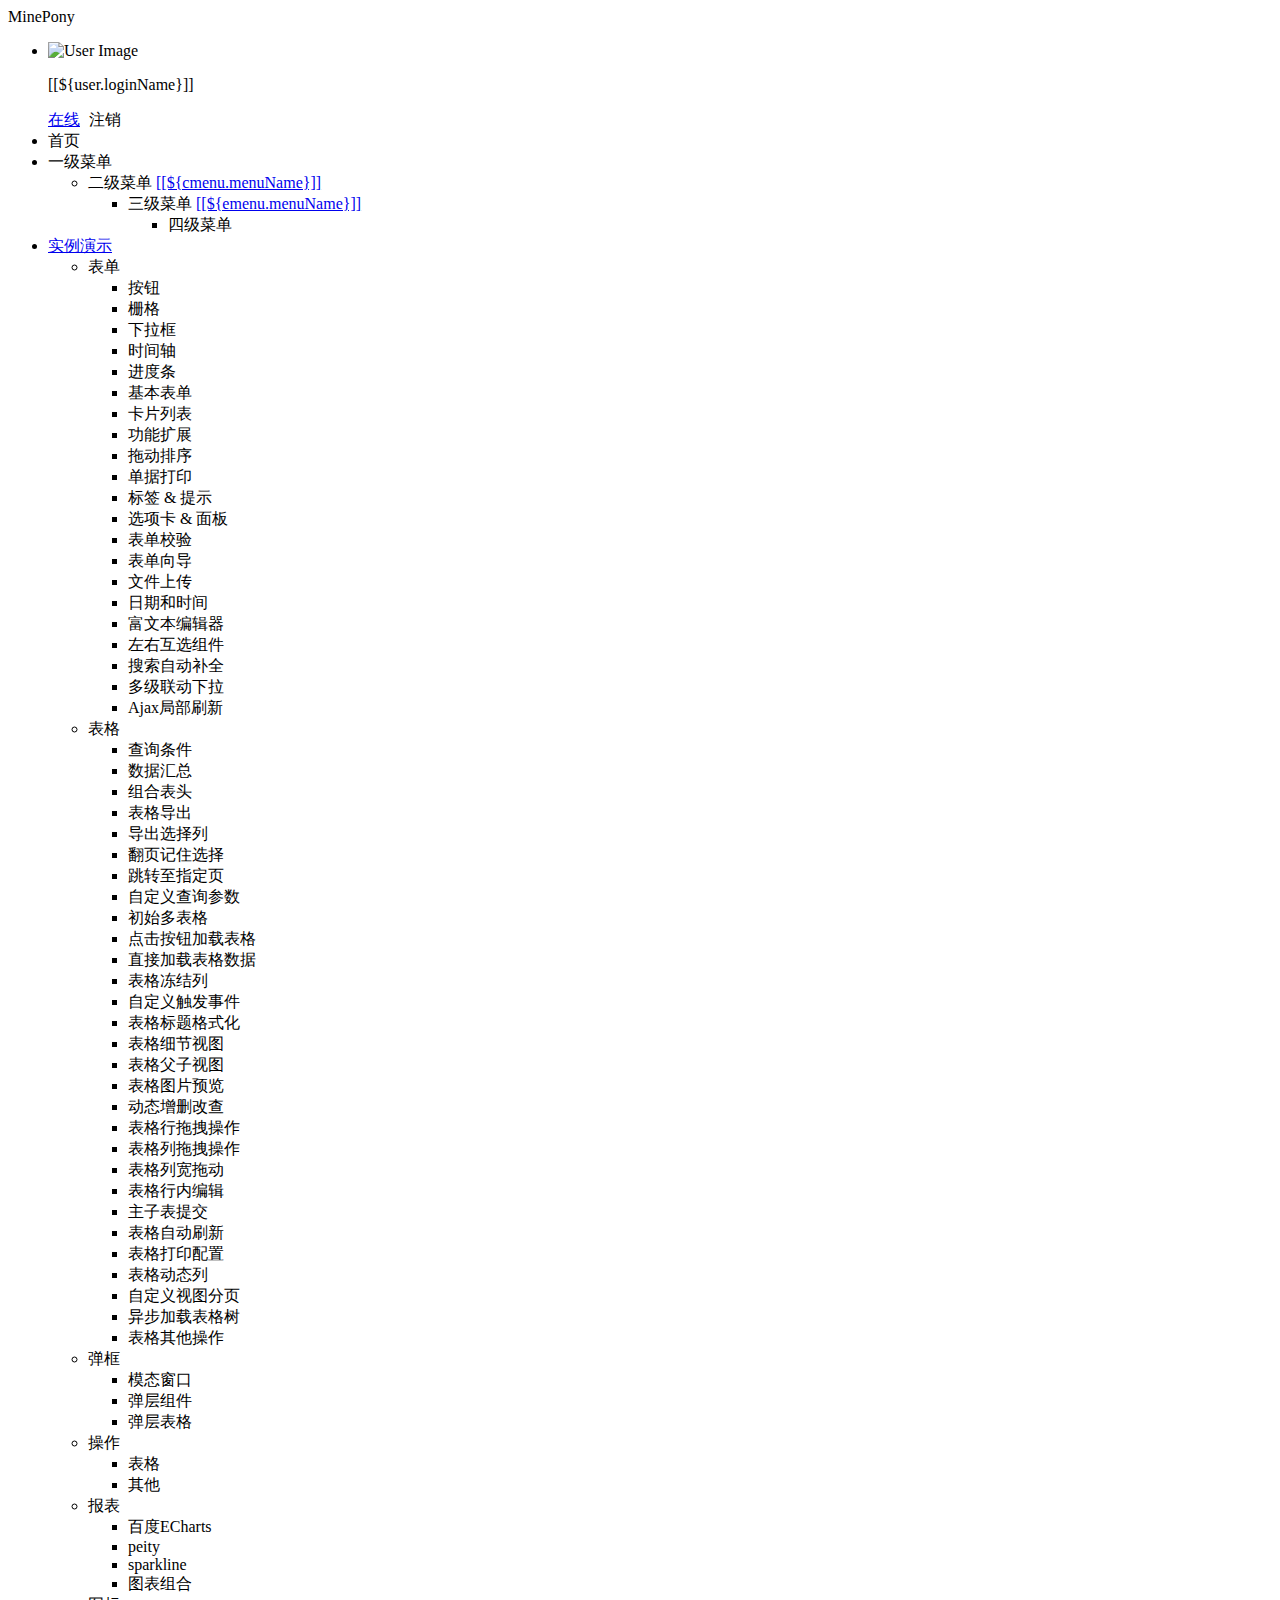
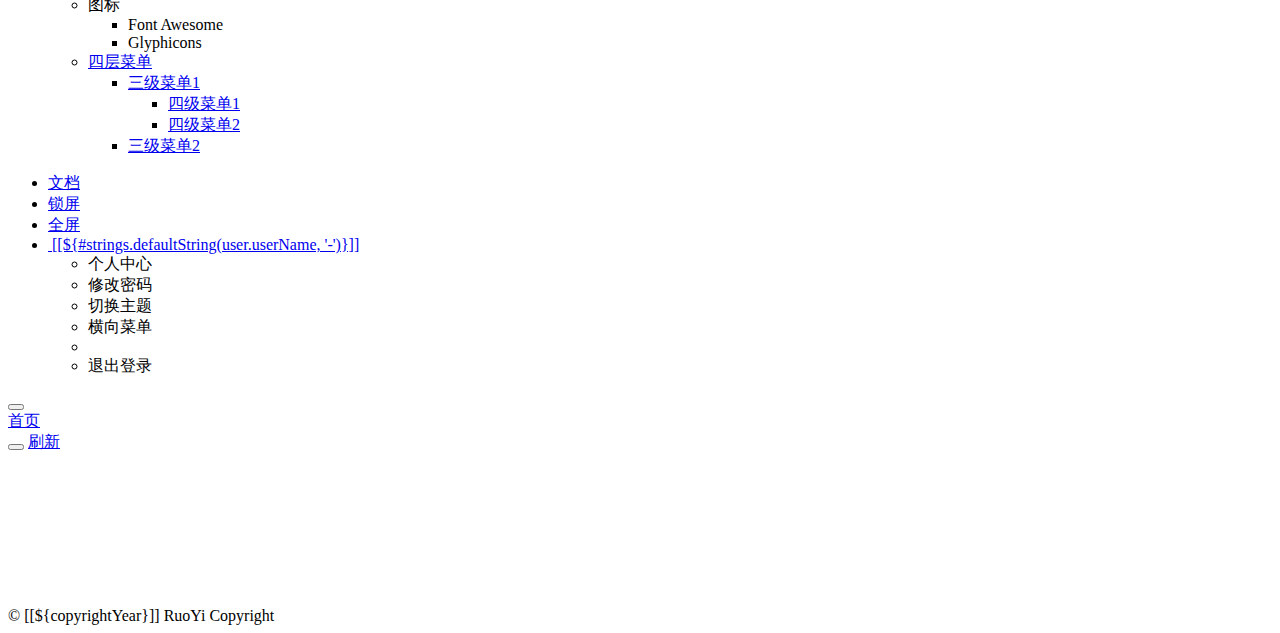
<file: ruoyi-admin/src/main/resources/templates/index.html>
<!DOCTYPE html>
<html  lang="zh" xmlns:th="http://www.thymeleaf.org">
<head>
    <meta charset="utf-8">
    <meta name="viewport" content="width=device-width, initial-scale=1.0">
    <meta name="renderer" content="webkit">
    <title>若依系统首页</title>
    <!-- 避免IE使用兼容模式 -->
 	<meta http-equiv="X-UA-Compatible" content="IE=edge">
    <link th:href="@{favicon.ico}" rel="shortcut icon"/>
    <link th:href="@{/css/bootstrap.min.css}" rel="stylesheet"/>
    <link th:href="@{/css/jquery.contextMenu.min.css}" rel="stylesheet"/>
    <link th:href="@{/css/font-awesome.min.css}" rel="stylesheet"/>
    <link th:href="@{/css/animate.min.css}" rel="stylesheet"/>
    <link th:href="@{/css/style.min.css}" rel="stylesheet"/>
    <link th:href="@{/css/skins.css}" rel="stylesheet"/>
    <link th:href="@{/ruoyi/css/ry-ui.css?v=4.7.7}" rel="stylesheet"/>
</head>
<body class="fixed-sidebar full-height-layout gray-bg" th:classappend="${isMobile} ? 'canvas-menu'" style="overflow: hidden">
<div id="wrapper">

    <!--左侧导航开始-->
    <nav class="navbar-default navbar-static-side" role="navigation">
        <div class="nav-close">
            <i class="fa fa-times-circle"></i>
        </div>
        <a th:href="@{/index}">
            <li class="logo hidden-xs">
                <span class="logo-lg">MinePony</span>
            </li>
         </a>
        <div class="sidebar-collapse">
            <ul class="nav" id="side-menu">
            	<li>
            		<div class="user-panel">
            			<a class="menuItem noactive" title="个人中心" th:href="@{/system/user/profile}">
            				<div class="hide" th:text="个人中心"></div>
					        <div class="pull-left image">
		                    	<img th:src="(${#strings.isEmpty(user.avatar)}) ? @{/img/profile.jpg} : @{${user.avatar}}" th:onerror="this.src='img/profile.jpg'" class="img-circle" alt="User Image">
					        </div>
				        </a>
				        <div class="pull-left info">
				          <p>[[${user.loginName}]]</p>
				          <a href="#"><i class="fa fa-circle text-success"></i> 在线</a>
				          <a th:href="@{logout}" style="padding-left:5px;"><i class="fa fa-sign-out text-danger"></i> 注销</a>
				        </div>
				    </div>
            	</li>
                <li>
                    <a class="menuItem" th:href="@{/system/main}"><i class="fa fa-home"></i> <span class="nav-label">首页</span> </a>
                </li>
                <li th:each="menu : ${menus}">
                	<a th:class="@{${!#strings.isEmpty(menu.url) && menu.url != '#'} ? ${menu.target}}" th:href="@{${#strings.isEmpty(menu.url)} ? |#| : ${menu.url}}" th:data-refresh="${menu.isRefresh == '0'}">
                		<i class="fa fa-bar-chart-o" th:class="${menu.icon}"></i>
                    	<span class="nav-label" th:text="${menu.menuName}">一级菜单</span>
                    	<span th:class="${#strings.isEmpty(menu.url) || menu.url == '#'} ? |fa arrow|"></span>
                	</a>
                    <ul class="nav nav-second-level collapse">
						<li th:each="cmenu : ${menu.children}">
							<a th:if="${#lists.isEmpty(cmenu.children)}" th:class="${#strings.isEmpty(cmenu.target)} ? |menuItem| : ${cmenu.target}" th:utext="${cmenu.menuName}" th:href="@{${cmenu.url}}" th:data-refresh="${cmenu.isRefresh == '0'}">二级菜单</a>
							<a th:if="${not #lists.isEmpty(cmenu.children)}" href="#">[[${cmenu.menuName}]]<span class="fa arrow"></span></a>
							<ul th:if="${not #lists.isEmpty(cmenu.children)}" class="nav nav-third-level">
								<li th:each="emenu : ${cmenu.children}">
								    <a th:if="${#lists.isEmpty(emenu.children)}" th:class="${#strings.isEmpty(emenu.target)} ? |menuItem| : ${emenu.target}" th:text="${emenu.menuName}" th:href="@{${emenu.url}}" th:data-refresh="${emenu.isRefresh == '0'}">三级菜单</a>
								    <a th:if="${not #lists.isEmpty(emenu.children)}" href="#">[[${emenu.menuName}]]<span class="fa arrow"></span></a>
								    <ul th:if="${not #lists.isEmpty(emenu.children)}" class="nav nav-four-level">
								      	<li th:each="fmenu : ${emenu.children}"><a th:if="${#lists.isEmpty(fmenu.children)}" th:class="${#strings.isEmpty(fmenu.target)} ? |menuItem| : ${fmenu.target}" th:text="${fmenu.menuName}" th:href="@{${fmenu.url}}" th:data-refresh="${fmenu.isRefresh == '0'}">四级菜单</a></li>
								    </ul>
								</li>
							</ul>
						</li>
					</ul>
                </li>
                <li th:if="${demoEnabled}">
                    <a href="#"><i class="fa fa-desktop"></i><span class="nav-label">实例演示</span><span class="fa arrow"></span></a>
                    <ul class="nav nav-second-level collapse">
                        <li> <a>表单<span class="fa arrow"></span></a>
                            <ul class="nav nav-third-level">
								<li><a class="menuItem" th:href="@{/demo/form/button}">按钮</a></li>
								<li><a class="menuItem" th:href="@{/demo/form/grid}">栅格</a></li>
								<li><a class="menuItem" th:href="@{/demo/form/select}">下拉框</a></li>
								<li><a class="menuItem" th:href="@{/demo/form/timeline}">时间轴</a></li>
								<li><a class="menuItem" th:href="@{/demo/form/progress_bars}">进度条</a></li>
								<li><a class="menuItem" th:href="@{/demo/form/basic}">基本表单</a></li>
								<li><a class="menuItem" th:href="@{/demo/form/cards}">卡片列表</a></li>
								<li><a class="menuItem" th:href="@{/demo/form/jasny}">功能扩展</a></li>
								<li><a class="menuItem" th:href="@{/demo/form/sortable}">拖动排序</a></li>
								<li><a class="menuItem" th:href="@{/demo/form/invoice}">单据打印</a></li>
								<li><a class="menuItem" th:href="@{/demo/form/labels_tips}">标签 & 提示</a></li>
								<li><a class="menuItem" th:href="@{/demo/form/tabs_panels}">选项卡 & 面板</a></li>
								<li><a class="menuItem" th:href="@{/demo/form/validate}">表单校验</a></li>
								<li><a class="menuItem" th:href="@{/demo/form/wizard}">表单向导</a></li>
								<li><a class="menuItem" th:href="@{/demo/form/upload}">文件上传</a></li>
								<li><a class="menuItem" th:href="@{/demo/form/datetime}">日期和时间</a></li>
								<li><a class="menuItem" th:href="@{/demo/form/summernote}">富文本编辑器</a></li>
								<li><a class="menuItem" th:href="@{/demo/form/duallistbox}">左右互选组件</a></li>
								<li><a class="menuItem" th:href="@{/demo/form/autocomplete}">搜索自动补全</a></li>
								<li><a class="menuItem" th:href="@{/demo/form/cxselect}">多级联动下拉</a></li>
								<li><a class="menuItem" th:href="@{/demo/form/localrefresh}">Ajax局部刷新</a></li>
							</ul>
                        </li>
                        <li> <a>表格<span class="fa arrow"></span></a>
                            <ul class="nav nav-third-level">
								<li><a class="menuItem" th:href="@{/demo/table/search}">查询条件</a></li>
								<li><a class="menuItem" th:href="@{/demo/table/footer}">数据汇总</a></li>
								<li><a class="menuItem" th:href="@{/demo/table/groupHeader}">组合表头</a></li>
								<li><a class="menuItem" th:href="@{/demo/table/export}">表格导出</a></li>
								<li><a class="menuItem" th:href="@{/demo/table/exportSelected}">导出选择列</a></li>
								<li><a class="menuItem" th:href="@{/demo/table/remember}">翻页记住选择</a></li>
								<li><a class="menuItem" th:href="@{/demo/table/pageGo}">跳转至指定页</a></li>
								<li><a class="menuItem" th:href="@{/demo/table/params}">自定义查询参数</a></li>
								<li><a class="menuItem" th:href="@{/demo/table/multi}">初始多表格</a></li>
								<li><a class="menuItem" th:href="@{/demo/table/button}">点击按钮加载表格</a></li>
								<li><a class="menuItem" th:href="@{/demo/table/data}">直接加载表格数据</a></li>
								<li><a class="menuItem" th:href="@{/demo/table/fixedColumns}">表格冻结列</a></li>
								<li><a class="menuItem" th:href="@{/demo/table/event}">自定义触发事件</a></li>
								<li><a class="menuItem" th:href="@{/demo/table/headerStyle}">表格标题格式化</a></li>
								<li><a class="menuItem" th:href="@{/demo/table/detail}">表格细节视图</a></li>
								<li><a class="menuItem" th:href="@{/demo/table/child}">表格父子视图</a></li>
								<li><a class="menuItem" th:href="@{/demo/table/image}">表格图片预览</a></li>
								<li><a class="menuItem" th:href="@{/demo/table/curd}">动态增删改查</a></li>
								<li><a class="menuItem" th:href="@{/demo/table/reorderRows}">表格行拖拽操作</a></li>
								<li><a class="menuItem" th:href="@{/demo/table/reorderColumns}">表格列拖拽操作</a></li>
								<li><a class="menuItem" th:href="@{/demo/table/resizable}">表格列宽拖动</a></li>
								<li><a class="menuItem" th:href="@{/demo/table/editable}">表格行内编辑</a></li>
								<li><a class="menuItem" th:href="@{/demo/table/subdata}">主子表提交</a></li>
								<li><a class="menuItem" th:href="@{/demo/table/refresh}">表格自动刷新</a></li>
								<li><a class="menuItem" th:href="@{/demo/table/print}">表格打印配置</a></li>
								<li><a class="menuItem" th:href="@{/demo/table/dynamicColumns}">表格动态列</a></li>
								<li><a class="menuItem" th:href="@{/demo/table/customView}">自定义视图分页</a></li>
								<li><a class="menuItem" th:href="@{/demo/table/asynTree}">异步加载表格树</a></li>
								<li><a class="menuItem" th:href="@{/demo/table/other}">表格其他操作</a></li>
							</ul>
                        </li>
                        <li> <a>弹框<span class="fa arrow"></span></a>
                            <ul class="nav nav-third-level">
								<li><a class="menuItem" th:href="@{/demo/modal/dialog}">模态窗口</a></li>
								<li><a class="menuItem" th:href="@{/demo/modal/layer}">弹层组件</a></li>
								<li><a class="menuItem" th:href="@{/demo/modal/table}">弹层表格</a></li>
							</ul>
                        </li>
                        <li> <a>操作<span class="fa arrow"></span></a>
                            <ul class="nav nav-third-level">
								<li><a class="menuItem" th:href="@{/demo/operate/table}">表格</a></li>
								<li><a class="menuItem" th:href="@{/demo/operate/other}">其他</a></li>
							</ul>
                        </li>
                        <li> <a>报表<span class="fa arrow"></span></a>
                            <ul class="nav nav-third-level">
								<li><a class="menuItem" th:href="@{/demo/report/echarts}">百度ECharts</a></li>
								<li><a class="menuItem" th:href="@{/demo/report/peity}">peity</a></li>
								<li><a class="menuItem" th:href="@{/demo/report/sparkline}">sparkline</a></li>
								<li><a class="menuItem" th:href="@{/demo/report/metrics}">图表组合</a></li>
							</ul>
                        </li>
                        <li> <a>图标<span class="fa arrow"></span></a>
                            <ul class="nav nav-third-level">
								<li><a class="menuItem" th:href="@{/demo/icon/fontawesome}">Font Awesome</a></li>
								<li><a class="menuItem" th:href="@{/demo/icon/glyphicons}">Glyphicons</a></li>
							</ul>
                        </li>
                        <li>
	                        <a href="#"><i class="fa fa-sitemap"></i>四层菜单<span class="fa arrow"></span></a>
	                        <ul class="nav nav-third-level collapse">
	                            <li>
	                                <a href="#" id="damian">三级菜单1<span class="fa arrow"></span></a>
	                                <ul class="nav nav-third-level">
	                                    <li>
	                                        <a href="#">四级菜单1</a>
	                                    </li>
	                                    <li>
	                                        <a href="#">四级菜单2</a>
	                                    </li>
	                                </ul>
	                            </li>
	                            <li><a href="#">三级菜单2</a></li>
	                        </ul>
	                    </li>
                    </ul>
                </li>
            </ul>
        </div>
    </nav>
    <!--左侧导航结束-->

    <!--右侧部分开始-->
    <div id="page-wrapper" class="gray-bg dashbard-1">
        <div class="row border-bottom">
            <nav class="navbar navbar-static-top" role="navigation" style="margin-bottom: 0">
                <div class="navbar-header">
                    <a class="navbar-minimalize minimalize-styl-2" style="color:#FFF;" href="#" title="收起菜单">
                    	<i class="fa fa-bars"></i>
                    </a>
                </div>
                <ul class="nav navbar-top-links navbar-right welcome-message">
                    <li><a data-toggle="tooltip" data-trigger="hover" data-placement="bottom" title="开发文档" href="http://doc.ruoyi.vip/ruoyi" target="_blank"><i class="fa fa-question-circle"></i> 文档</a></li>
                    <li><a data-toggle="tooltip" data-trigger="hover" data-placement="bottom" title="锁定屏幕" href="#" id="lockScreen"><i class="fa fa-lock"></i> 锁屏</a></li>
	                <li><a data-toggle="tooltip" data-trigger="hover" data-placement="bottom" title="全屏显示" href="#" id="fullScreen"><i class="fa fa-arrows-alt"></i> 全屏</a></li>
                    <li class="dropdown user-menu">
						<a href="javascript:void(0)" class="dropdown-toggle" data-hover="dropdown">
							<img th:src="(${#strings.isEmpty(user.avatar)}) ? @{/img/profile.jpg} : @{${user.avatar}}" th:onerror="this.src='img/profile.jpg'" class="user-image">
							<span class="hidden-xs">[[${#strings.defaultString(user.userName, '-')}]]</span>
						</a>
						<ul class="dropdown-menu">
							<li class="mt5">
								<a th:href="@{/system/user/profile}" class="menuItem noactive">
								<i class="fa fa-user"></i> 个人中心</a>
							</li>
							<li>
								<a onclick="resetPwd()">
								<i class="fa fa-key"></i> 修改密码</a>
							</li>
							<li>
								<a onclick="switchSkin()">
								<i class="fa fa-dashboard"></i> 切换主题</a>
							</li>
							<li>
								<a onclick="toggleMenu()">
								<i class="fa fa-toggle-off"></i> 横向菜单</a>
							</li>
							<li class="divider"></li>
							<li>
								<a th:href="@{logout}">
								<i class="fa fa-sign-out"></i> 退出登录</a>
							</li>
						</ul>
					</li>
                </ul>
            </nav>
        </div>
        <div class="row content-tabs" th:classappend="${#bools.isFalse(tagsView)} ? |hide|">
            <button class="roll-nav roll-left tabLeft">
                <i class="fa fa-backward"></i>
            </button>
            <nav class="page-tabs menuTabs">
                <div class="page-tabs-content">
                    <a href="javascript:;" class="active menuTab" th:data-id="@{/system/main}">首页</a>
                </div>
            </nav>
            <button class="roll-nav roll-right tabRight">
                <i class="fa fa-forward"></i>
            </button>
            <a href="javascript:void(0);" class="roll-nav roll-right tabReload"><i class="fa fa-refresh"></i> 刷新</a>
        </div>

        <a id="ax_close_max" class="ax_close_max" href="#" title="关闭全屏"> <i class="fa fa-times-circle-o"></i> </a>

        <div class="row mainContent" id="content-main" th:classappend="${mainClass}">
            <iframe class="RuoYi_iframe" name="iframe0" width="100%" height="100%" th:data-id="@{/system/main}"
                th:src="@{/system/main}" frameborder="0" seamless></iframe>
        </div>

        <div th:if="${footer}" class="footer">
            <div class="pull-right">© [[${copyrightYear}]] RuoYi Copyright </div>
        </div>
    </div>
    <!--右侧部分结束-->
</div>
<!-- 全局js -->
<script th:src="@{/js/jquery.min.js}"></script>
<script th:src="@{/js/bootstrap.min.js}"></script>
<script th:src="@{/js/plugins/metisMenu/jquery.metisMenu.js}"></script>
<script th:src="@{/js/plugins/slimscroll/jquery.slimscroll.min.js}"></script>
<script th:src="@{/js/jquery.contextMenu.min.js}"></script>
<script th:src="@{/ajax/libs/blockUI/jquery.blockUI.js}"></script>
<script th:src="@{/ajax/libs/layer/layer.min.js}"></script>
<script th:src="@{/ruoyi/js/ry-ui.js?v=4.7.7}"></script>
<script th:src="@{/ruoyi/js/common.js?v=4.7.7}"></script>
<script th:src="@{/ruoyi/index.js?v=20201208}"></script>
<script th:src="@{/ajax/libs/fullscreen/jquery.fullscreen.js}"></script>
<script th:inline="javascript">
window.history.forward(1);
var ctx = [[@{/}]]; 
var lockscreen = [[${session.lockscreen}]]; 
if(lockscreen){window.top.location=ctx+"lockscreen";}
// 皮肤缓存
var skin = storage.get("skin");
// history（表示去掉地址的#）否则地址以"#"形式展示
var mode = "history";
// 历史访问路径缓存
var historyPath = storage.get("historyPath");
// 是否页签与菜单联动
var isLinkage = true;

// 本地主题优先，未设置取系统配置
if($.common.isNotEmpty(skin)){
	$("body").addClass(skin.split('|')[0]);
	$("body").addClass(skin.split('|')[1]);
} else {
	$("body").addClass([[${sideTheme}]]);
	$("body").addClass([[${skinName}]]);
}

/* 用户管理-重置密码 */
function resetPwd() {
    var url = ctx + 'system/user/profile/resetPwd';
    $.modal.open("重置密码", url, '770', '380');
}

/* 切换主题 */
function switchSkin() {
    layer.open({
		type : 2,
		shadeClose : true,
		title : "切换主题",
		area : ["530px", "386px"],
		content : [ctx + "system/switchSkin", 'no']
	})
}

/* 切换菜单 */
function toggleMenu() {
	$.modal.confirm("确认要切换成横向菜单吗？", function() {
		$.get(ctx + 'system/menuStyle/topnav', function(result) {
            window.location.reload();
	    });
	})
}

/** 刷新时访问路径页签 */
function applyPath(url) {
	$('a[href$="' + decodeURI(url) + '"]').click();
	if (!$('a[href$="' + url + '"]').hasClass("noactive")) {
	    $('a[href$="' + url + '"]').parent("li").addClass("selected").parents("li").addClass("active").end().parents("ul").addClass("in");
	}
}

$(function() {
	var lockPath = storage.get('lockPath');
	if($.common.equals("history", mode) && window.performance.navigation.type == 1) {
		var url = storage.get('publicPath');
	    if ($.common.isNotEmpty(url)) {
	    	applyPath(url);
	    }
	} else if($.common.isNotEmpty(lockPath)) {
	    applyPath(lockPath);
	    storage.remove('lockPath');
	} else {
		var hash = location.hash;
	    if ($.common.isNotEmpty(hash)) {
	        var url = hash.substring(1, hash.length);
	        applyPath(url);
	    } else {
	    	if($.common.equals("history", mode)) {
	    		storage.set('publicPath', "");
	    	}
	    }
	}
	
	/* 初始密码提示 */
	if([[${isDefaultModifyPwd}]]) {
		layer.confirm("您的密码还是初始密码，请修改密码！", {
			icon: 0,
			title: "安全提示",
			btn: ['确认'	, '取消'],
			offset: ['30%']
		}, function (index) {
			resetPwd();
			layer.close(index);
		});
	}
	
	/* 过期密码提示 */
	if([[${isPasswordExpired}]]) {
		layer.confirm("您的密码已过期，请尽快修改密码！", {
			icon: 0,
			title: "安全提示",
			btn: ['确认'	, '取消'],
			offset: ['30%']
		}, function (index) {
			resetPwd();
			layer.close(index);
		});
	}
	$("[data-toggle='tooltip']").tooltip();
});
</script>
</body>
</html>
</file>
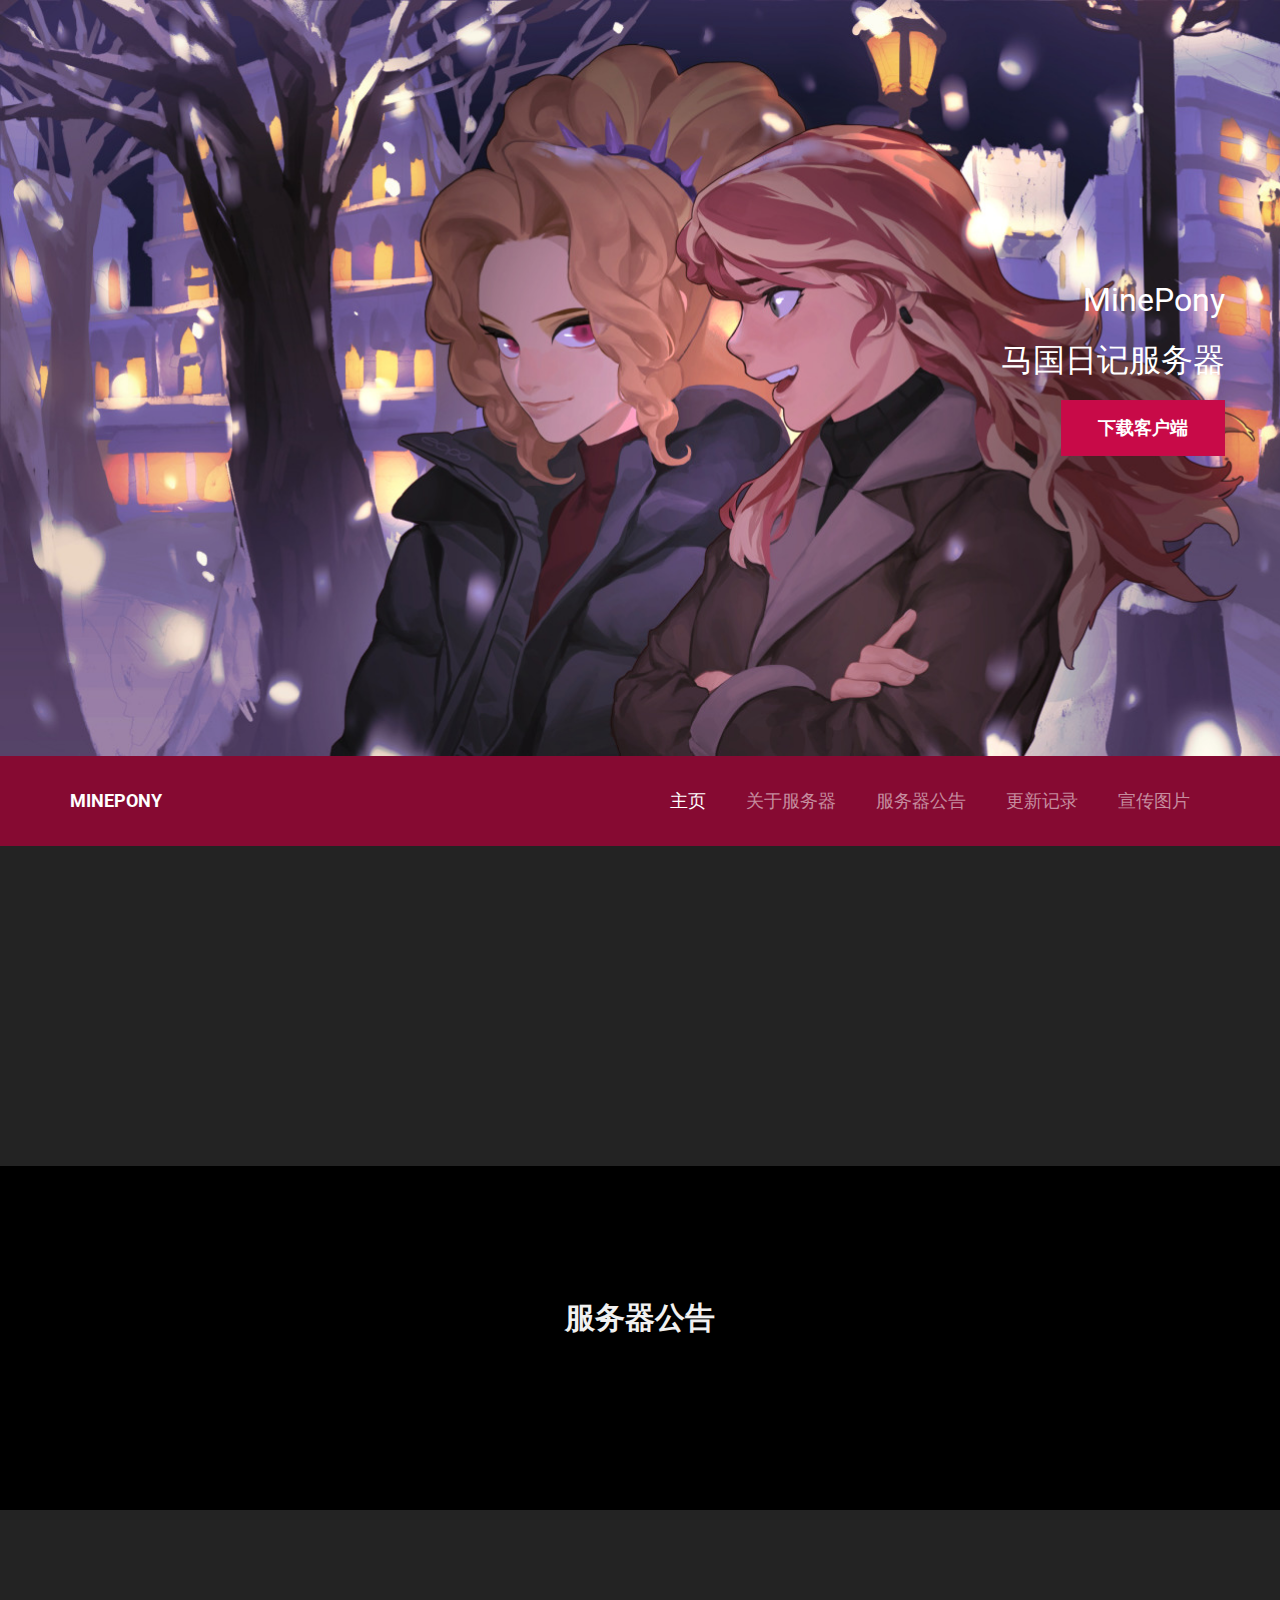
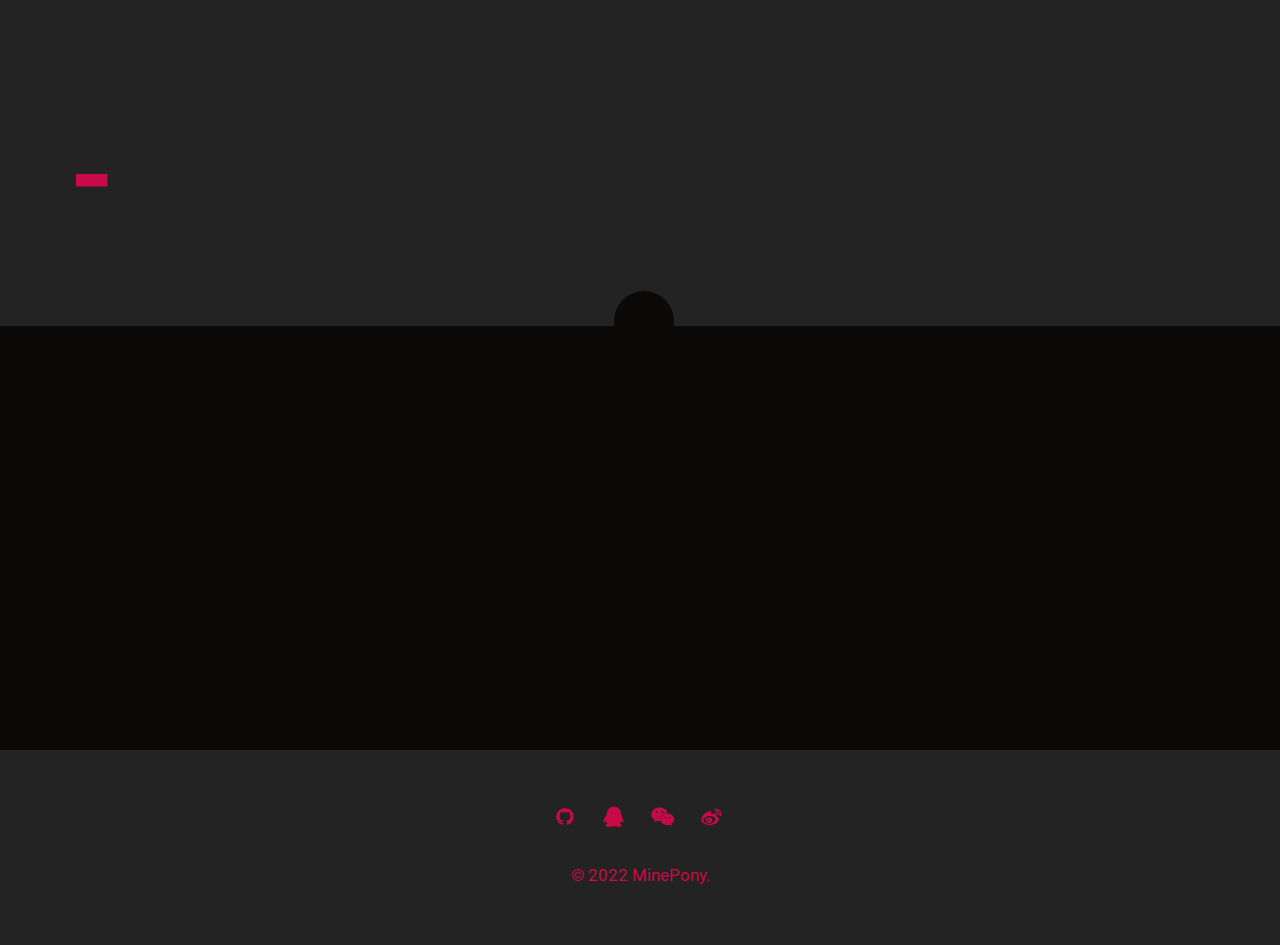
<file: ruoyi-admin/src/main/resources/templates/front/plan1/index.html>
<!DOCTYPE html>
<html lang="en" xmlns:th="http://www.thymeleaf.org">
<head>
    <meta charset="utf-8">
    <meta http-equiv="X-UA-Compatible" content="IE=edge">

    <title>MinePony 马国日记服务器</title>

    <!-- Mobile Specific Metas -->
    <meta name="viewport" content="width=device-width, initial-scale=1">

    <!-- CSS -->
    <!-- Bootstrap -->
    <link href="../../../static/front/plan1/assets/css/bootstrap.min.css" rel="stylesheet"
          th:href="@{/front/plan1/assets/css/bootstrap.min.css}">
    <link rel="stylesheet" href="../../../static/front/plan1/css/font-awesome.min.css"
          th:href="@{/front/plan1/css/font-awesome.min.css}">
    <link rel="stylesheet" href="../../../static/front/plan1/css/animate.css" th:href="@{/front/plan1/css/animate.css}">
    <link rel="stylesheet" href="../../../static/front/plan1/css/style.css" th:href="@{/front/plan1/css/style.css}">
    <link rel="stylesheet" href="../../../static/front/plan1/js/viewer/viewer.min.css" th:href="@{/front/plan1/js/viewer/viewer.min.css}">

</head>
<body data-spy="scroll" data-target=".main-nav">

<section id="section-banner">
    <div class="pattern-overlay"></div>
    <div class="container">
        <div class="row">
            <div class="banner-content wow fadeInRight">
                <h2 class="title">
                    <span>MinePony</span>
                    <span>马国日记服务器</span>
                </h2>
                <a class="btn btn-default" id="download_btn" target="_blank">下载客户端</a>
            </div>
        </div>
    </div>
</section>

<!-- section menu start -->

<section class="section-menu">
    <div class="navbar navbar-default main-nav" role="navigation">
        <div class="container">
            <div class="navbar-header">
                <button class="navbar-toggle collapsed" data-target="#bs-example-navbar-collapse-1" data-toggle="collapse">
                    <span class="sr-only"></span>
                    <span class="icon-bar"></span>
                    <span class="icon-bar"></span>
                    <span class="icon-bar"></span>
                </button>

                <a href="#" class="navbar-brand">MinePony</a>
            </div>  <!-- navbar-header end -->
            <!-- main nav  -->

            <div class="collapse navbar-collapse navigation" id="bs-example-navbar-collapse-1" role="navigation">
                <ul class="nav navbar-nav navbar-right">
                    <li class="active"><a href="#section-banner">主页 </a></li>
                    <li><a href="#section-profile">关于服务器 </a></li>
                    <li><a href="#section-announcement">服务器公告</a></li>
                    <li><a href="#section-resume">更新记录 </a></li>
                    <li><a href="#section-portfolio">宣传图片 </a></li>
                </ul>
            </div><!-- /.navbar-collapse -->
        </div><!-- /.container-fluid -->
    </div>
</section>
<!-- section menu end -->
<!--<section id="section-overview" class="section-padding">-->
<!--    <div class="container">-->
<!--        <div class="row">-->
<!--            <div class="service-wrapper">-->
<!--                <div class="service-inner wow fadeInRight" data-wow-delay=".2s">-->
<!--                    <i class="fa fa-users"></i>-->
<!--                    <div class="service-box">-->
<!--                        <h3>加入群聊</h3>-->
<!--                        <p>马国日记QQ群: 176769365</p>-->
<!--                    </div>-->
<!--                </div> &lt;!&ndash; service -inner  &ndash;&gt;-->
<!--                <div class="service-inner wow fadeInRight" data-wow-delay=".5s">-->
<!--                    <i class="fa fa-bank"></i>-->
<!--                    <div class="service-box">-->
<!--                        <h3>(标题)</h3>-->
<!--                        <p>内容......</p>-->
<!--                    </div>-->
<!--                </div>  &lt;!&ndash; service -inner  &ndash;&gt;-->
<!--                <div class="service-inner wow fadeInRight" data-wow-delay=".8s">-->
<!--                    <i class="fa fa-pencil"></i>-->
<!--                    <div class="service-box">-->
<!--                        <h3>(标题)</h3>-->
<!--                        <p>内容......</p>-->
<!--                    </div>-->
<!--                </div> &lt;!&ndash; service -inner  &ndash;&gt;-->
<!--                <div class="service-inner wow fadeInRight" data-wow-delay="1.1s">-->
<!--                    <i class="fa fa-globe"></i>-->
<!--                    <div class="service-box">-->
<!--                        <h3>(标题)</h3>-->
<!--                        <p>内容......</p>-->
<!--                    </div>-->
<!--                </div>  &lt;!&ndash; service -inner  &ndash;&gt;-->
<!--            </div>-->
<!--        </div>&lt;!&ndash; row end &ndash;&gt;-->
<!--    </div>-->
<!--</section>-->
<!-- section overview end -->

<!-- section profile start -->

<section id="section-profile" class="section-padding">
    <div class="profile-bg visible-md visible-lg" id="server_Introduction_image"></div>
    <div class="container">
        <div class="row">
            <div class="col-md-7 col-sm-12 pull-right">
                <div class="profile-desc wow fadeInRight">
                    <h2 class="section-title uppercase" id="server_Introduction_title"></h2>
                    <br/>
                    <p style="font-size: 18px;" id="server_Introduction_content"></p>
                </div>
            </div>
        </div> <!-- row end -->
    </div><!-- container end -->
</section>
<!-- section profile end -->


<!-- announcement start -->

<!--<section id="section-announcement" class="section-padding">-->
<!--    <div class="container">-->
<!--        <div class="row">-->
<!--            <div class="col-md-12 text-center wow fadeInUp">-->
<!--                <h2 class="heading-title">服务器公告</h2>-->
<!--                <p style="font-size: 18px">-->
<!--                    bla bla bla bla bla bla bla bla bla bla bla bla bla bla-->
<!--                    bla bla bla bla bla bla bla bla bla bla bla bla bla bla-->
<!--                    bla bla bla bla bla bla bla bla bla bla bla bla bla bla-->
<!--                    bla bla bla bla bla bla bla bla bla bla bla bla bla bla-->
<!--                    bla bla bla bla bla bla bla bla bla bla bla bla bla bla-->
<!--                    bla bla bla bla bla bla bla bla bla bla bla bla bla bla-->
<!--                    bla bla bla bla bla bla bla bla bla bla bla bla bla bla-->
<!--                    bla bla bla bla bla bla bla bla bla bla bla bla bla bla-->
<!--                </p>-->
<!--            </div>-->
<!--        </div>-->
<!--    </div>-->
<!--</section>-->

<section id="section-announcement" class="section-padding" style="background-color: black">
    <div class="container">
        <div class="row">
            <div class="col-md-12 text-center">
                <h2 class="heading-title">服务器公告</h2>
            </div>
            <div class="col-md-12 col-sm-12 wow fadeInLeft">
                <div class="skill-desc">
                    <p style="font-size: 18px" id="server_bulletin_content"></p>
                </div>
            </div>
        </div>
    </div>
</section>

<!-- announcement end -->

<!-- Resume start -->

<section id="section-resume" class="section-padding">

    <div class="container">
        <div class="row">
            <div class="col-md-12 wow fadeInLeft">
                <div class="resume-inner">
                    <h2 class="heading-title">服务器更新记录</h2>
                    <p>
                        记录服务器近 4 次的更新记录....
                    </p>
                </div>
            </div>
        </div>

        <div class="row">
            <div class="timeline-centered" id="update_log_div">

<!--                <article class="timeline-entry">-->
<!--                    <div class="timeline-entry-inner">-->
<!--                        <div class="timeline-icon bg-success">-->
<!--                            <i class="entypo-feather"></i>-->
<!--                        </div>-->
<!--                        <div class="timeline-label">-->
<!--                            <h3 class="resume-title">2022年 XX月 XX日</h3>-->
<!--                            <p>-->
<!--                                更新了...bla bla bla bla bla bla bla bla bla bla bla bla bla bla-->
<!--                            </p>-->
<!--                        </div>-->
<!--                    </div>-->
<!--                </article>-->

<!--                <article class="timeline-entry">-->
<!--                    <div class="timeline-entry-inner">-->
<!--                        <div class="timeline-icon bg-success">-->
<!--                            <i class="entypo-feather"></i>-->
<!--                        </div>-->

<!--                        <div class="timeline-label">-->
<!--                            <h3 class="resume-title">2022年 XX月 XX日</h3>-->
<!--                            <p>-->
<!--                                更新了...bla bla bla bla bla bla bla bla bla bla bla bla bla bla-->
<!--                            </p>-->
<!--                        </div>-->
<!--                    </div>-->
<!--                </article>-->

<!--                <article class="timeline-entry">-->
<!--                    <div class="timeline-entry-inner">-->
<!--                        <div class="timeline-icon bg-success">-->
<!--                            <i class="entypo-feather"></i>-->
<!--                        </div>-->
<!--                        <div class="timeline-label">-->
<!--                            <h3 class="resume-title">Graphics design diploma</h3>-->
<!--                            <p>-->
<!--                                更新了...bla bla bla bla bla bla bla bla bla bla bla bla bla bla-->
<!--                            </p>-->
<!--                        </div>-->
<!--                    </div>-->
<!--                </article>-->

                <article class="timeline-entry begin">
                    <div class="timeline-entry-inner">
                        <div class="timeline-icon"
                             style="-webkit-transform: rotate(-90deg); -moz-transform: rotate(-90deg);">
                            <i class="entypo-flight"></i>
                        </div>
                    </div>
                </article>

            </div>
        </div>
    </div>


</section>
<!-- Resume end -->


<!-- section portfolio start -->

<section id="section-portfolio" class="section-padding">
    <div class="container">
        <div class="row">
            <div class="col-md-12 text-center wow fadeInUp">
                <div class="section-heading">
                    <h2 class="heading-title">宣传图片</h2>
                    <p>这里是服务器的宣传图片......</p>
                </div>
            </div>
        </div>

        <div class="row" id="image-row">

<!--            <div class="col-md-4 col-sm-4">-->
<!--                <div class="portfolio-box">-->
<!--                    <img src="../../../static/front/plan1/images/portfolio/portfolio_pic1.jpg" alt=""-->
<!--                         class="img-responsive">-->
<!--                    <div class="image-overlay text-center">-->
<!--                        <a href="../../../static/front/plan1/images/portfolio/portfolio_pic1.jpg"-->
<!--                           data-rel="prettyPhoto"><i class="fa fa-arrows-alt"></i></a>-->
<!--                    </div>-->
<!--                </div>-->
<!--            </div> &lt;!&ndash; col-md-4 end &ndash;&gt;-->
<!--            <div class="col-md-4 col-sm-4">-->
<!--                <div class="portfolio-box">-->
<!--                    <img src="../../../static/front/plan1/images/portfolio/portfolio_pic2.jpg" alt=""-->
<!--                         class="img-responsive">-->
<!--                </div>-->
<!--            </div> &lt;!&ndash; col-md-4 end 3step&ndash;&gt;-->
<!--            <div class="col-md-4 col-sm-4">-->
<!--                <div class="portfolio-box">-->
<!--                    <img src="../../../static/front/plan1/images/portfolio/portfolio_pic3.jpg" alt=""-->
<!--                         class="img-responsive">-->
<!--                </div>-->
<!--            </div> &lt;!&ndash; col-md-4 end &ndash;&gt;-->
<!--            <div class="clearfix"></div>-->
<!--            <div class="col-md-4 col-sm-4">-->
<!--                <div class="portfolio-box">-->
<!--                    <img src="../../../static/front/plan1/images/portfolio/portfolio_pic4.jpg" alt=""-->
<!--                         class="img-responsive">-->
<!--                </div>-->
<!--            </div> &lt;!&ndash; col-md-4 end &ndash;&gt;-->
<!--            <div class="col-md-4 col-sm-4">-->
<!--                <div class="portfolio-box">-->
<!--                    <img src="../../../static/front/plan1/images/portfolio/portfolio_pic5.jpg" alt=""-->
<!--                         class="img-responsive">-->
<!--                </div>-->
<!--            </div> &lt;!&ndash; col-md-4 end 6 step &ndash;&gt;-->
<!--            <div class="col-md-4 col-sm-4">-->
<!--                <div class="portfolio-box">-->
<!--                    <img src="../../../static/front/plan1/images/portfolio/portfolio_pic6.jpg" alt=""-->
<!--                         class="img-responsive">-->
<!--                </div>-->
<!--            </div> &lt;!&ndash; col-md-4 end &ndash;&gt;-->
<!--            <div class="clearfix"></div>-->
<!--            <div class="col-md-4 col-sm-4">-->
<!--                <div class="portfolio-box">-->
<!--                    <img src="../../../static/front/plan1/images/portfolio/portfolio_pic7.jpg" alt=""-->
<!--                         class="img-responsive">-->
<!--                </div>-->
<!--            </div> &lt;!&ndash; col-md-4 end &ndash;&gt;-->
<!--            <div class="col-md-4 col-sm-4">-->
<!--                <div class="portfolio-box">-->
<!--                    <img src="../../../static/front/plan1/images/portfolio/portfolio_pic8.jpg" alt=""-->
<!--                         class="img-responsive">-->
<!--                </div>-->
<!--            </div> &lt;!&ndash; col-md-4 end &ndash;&gt;-->
<!--            <div class="col-md-4 col-sm-4">-->
<!--                <div class="portfolio-box">-->
<!--                    <img src="../../../static/front/plan1/images/portfolio/portfolio_pic9.jpg" alt=""-->
<!--                         class="img-responsive">-->
<!--                </div>-->
<!--            </div> &lt;!&ndash; col-md-4 end &ndash;&gt;-->
        </div>
    </div>
</section>

<footer id="section-footer">
    <div class="container">
        <div class="row">
            <div class="col-md-12 text-center">
                <ul class="socail-link list-inline">
                    <li><a href="#"><i class="fa fa-github"></i></a></li>
                    <li><a href="#"><i class="fa fa-qq"></i></a></li>
                    <li><a href="#"><i class="fa fa-weixin"></i></a></li>
                    <li><a href="#"><i class="fa fa-weibo"></i></a></li>
                </ul>
                <h4>&copy; 2022 MinePony. </h4>
            </div>
        </div>
    </div>
</footer>

<!-- jQuery (necessary for Bootstrap's JavaScript plugins) -->
<!--    <script src="https://ajax.googleapis.com/ajax/libs/jquery/1.11.2/jquery.min.js"></script>-->
<!-- Include all compiled plugins (below), or include individual files as needed -->
<!-- initialize jQuery Library -->
<script type="text/javascript" src="../../../static/front/plan1/js/jquery.js"
        th:src="@{/front/plan1/js/jquery.js}"></script>
<!-- Bootstrap jQuery -->
<script type="text/javascript" src="../../../static/front/plan1/assets/js/bootstrap.min.js"
        th:src="@{/front/plan1/assets/js/bootstrap.min.js}"></script>
<!-- PrettyPhoto -->
<script type="text/javascript" src="../../../static/front/plan1/js/jquery.prettyPhoto.js"
        th:src="@{/front/plan1/js/jquery.prettyPhoto.js}"></script>
<!-- Wow Animation -->
<script type="text/javascript" src="../../../static/front/plan1/js/wow.min.js"
        th:src="@{/front/plan1/js/wow.min.js}"></script>
<!-- singlepagenav -->
<script src="../../../static/front/plan1/js/jquery.singlePageNav.js"
        th:src="@{/front/plan1/js/jquery.singlePageNav.js}"></script>
<!-- Eeasing -->
<script type="text/javascript" src="../../../static/front/plan1/js/jquery.easing.1.3.js"
        th:src="@{/front/plan1/js/jquery.easing.1.3.js}"></script>
<!-- Sticky Menu -->
<script src="../../../static/front/plan1/js/jquery.sticky.js" th:src="@{/front/plan1/js/jquery.sticky.js}"></script>
<script type="text/javascript" src="../../../static/front/plan1/js/custom.js"
        th:src="@{/front/plan1/js/custom.js}"></script>
<script type="text/javascript" src="../../../static/js/axios/axios.js"
        th:src="@{/js/axios/axios.js}"></script>
<script type="text/javascript" src="../../../static/js/common.js"
        th:src="@{/js/common.js}"></script>
<script type="text/javascript" src="../../../static/front/plan1/js/viewer/viewer.min.js"
        th:src="@{/front/plan1/js/viewer/viewer.min.js}"></script>

<script>
    $(".main-nav").sticky();
</script>

<input type="hidden" id="promotionalImageList"  th:value="${promotionalImageList}">
<input type="hidden" id="serverBulletin"  th:value="${serverBulletin}">
<input type="hidden" id="updateLogList"  th:value="${updateLogList}">
<input type="hidden" id="serverIntroduction"  th:value="${serverIntroduction}">
<script>
    new WOW().init();

    // 设置下载路径
    document.getElementById('download_btn').href = baseUrl + '/front/file/serverFile';

    // 给服务器的一些信息赋值
    let promotionalImageList = JSON.parse(document.getElementById('promotionalImageList').value);
    let serverBulletin = JSON.parse(document.getElementById('serverBulletin').value);
    let updateLogList =  JSON.parse(document.getElementById('updateLogList').value);
    let serverIntroduction =  JSON.parse(document.getElementById('serverIntroduction').value);
    // console.log(promotionalImageList);
    // console.log(serverBulletin);
    // console.log(updateLogList);
    // console.log(serverIntroduction);

    // 宣传图片
    let image_row = document.getElementById('image-row');
    let image_list = '';
    for (let i = 0; i < promotionalImageList.length; i++) {
        let img_obj = promotionalImageList[i];
        // console.log(img_obj);
        let id = 'image-'+i;
        image_list += '<div class="col-md-4 col-sm-4">' +
            '                <div class="portfolio-box">' +
            '                    <img id="'+id+'" src="'+ baseUrl + '/front/file/promotionalImage/' + img_obj.imagename +'" alt="这是宣传图片"' +
            '                         class="img-responsive" data-original = "'+ baseUrl + '/front/file/promotionalImage/' + img_obj.imagename +'">' +
            // '                    <div class="image-overlay text-center">' +
            // '                        <a href="'+ baseUrl + '/front/file/promotionalImage/' + img_obj.imagename +'"' +
            // '                           data-rel="prettyPhoto"><i class="fa fa-arrows-alt"></i></a>' +
            // '                    </div>' +
            '                </div>' +
            '            </div>';
        if(i !== 0 && i % 3 === 0){
            image_list += '<div class="clearfix"></div>';
        }
    }
    image_row.innerHTML = image_list;
    // 设置 viewer 图片查看
    var viewer = new Viewer(document.getElementById('image-row'),{
        url: 'data-original'
    });

    // 设置服务器更新日志
    let update_log_div = document.getElementById('update_log_div');
    let update_log_list = '';
    for (let i = 0; i < updateLogList.length; i++) {
        let obj = updateLogList[i];
        update_log_list += '<article class="timeline-entry">' +
            '    <div class="timeline-entry-inner">' +
            '        <div class="timeline-icon bg-success">' +
            '            <i class="entypo-feather"></i>' +
            '        </div>' +
            '        <div class="timeline-label">' +
            '            <h3 class="resume-title">版本: '+ obj.version +'&emsp;更新时间: '+ timestampToChineseDate(obj.createtime) +'</h3>' +
            '            <p>'+ obj.description +'</p>' +
            '        </div>' +
            '    </div>' +
            '</article>'
    }
    update_log_div.innerHTML = update_log_list;

    // 服务器公告
    let server_bulletin_content = document.getElementById('server_bulletin_content');
    server_bulletin_content.innerText = serverBulletin.content;

    // 服务器简介
    // 简介标题
    let server_Introduction_title = document.getElementById('server_Introduction_title');
    server_Introduction_title.innerText = serverIntroduction.title;
    // 简介内容
    let server_Introduction_content = document.getElementById('server_Introduction_content');
    server_Introduction_content.innerText = serverIntroduction.content;
    // 简介图片
    let server_Introduction_image = document.getElementById('server_Introduction_image');
    if(isStringNotEmpty(serverIntroduction.imagename)){
        server_Introduction_image.style.backgroundImage ="url('"+baseUrl + '/front/file/promotionalImage/' + serverIntroduction.imagename+"')";
    }else {
        // 没有设置简介图片就使用默认图片
        server_Introduction_image.classList.add("default-profile");

    }
</script>
</body>
</html>
</file>
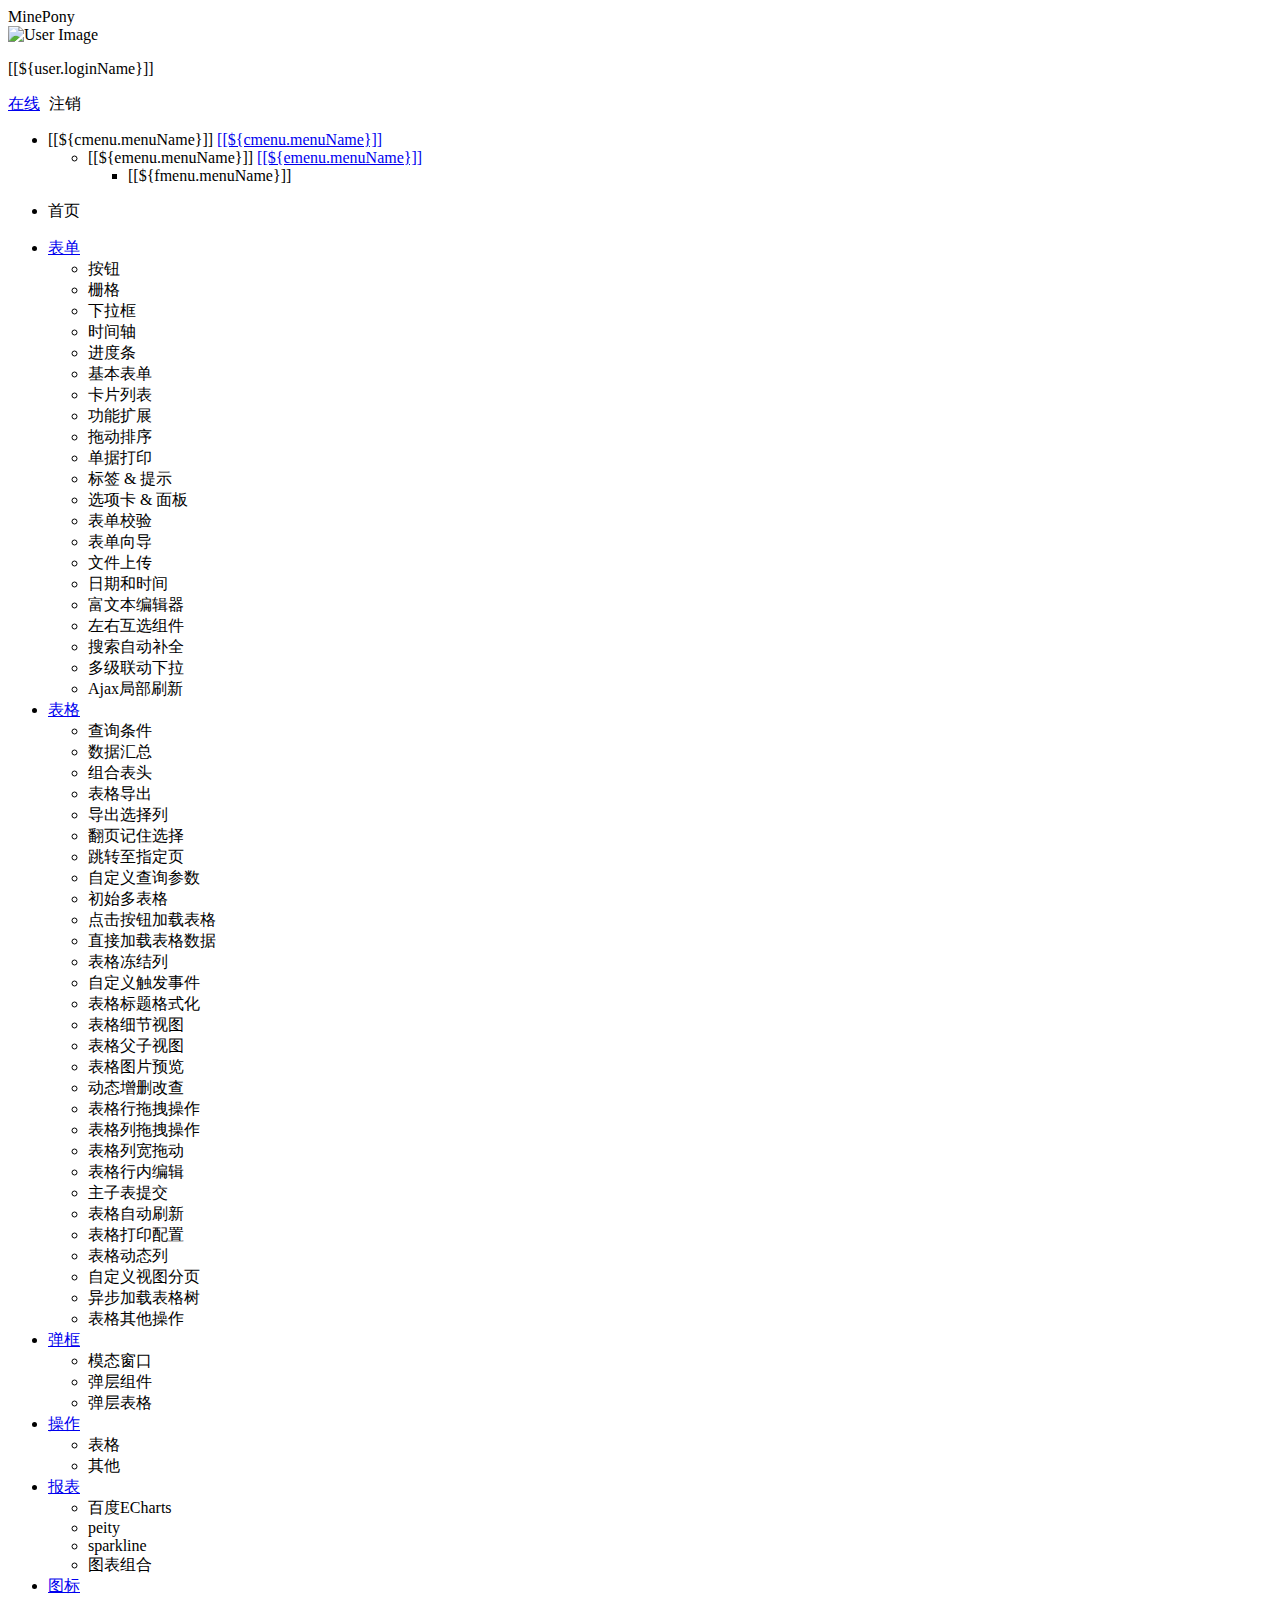
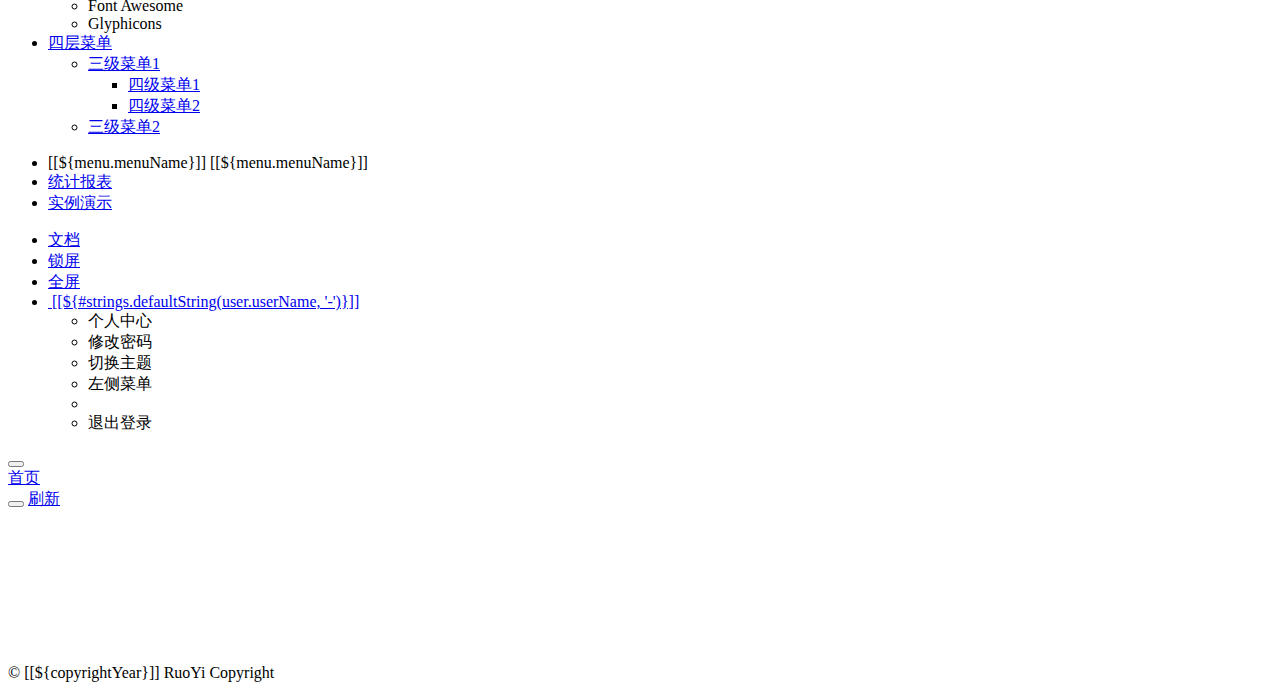
<file: ruoyi-admin/src/main/resources/templates/index-topnav.html>
<!DOCTYPE html>
<html  lang="zh" xmlns:th="http://www.thymeleaf.org">
<head>
    <meta charset="utf-8">
    <meta name="viewport" content="width=device-width, initial-scale=1.0">
    <meta name="renderer" content="webkit">
    <title>若依系统首页</title>
    <!-- 避免IE使用兼容模式 -->
 	<meta http-equiv="X-UA-Compatible" content="IE=edge">
    <link th:href="@{favicon.ico}" rel="shortcut icon"/>
    <link th:href="@{/css/bootstrap.min.css}" rel="stylesheet"/>
    <link th:href="@{/css/jquery.contextMenu.min.css}" rel="stylesheet"/>
    <link th:href="@{/css/font-awesome.min.css}" rel="stylesheet"/>
    <link th:href="@{/css/animate.min.css}" rel="stylesheet"/>
    <link th:href="@{/css/style.min.css}" rel="stylesheet"/>
    <link th:href="@{/css/skins.css?v=20200902}" rel="stylesheet"/>
    <link th:href="@{/ruoyi/css/ry-ui.css?v=4.7.7}" rel="stylesheet"/>
    <style type="text/css">.fixed-sidebar .nav:not(.navbar-toolbar)>li.active{border-left:0px!important;}</style>
</head>
<body class="fixed-sidebar full-height-layout gray-bg" th:classappend="${isMobile} ? 'canvas-menu'" style="overflow: hidden">
<div id="wrapper">

    <!--左侧导航开始-->
    <nav class="navbar-default navbar-static-side" role="navigation">
        <div class="nav-close">
            <i class="fa fa-times-circle"></i>
        </div>
        <a th:href="@{/index}">
            <li class="logo hidden-xs">
                <span class="logo-lg">MinePony</span>
            </li>
         </a>
        <div class="sidebar-collapse tab-content" id="side-menu">
			<div class="user-panel">
				<a class="menuItem noactive" title="个人中心" th:href="@{/system/user/profile}">
					<div class="hide" th:text="个人中心"></div>
					<div class="pull-left image">
						<img th:src="(${#strings.isEmpty(user.avatar)}) ? @{/img/profile.jpg} : @{${user.avatar}}" th:onerror="this.src='img/profile.jpg'" class="img-circle" alt="User Image">
					</div>
				</a>
				<div class="pull-left info">
				  <p>[[${user.loginName}]]</p>
				  <a href="#"><i class="fa fa-circle text-success"></i> 在线</a>
				  <a th:href="@{logout}" style="padding-left:5px;"><i class="fa fa-sign-out text-danger"></i> 注销</a>
				</div>
			</div>
			
            <!-- 左侧菜单 -->
			<th:block th:each="menu : ${menus}">
			<div class="tab-pane fade height-full" th:id="|menu_${menu.menuId}|">
			  <ul class="nav">
                <li th:each="cmenu : ${menu.children}">
			      <a class="menu-content" th:if="${#lists.isEmpty(cmenu.children)}" th:href="@{${cmenu.url}}" th:classappend="${#strings.isEmpty(cmenu.target)} ? |menuItem| : ${cmenu.target}" th:data-refresh="${cmenu.isRefresh == '0'}">
			        <i th:class="${cmenu.icon} + ' fa-fw'"></i> <span class="nav-label">[[${cmenu.menuName}]]</span>
			      </a>
			      <a class="menu-content" th:if="${not #lists.isEmpty(cmenu.children)}" href="#">
			        <i th:class="${cmenu.icon} + ' fa-fw'"></i>
			        <span class="nav-label">[[${cmenu.menuName}]]</span>
			        <span class="fa arrow"></span>
                  </a>
				  <ul th:if="${not #lists.isEmpty(cmenu.children)}" class="nav nav-second-level collapse">
				    <li th:each="emenu : ${cmenu.children}">
				      <a th:if="${#lists.isEmpty(emenu.children)}" th:href="@{${emenu.url}}" th:class="${#strings.isEmpty(emenu.target)} ? |menuItem| : ${emenu.target}" th:data-refresh="${emenu.isRefresh == '0'}">
				        <i th:class="${emenu.icon} + ' fa-fw'"></i> 
				        [[${emenu.menuName}]]
				      </a>
				      <a th:if="${not #lists.isEmpty(emenu.children)}" href="#">
				        <i th:class="${emenu.icon} + ' fa-fw'"></i> 
				        [[${emenu.menuName}]]
				        <span class="fa arrow"></span>
				      </a>
				      <ul th:if="${not #lists.isEmpty(emenu.children)}" class="nav nav-third-level collapse">
				        <li th:each="fmenu : ${emenu.children}"><a th:if="${#lists.isEmpty(fmenu.children)}" th:class="${#strings.isEmpty(fmenu.target)} ? |menuItem| : ${fmenu.target}" th:href="@{${fmenu.url}}" th:data-refresh="${fmenu.isRefresh == '0'}">[[${fmenu.menuName}]]</a></li>
				      </ul>
				    </li>
				  </ul>
                </li>
			  </ul>
			</div>
			</th:block>
			
			<!-- 首页菜单 -->
			<div class="tab-pane fade height-full" id="index">
			  <ul class="nav">
			    <li>
			      <a class="menuItem" th:href="@{/system/main}">
			      <i class="fa fa-home"></i> <span class="nav-label">首页</span></a>
			    </li>
			  </ul>
			</div>
			
            <!-- 实例演示菜单 -->
			<div class="tab-pane fade height-full" id="demo" th:if="${demoEnabled}">
			  <ul class="nav">
			    <li>
			      <a href="#"><i class="fa fa-edit"></i> <span class="nav-label">表单</span><span class="fa arrow"></span></a>
			      <ul class="nav nav-second-level collapse">
					<li><a class="menuItem" th:href="@{/demo/form/button}">按钮</a></li>
					<li><a class="menuItem" th:href="@{/demo/form/grid}">栅格</a></li>
					<li><a class="menuItem" th:href="@{/demo/form/select}">下拉框</a></li>
					<li><a class="menuItem" th:href="@{/demo/form/timeline}">时间轴</a></li>
					<li><a class="menuItem" th:href="@{/demo/form/progress_bars}">进度条</a></li>
					<li><a class="menuItem" th:href="@{/demo/form/basic}">基本表单</a></li>
					<li><a class="menuItem" th:href="@{/demo/form/cards}">卡片列表</a></li>
					<li><a class="menuItem" th:href="@{/demo/form/jasny}">功能扩展</a></li>
					<li><a class="menuItem" th:href="@{/demo/form/sortable}">拖动排序</a></li>
					<li><a class="menuItem" th:href="@{/demo/form/invoice}">单据打印</a></li>
					<li><a class="menuItem" th:href="@{/demo/form/labels_tips}">标签 & 提示</a></li>
					<li><a class="menuItem" th:href="@{/demo/form/tabs_panels}">选项卡 & 面板</a></li>
					<li><a class="menuItem" th:href="@{/demo/form/validate}">表单校验</a></li>
					<li><a class="menuItem" th:href="@{/demo/form/wizard}">表单向导</a></li>
					<li><a class="menuItem" th:href="@{/demo/form/upload}">文件上传</a></li>
					<li><a class="menuItem" th:href="@{/demo/form/datetime}">日期和时间</a></li>
					<li><a class="menuItem" th:href="@{/demo/form/summernote}">富文本编辑器</a></li>
					<li><a class="menuItem" th:href="@{/demo/form/duallistbox}">左右互选组件</a></li>
					<li><a class="menuItem" th:href="@{/demo/form/autocomplete}">搜索自动补全</a></li>
					<li><a class="menuItem" th:href="@{/demo/form/cxselect}">多级联动下拉</a></li>
					<li><a class="menuItem" th:href="@{/demo/form/localrefresh}">Ajax局部刷新</a></li>
			      </ul>
			    </li>
			    <li>
			      <a href="#"><i class="fa fa-table"></i> <span class="nav-label">表格</span><span class="fa arrow"></span></a>
			      <ul class="nav nav-second-level collapse">
					<li><a class="menuItem" th:href="@{/demo/table/search}">查询条件</a></li>
					<li><a class="menuItem" th:href="@{/demo/table/footer}">数据汇总</a></li>
					<li><a class="menuItem" th:href="@{/demo/table/groupHeader}">组合表头</a></li>
					<li><a class="menuItem" th:href="@{/demo/table/export}">表格导出</a></li>
					<li><a class="menuItem" th:href="@{/demo/table/exportSelected}">导出选择列</a></li>
					<li><a class="menuItem" th:href="@{/demo/table/remember}">翻页记住选择</a></li>
					<li><a class="menuItem" th:href="@{/demo/table/pageGo}">跳转至指定页</a></li>
					<li><a class="menuItem" th:href="@{/demo/table/params}">自定义查询参数</a></li>
					<li><a class="menuItem" th:href="@{/demo/table/multi}">初始多表格</a></li>
					<li><a class="menuItem" th:href="@{/demo/table/button}">点击按钮加载表格</a></li>
					<li><a class="menuItem" th:href="@{/demo/table/data}">直接加载表格数据</a></li>
					<li><a class="menuItem" th:href="@{/demo/table/fixedColumns}">表格冻结列</a></li>
					<li><a class="menuItem" th:href="@{/demo/table/event}">自定义触发事件</a></li>
					<li><a class="menuItem" th:href="@{/demo/table/headerStyle}">表格标题格式化</a></li>
					<li><a class="menuItem" th:href="@{/demo/table/detail}">表格细节视图</a></li>
					<li><a class="menuItem" th:href="@{/demo/table/child}">表格父子视图</a></li>
					<li><a class="menuItem" th:href="@{/demo/table/image}">表格图片预览</a></li>
					<li><a class="menuItem" th:href="@{/demo/table/curd}">动态增删改查</a></li>
					<li><a class="menuItem" th:href="@{/demo/table/reorderRows}">表格行拖拽操作</a></li>
					<li><a class="menuItem" th:href="@{/demo/table/reorderColumns}">表格列拖拽操作</a></li>
					<li><a class="menuItem" th:href="@{/demo/table/resizable}">表格列宽拖动</a></li>
					<li><a class="menuItem" th:href="@{/demo/table/editable}">表格行内编辑</a></li>
					<li><a class="menuItem" th:href="@{/demo/table/subdata}">主子表提交</a></li>
					<li><a class="menuItem" th:href="@{/demo/table/refresh}">表格自动刷新</a></li>
					<li><a class="menuItem" th:href="@{/demo/table/print}">表格打印配置</a></li>
					<li><a class="menuItem" th:href="@{/demo/table/dynamicColumns}">表格动态列</a></li>
					<li><a class="menuItem" th:href="@{/demo/table/customView}">自定义视图分页</a></li>
					<li><a class="menuItem" th:href="@{/demo/table/asynTree}">异步加载表格树</a></li>
					<li><a class="menuItem" th:href="@{/demo/table/other}">表格其他操作</a></li>
			      </ul>
			    </li>
			    <li>
			      <a href="#"><i class="fa fa-flask"></i> <span class="nav-label">弹框</span><span class="fa arrow"></span></a>
			      <ul class="nav nav-second-level collapse">
					<li><a class="menuItem" th:href="@{/demo/modal/dialog}">模态窗口</a></li>
					<li><a class="menuItem" th:href="@{/demo/modal/layer}">弹层组件</a></li>
					<li><a class="menuItem" th:href="@{/demo/modal/table}">弹层表格</a></li>
			      </ul>
			    </li>
			    <li>
			      <a href="#"><i class="fa fa-wpforms"></i> <span class="nav-label">操作</span><span class="fa arrow"></span></a>
			      <ul class="nav nav-second-level collapse">
					<li><a class="menuItem" th:href="@{/demo/operate/table}">表格</a></li>
					<li><a class="menuItem" th:href="@{/demo/operate/other}">其他</a></li>
			      </ul>
			    </li>
			    <li>
			      <a href="#"><i class="fa fa-bar-chart-o"></i> <span class="nav-label">报表</span><span class="fa arrow"></span></a>
			      <ul class="nav nav-second-level collapse">
					<li><a class="menuItem" th:href="@{/demo/report/echarts}">百度ECharts</a></li>
					<li><a class="menuItem" th:href="@{/demo/report/peity}">peity</a></li>
					<li><a class="menuItem" th:href="@{/demo/report/sparkline}">sparkline</a></li>
					<li><a class="menuItem" th:href="@{/demo/report/metrics}">图表组合</a></li>
			      </ul>
			    </li>
			    <li>
			      <a href="#"><i class="fa fa-book"></i> <span class="nav-label">图标</span><span class="fa arrow"></span></a>
			      <ul class="nav nav-second-level collapse">
					<li><a class="menuItem" th:href="@{/demo/icon/fontawesome}">Font Awesome</a></li>
					<li><a class="menuItem" th:href="@{/demo/icon/glyphicons}">Glyphicons</a></li>
			      </ul>
			    </li>
			    <li>
			      <a href="#"><i class="fa fa-navicon"></i> <span class="nav-label">四层菜单</span><span class="fa arrow"></span></a>
			      <ul class="nav nav-second-level collapse">
					<li>
						<a href="#" id="damian">三级菜单1<span class="fa arrow"></span></a>
						<ul class="nav nav-third-level collapse">
							<li>
								<a href="#">四级菜单1</a>
							</li>
							<li>
								<a href="#">四级菜单2</a>
							</li>
						</ul>
					</li>
					<li><a href="#">三级菜单2</a></li>
			      </ul>
			    </li>
			  </ul>
			</div>
        </div>
    </nav>
    <!--左侧导航结束-->

    <!--右侧部分开始-->
    <div id="page-wrapper" class="gray-bg dashbard-1">
        <div class="row border-bottom">
            <nav class="navbar navbar-static-top" role="navigation" style="margin-bottom: 0">
                <div class="navbar-header">
                    <a class="navbar-minimalize minimalize-styl-2" style="color:#FFF;" href="#" title="收起菜单">
                    	<i class="fa fa-bars"></i>
                    </a>
                </div>
                <!-- 顶部栏 -->
                <div id="navMenu">
                  <ul class="nav navbar-toolbar nav-tabs navbar-left hidden-xs">
                    
                    <!-- 顶部菜单列表 -->
	                <th:block th:each="menu : ${menus}">
               	    <li role="presentation" th:id="|tab_${menu.menuId}|">
               	        <a th:if="${#lists.isEmpty(menu.children)}" data-toggle="tab" th:class="@{${!#strings.isEmpty(menu.target) && menu.target == 'menuBlank'} ? 'menuBlank' : 'menuItem noactive'}" th:href="@{${menu.url}}">
                            <i th:class="${menu.icon}"></i> <span>[[${menu.menuName}]]</span>
                        </a>	
                        <a th:if="${not #lists.isEmpty(menu.children)}" data-toggle="tab" th:class="@{${!#strings.isEmpty(menu.target) && menu.target == 'menuBlank'} ? 'menuBlank'}" th:href="@{${!#strings.isEmpty(menu.target) && menu.target == 'menuBlank'} ? @{${menu.url}} : |#menu_${menu.menuId}|}">
                            <i th:class="${menu.icon}"></i> <span>[[${menu.menuName}]]</span>
                        </a>
                    </li>
	                </th:block>
	                
	                <li role="presentation" id="tab_index">
                      <a data-toggle="tab" href="#index">
                        <i class="fa fa-area-chart"></i> <span>统计报表</span>
                      </a>
                    </li>
                    
                    <li role="presentation" id="tab_demo" th:if="${demoEnabled}">
                      <a data-toggle="tab" href="#demo">
                        <i class="fa fa-desktop"></i> <span>实例演示</span>
                      </a>
                    </li>
				  </ul>
				</div>
                <!-- 右侧栏 -->
                <ul class="nav navbar-top-links navbar-right welcome-message">
                    <li><a data-toggle="tooltip" data-trigger="hover" data-placement="bottom" title="开发文档" href="http://doc.ruoyi.vip/ruoyi" target="_blank"><i class="fa fa-question-circle"></i> 文档</a></li>
                    <li><a data-toggle="tooltip" data-trigger="hover" data-placement="bottom" title="锁定屏幕" href="#" id="lockScreen"><i class="fa fa-lock"></i> 锁屏</a></li>
	                <li><a data-toggle="tooltip" data-trigger="hover" data-placement="bottom" title="全屏显示" href="#" id="fullScreen"><i class="fa fa-arrows-alt"></i> 全屏</a></li>
                
                    <li class="dropdown user-menu">
						<a href="javascript:void(0)" class="dropdown-toggle" data-hover="dropdown">
							<img th:src="(${#strings.isEmpty(user.avatar)}) ? @{/img/profile.jpg} : @{${user.avatar}}" th:onerror="this.src='img/profile.jpg'" class="user-image">
							<span class="hidden-xs">[[${#strings.defaultString(user.userName, '-')}]]</span>
						</a>
						<ul class="dropdown-menu">
							<li class="mt5">
								<a th:href="@{/system/user/profile}" class="menuItem noactive">
								<i class="fa fa-user"></i> 个人中心</a>
							</li>
							<li>
								<a onclick="resetPwd()">
								<i class="fa fa-key"></i> 修改密码</a>
							</li>
							<li>
								<a onclick="switchSkin()">
								<i class="fa fa-dashboard"></i> 切换主题</a>
							</li>
							<li>
								<a onclick="toggleMenu()">
								<i class="fa fa-toggle-off"></i> 左侧菜单</a>
							</li>
							<li class="divider"></li>
							<li>
								<a th:href="@{logout}">
								<i class="fa fa-sign-out"></i> 退出登录</a>
							</li>
						</ul>
					</li>
                </ul>
            </nav>
        </div>
        <div class="row content-tabs" th:classappend="${#bools.isFalse(tagsView)} ? |hide|">
            <button class="roll-nav roll-left tabLeft">
                <i class="fa fa-backward"></i>
            </button>
            <nav class="page-tabs menuTabs">
                <div class="page-tabs-content">
                    <a href="javascript:;" class="active menuTab" th:data-id="@{/system/main}">首页</a>
                </div>
            </nav>
            <button class="roll-nav roll-right tabRight">
                <i class="fa fa-forward"></i>
            </button>
            <a href="javascript:void(0);" class="roll-nav roll-right tabReload"><i class="fa fa-refresh"></i> 刷新</a>
        </div>

        <a id="ax_close_max" class="ax_close_max" href="#" title="关闭全屏"> <i class="fa fa-times-circle-o"></i> </a>

        <div class="row mainContent" id="content-main" th:classappend="${mainClass}">
            <iframe class="RuoYi_iframe" name="iframe0" width="100%" height="100%" th:data-id="@{/system/main}"
                th:src="@{/system/main}" frameborder="0" seamless></iframe>
        </div>
        
        <div th:if="${footer}" class="footer">
            <div class="pull-right">© [[${copyrightYear}]] RuoYi Copyright </div>
        </div>
    </div>
    <!--右侧部分结束-->
</div>
<!-- 全局js -->
<script th:src="@{/js/jquery.min.js}"></script>
<script th:src="@{/js/bootstrap.min.js}"></script>
<script th:src="@{/js/plugins/metisMenu/jquery.metisMenu.js}"></script>
<script th:src="@{/js/plugins/slimscroll/jquery.slimscroll.min.js}"></script>
<script th:src="@{/js/jquery.contextMenu.min.js}"></script>
<script th:src="@{/ajax/libs/blockUI/jquery.blockUI.js}"></script>
<script th:src="@{/ajax/libs/layer/layer.min.js}"></script>
<script th:src="@{/ruoyi/js/ry-ui.js?v=4.7.7}"></script>
<script th:src="@{/ruoyi/js/common.js?v=4.7.7}"></script>
<script th:src="@{/ruoyi/index.js?v=20201208}"></script>
<script th:src="@{/ajax/libs/fullscreen/jquery.fullscreen.js}"></script>
<script th:src="@{/js/resize-tabs.js}"></script>
<script th:inline="javascript">
window.history.forward(1);
var ctx = [[@{/}]]; 
var lockscreen = [[${session.lockscreen}]]; 
if(lockscreen){window.top.location=ctx+"lockscreen";}
// 皮肤缓存
var skin = storage.get("skin");
// history（表示去掉地址的#）否则地址以"#"形式展示
var mode = "history";
// 历史访问路径缓存
var historyPath = storage.get("historyPath");
// 是否页签与菜单联动
var isLinkage = true;

// 本地主题优先，未设置取系统配置
if($.common.isNotEmpty(skin)){
	$("body").addClass(skin.split('|')[0]);
	$("body").addClass(skin.split('|')[1]);
} else {
	$("body").addClass([[${sideTheme}]]);
	$("body").addClass([[${skinName}]]);
}

/* 用户管理-重置密码 */
function resetPwd() {
    var url = ctx + 'system/user/profile/resetPwd';
    $.modal.open("重置密码", url, '770', '380');
}
/* 切换主题 */
function switchSkin() {
    layer.open({
		type : 2,
		shadeClose : true,
		title : "切换主题",
		area : ["530px", "386px"],
		content : [ctx + "system/switchSkin", 'no']
	})
}

/* 切换菜单 */
function toggleMenu() {
	$.modal.confirm("确认要切换成左侧菜单吗？", function() {
		$.get(ctx + 'system/menuStyle/default', function(result) {
            window.location.reload();
	    });
	})
}

/** 刷新时访问路径页签 */
function applyPath(url) {
	var $dataObj = $('a[href$="' + decodeURI(url) + '"]');
	$dataObj.click();
	if (!$dataObj.hasClass("noactive")) {
	    $dataObj.parent("li").addClass("selected").parents("li").addClass("active").end().parents("ul").addClass("in");
	}
	// 顶部菜单同步处理
    var tabStr = $dataObj.parents(".tab-pane").attr("id");
    if ($.common.isNotEmpty(tabStr)) {
        var sepIndex = tabStr.lastIndexOf('_');
        var menuId = tabStr.substring(sepIndex + 1, tabStr.length);
        $("#tab_" + menuId + " a").click();
    }
}

$(function() {
	var lockPath = storage.get('lockPath');
	if($.common.equals("history", mode) && window.performance.navigation.type == 1) {
		var url = storage.get('publicPath');
	    if ($.common.isNotEmpty(url)) {
	    	applyPath(url);
	    } else {
	    	$(".navbar-toolbar li a").eq(0).click();
	    }
	} else if($.common.isNotEmpty(lockPath)) {
	    applyPath(lockPath);
	    storage.remove('lockPath');
	} else {
		var hash = location.hash;
	    if ($.common.isNotEmpty(hash)) {
	        var url = hash.substring(1, hash.length);
	        applyPath(url);
	    } else {
	    	if($.common.equals("history", mode)) {
	    		storage.set('publicPath', "");
	    	}
	    	$(".navbar-toolbar li a").eq(0).click();
	    }
	}
	
	/* 初始密码提示 */
	if([[${isDefaultModifyPwd}]]) {
		layer.confirm("您的密码还是初始密码，请修改密码！", {
			icon: 0,
			title: "安全提示",
			btn: ['确认'	, '取消'],
			offset: ['30%']
		}, function (index) {
			resetPwd();
			layer.close(index);
		});
	}
	
	/* 过期密码提示 */
	if([[${isPasswordExpired}]]) {
		layer.confirm("您的密码已过期，请尽快修改密码！", {
			icon: 0,
			title: "安全提示",
			btn: ['确认'	, '取消'],
			offset: ['30%']
		}, function (index) {
			resetPwd();
			layer.close(index);
		});
	}
	
	$("[data-toggle='tooltip']").tooltip();
});
</script>
</body>
</html>
</file>
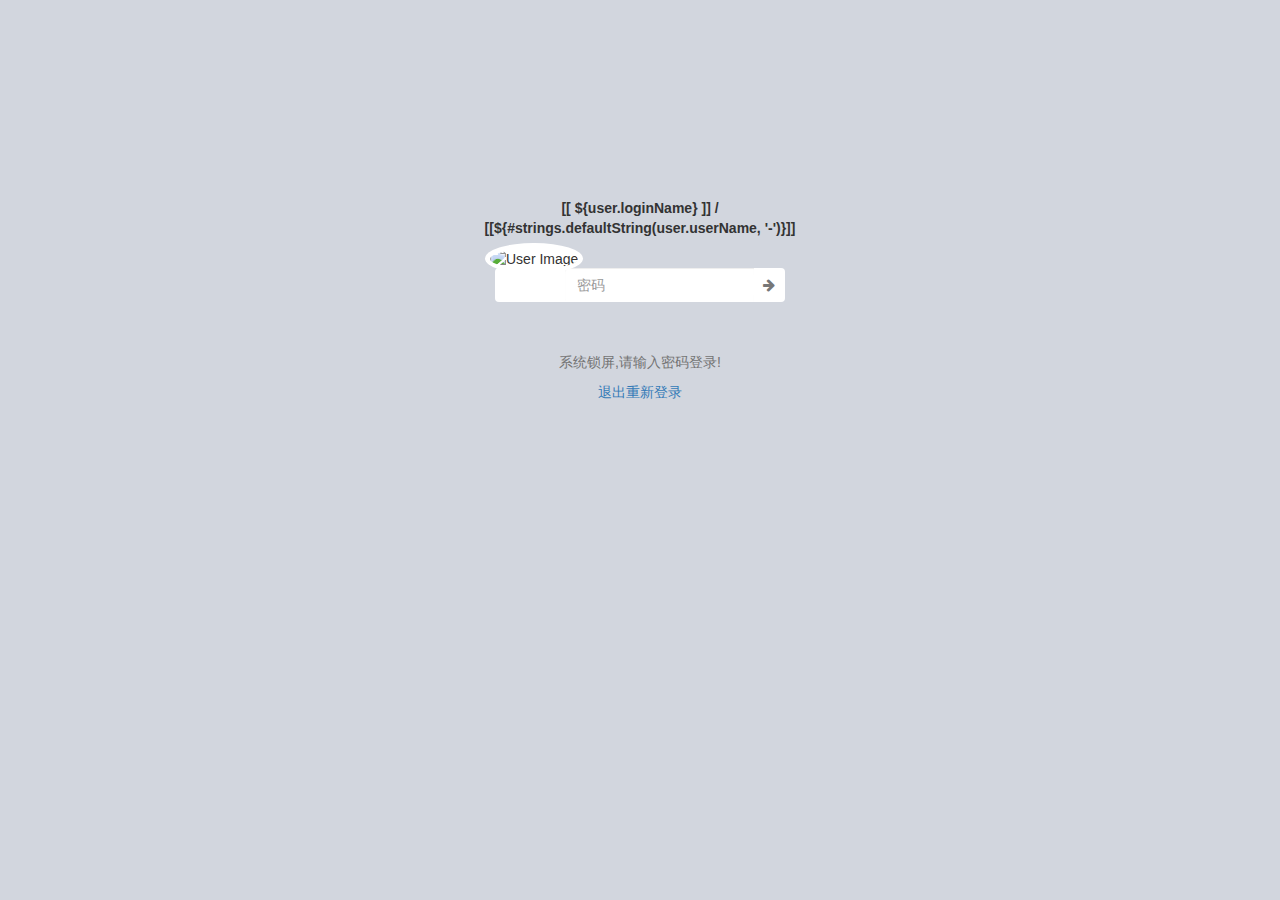
<file: ruoyi-admin/src/main/resources/templates/lock.html>
<!DOCTYPE html>
<html lang="zh" xmlns:th="http://www.thymeleaf.org">
<head>
    <meta charset="utf-8">
    <meta name="viewport" content="width=device-width, initial-scale=1.0">
    <!--360浏览器优先以webkit内核解析-->
    <title>锁定屏幕</title>
    <link th:href="@{favicon.ico}" rel="shortcut icon"/>
    <link href="../static/css/bootstrap.min.css" th:href="@{/css/bootstrap.min.css}" rel="stylesheet"/>
    <link href="../static/css/font-awesome.min.css" th:href="@{/css/font-awesome.min.css}" rel="stylesheet"/>
	<style>.lockscreen{background:#d2d6de;height:auto;}.lockscreen .lockscreen-name{text-align:center;font-weight:600;margin-top:50px;margin-bottom:30px;}.lockscreen-wrapper{max-width:400px;margin:10% auto;z-index:800;position:relative;}.lockscreen .lockscreen-name{text-align:center;font-weight:600;margin-top:50px;margin-bottom:30px;}.lockscreen-item{border-radius:4px;padding:0;background:#fff;position:relative;margin:10px auto 30px auto;width:290px}.lockscreen-image{border-radius:50%;position:absolute;left:-10px;top:-25px;background:#fff;padding:5px;z-index:10}.lockscreen-image>img{border-radius:50%;width:70px;height:70px}.lockscreen-credentials{margin-left:70px}.lockscreen-credentials .form-control{border:0}.lockscreen-credentials .btn{background-color:#fff;border:0;padding:0 10px}.lockscreen-footer{margin-top:150px}.lockscreen-time{width:100%;color:#fff;font-size:60px;display:inline-block;text-align:center;font-family:'Open Sans',sans-serif;font-weight:300;}</style>
</head>
<body class="lockscreen">
<div class="lockscreen-wrapper">
    <div class="lockscreen-time"></div>
    <div class="lockscreen-name">[[ ${user.loginName} ]] / [[${#strings.defaultString(user.userName, '-')}]]</div>

    <div class="lockscreen-item">
        <div class="lockscreen-image">
            <img th:src="(${#strings.isEmpty(user.avatar)}) ? @{/img/profile.jpg} : @{${user.avatar}}" th:onerror="this.src='img/profile.jpg'" class="img-circle" alt="User Image">
        </div>
        <form class="lockscreen-credentials" method="post" action="#" onsubmit="return false;">
            <div class="input-group">
                <input type="password" name="password" autocomplete="off" class="form-control" placeholder="密码">
                <div class="input-group-btn">
                    <button type="button" class="btn" onclick="unlock()"><i class="fa fa-arrow-right text-muted"></i></button>
                </div>
            </div>
        </form>
    </div>
    
    <div class="help-block text-center" style="margin-top: 50px;">系统锁屏,请输入密码登录!</div>
    <div class="text-center">
        <a th:href="@{logout}">退出重新登录</a>
    </div>
</div>
<script src="../static/js/jquery.min.js" th:src="@{/js/jquery.min.js}"></script>
<script src="../static/js/bootstrap.min.js" th:src="@{/js/bootstrap.min.js}"></script>
<script src="../static/js/three.min.js" th:src="@{/js/three.min.js}"></script>
<script src="../static/ajax/libs/layer/layer.min.js" th:src="@{/ajax/libs/layer/layer.min.js}"></script>
<script src="../static/ruoyi/js/ry-ui.js" th:src="@{/ruoyi/js/ry-ui.js?v=4.7.7}"></script>
</body>
<script th:inline="javascript">
    var ctx = [[@{/}]];
    Date.prototype.format = function(fmt) {
	  var o = {
	    "M+" : this.getMonth()+1,                 //月份
	    "d+" : this.getDate(),                    //日
	    "h+" : this.getHours(),                   //小时
	    "m+" : this.getMinutes(),                 //分
	    "s+" : this.getSeconds(),                 //秒
	    "q+" : Math.floor((this.getMonth()+3)/3), //季度
	    "S"  : this.getMilliseconds()             //毫秒
	  };

	  if (/(y+)/.test(fmt)) {
          fmt = fmt.replace(RegExp.$1, (this.getFullYear() + "").substr(4 - RegExp.$1.length));
	  }

	  for (var k in o) {
		  if (new RegExp("(" + k + ")").test(fmt)) {
		      fmt = fmt.replace(RegExp.$1, (RegExp.$1.length == 1) ? (o[k]) : (("00" + o[k]).substr(("" + o[k]).length)));
		  }
      }
	  return fmt;
	}
    
    $(function() {
        $('.lockscreen-time').text((new Date()).format('hh:mm:ss'));
        setInterval(function() {
            $('.lockscreen-time').text((new Date()).format('hh:mm:ss'));
        }, 500);
        init();
        animate();
    });

    $(document).keydown(function(event) {
   	    if (event.keyCode == 13) {
   	    	unlock();
   	    }
   	});
     
    function unlock() {
        var username = $("input[name='username']").val();
        var password = $("input[name='password']").val();
        if ($.common.isEmpty(password)) {
        	$.modal.msg("请输入密码");
            return;
        }
        
        var index = "";
        var config = {
            url: ctx + "unlockscreen",
            type: "post",
            dataType: "json",
            data: { password: password },
            beforeSend: function() {
            	index = layer.load(2, {shade: false});
            },
            success: function(result) {
                if (result.code == web_status.SUCCESS) {
                    location.href = ctx + 'index';
                } else {
                    $.modal.msg(result.msg);
                    $("input[name='password']").val("");
                }
                layer.close(index);
            }
        };
        $.ajax(config);
    };

    var container;
    var camera, scene, projector, renderer;
    var PI2 = Math.PI * 2;

    var programFill = function(context) {
        context.beginPath();
        context.arc(0, 0, 1, 0, PI2, true);
        context.closePath();
        context.fill();
    };

    var programStroke = function(context) {
        context.lineWidth = 0.05;
        context.beginPath();
        context.arc(0, 0, 1, 0, PI2, true);
        context.closePath();
        context.stroke();
    };

    var mouse = { x: 0, y: 0 }, INTERSECTED;
    function init() {
    	container = document.createElement('div');
    	container.id = 'bgc';
    	container.style.position = 'absolute';
    	container.style.zIndex = '0';
    	container.style.top = '0px';
    	$(".lockscreen-wrapper").before(container);

        camera = new THREE.PerspectiveCamera(70, window.innerWidth / window.innerHeight, 1, 10000);
        camera.position.set(0, 300, 500);
        scene = new THREE.Scene();

        for (var i = 0; i < 100; i++) {
            var particle = new THREE.Particle(new THREE.ParticleCanvasMaterial({ color: Math.random() * 0x808080 + 0x808080, program: programStroke }));
            particle.position.x = Math.random() * 800 - 400;
            particle.position.y = Math.random() * 800 - 400;
            particle.position.z = Math.random() * 800 - 400;
            particle.scale.x = particle.scale.y = Math.random() * 10 + 10;
            scene.add(particle);
        }
        projector = new THREE.Projector();
        renderer = new THREE.CanvasRenderer();
        renderer.setSize(window.innerWidth, window.innerHeight - 10);
        container.appendChild(renderer.domElement);
        document.addEventListener('mousemove', onDocumentMouseMove, false);
        window.addEventListener('resize', onWindowResize, false);
    };

    function onWindowResize() {
        camera.aspect = window.innerWidth / window.innerHeight;
        camera.updateProjectionMatrix();
        renderer.setSize(window.innerWidth, window.innerHeight - 10);
    };

    function onDocumentMouseMove(event) {
        event.preventDefault();
        mouse.x = (event.clientX / window.innerWidth) * 2 - 1;
        mouse.y = -(event.clientY / window.innerHeight) * 2 + 1;
    };

    function animate() {
        requestAnimationFrame(animate);
        render();
    };

    var radius = 600;
    var theta = 0;

    function render() {
    	theta += 0.2;
    	camera.position.x = radius * Math.sin(theta * Math.PI / 360);
    	camera.position.y = radius * Math.sin(theta * Math.PI / 360);
    	camera.position.z = radius * Math.cos(theta * Math.PI / 360);
    	camera.lookAt(scene.position);
    	camera.updateMatrixWorld();

    	var vector = new THREE.Vector3(mouse.x, mouse.y, 0.5);
    	projector.unprojectVector(vector, camera);

    	var ray = new THREE.Ray(camera.position, vector.subSelf(camera.position).normalize());
    	var intersects = ray.intersectObjects(scene.children);

        if (intersects.length > 0) {
            if (INTERSECTED != intersects[0].object) {
                if (INTERSECTED) INTERSECTED.material.program = programStroke;
                INTERSECTED = intersects[0].object;
                INTERSECTED.material.program = programFill;
            }
        } else {
            if (INTERSECTED) INTERSECTED.material.program = programStroke;
            INTERSECTED = null;
        }
        renderer.render(scene, camera);
    }
</script>
</html>
</file>
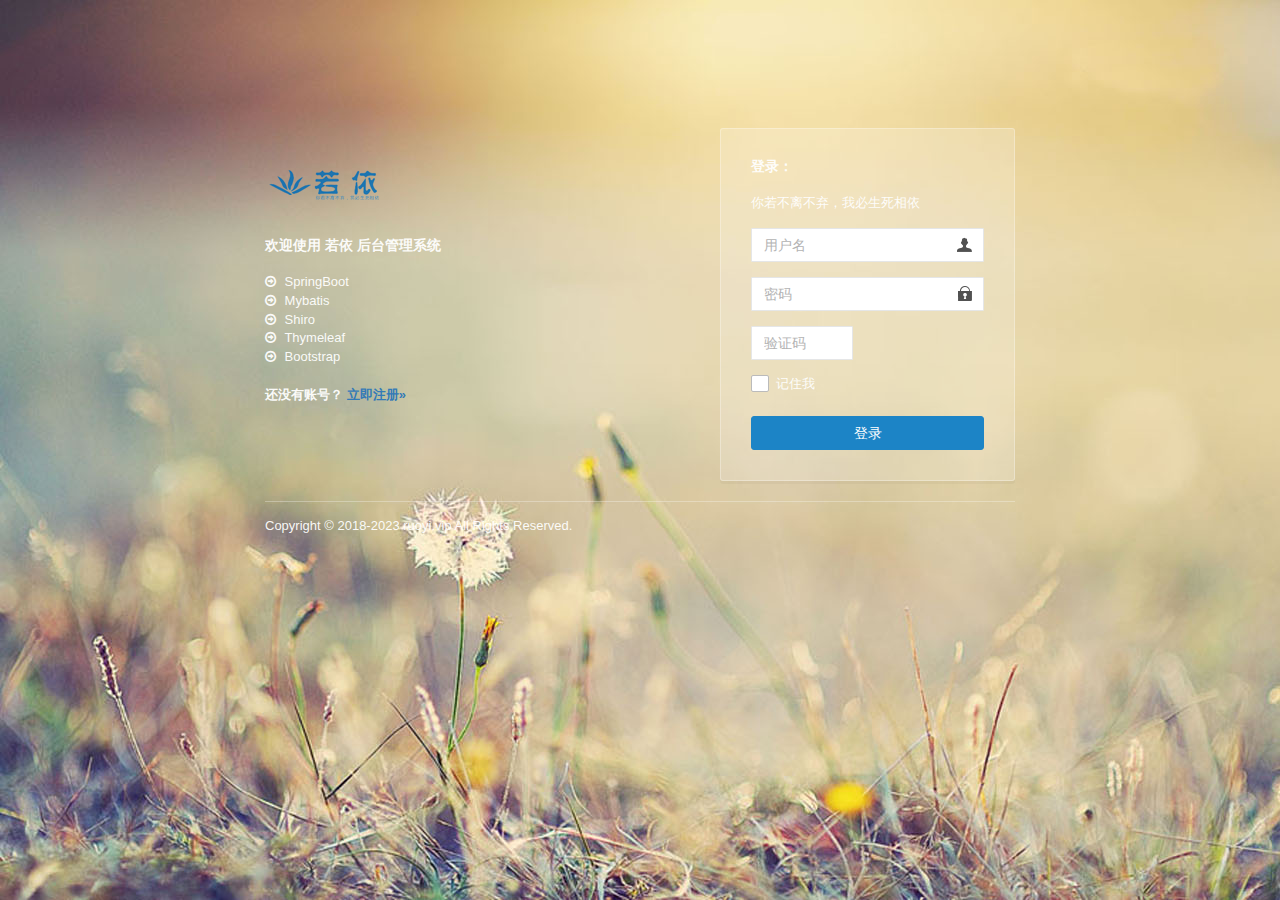
<file: ruoyi-admin/src/main/resources/templates/login.html>
<!DOCTYPE html>
<html lang="zh" xmlns:th="http://www.thymeleaf.org">
<head>
    <meta charset="utf-8">
    <meta name="viewport" content="width=device-width, initial-scale=1.0, maximum-scale=1.0">
    <title>登录若依系统</title>
    <meta name="description" content="若依后台管理框架">
    <link href="../static/css/bootstrap.min.css" th:href="@{/css/bootstrap.min.css}" rel="stylesheet"/>
    <link href="../static/css/font-awesome.min.css" th:href="@{/css/font-awesome.min.css}" rel="stylesheet"/>
    <link href="../static/css/style.min.css" th:href="@{/css/style.min.css}" rel="stylesheet"/>
    <link href="../static/css/login.min.css" th:href="@{/css/login.min.css}" rel="stylesheet"/>
    <link href="../static/ruoyi/css/ry-ui.css" th:href="@{/ruoyi/css/ry-ui.css?v=4.7.7}" rel="stylesheet"/>
    <!-- 360浏览器急速模式 -->
    <meta name="renderer" content="webkit">
    <!-- 避免IE使用兼容模式 -->
    <meta http-equiv="X-UA-Compatible" content="IE=edge">
    <link rel="shortcut icon" href="../static/favicon.ico" th:href="@{favicon.ico}"/>
    <style type="text/css">label.error { position:inherit;  }</style>
    <script>
        if(window.top!==window.self){alert('未登录或登录超时。请重新登录');window.top.location=window.location};
    </script>
</head>
<body class="signin">
    <div class="signinpanel">
        <div class="row">
            <div class="col-sm-7">
                <div class="signin-info">
                    <div class="logopanel m-b">
                        <h1><img alt="[ 若依 ]" src="../static/ruoyi.png" th:src="@{/ruoyi.png}"></h1>
                    </div>
                    <div class="m-b"></div>
                    <h4>欢迎使用 <strong>若依 后台管理系统</strong></h4>
                    <ul class="m-b">
                        <li><i class="fa fa-arrow-circle-o-right m-r-xs"></i> SpringBoot</li>
                        <li><i class="fa fa-arrow-circle-o-right m-r-xs"></i> Mybatis</li>
                        <li><i class="fa fa-arrow-circle-o-right m-r-xs"></i> Shiro</li>
                        <li><i class="fa fa-arrow-circle-o-right m-r-xs"></i> Thymeleaf</li>
                        <li><i class="fa fa-arrow-circle-o-right m-r-xs"></i> Bootstrap</li>
                    </ul>
                    <strong th:if="${isAllowRegister}">还没有账号？ <a th:href="@{/register}">立即注册&raquo;</a></strong>
                </div>
            </div>
            <div class="col-sm-5">
                <form id="signupForm" autocomplete="off">
                    <h4 class="no-margins">登录：</h4>
                    <p class="m-t-md">你若不离不弃，我必生死相依</p>
                    <input type="text"     name="username" class="form-control uname"     placeholder="用户名"   />
                    <input type="password" name="password" class="form-control pword"     placeholder="密码"    />
					<div class="row m-t" th:if="${captchaEnabled==true}">
						<div class="col-xs-6">
						    <input type="text" name="validateCode" class="form-control code" placeholder="验证码" maxlength="5" />
						</div>
						<div class="col-xs-6">
							<a href="javascript:void(0);" title="点击更换验证码">
								<img th:src="@{/captcha/captchaImage(type=${captchaType})}" class="imgcode" width="85%"/>
							</a>
						</div>
					</div>
                    <div class="checkbox-custom" th:if="${isRemembered}" th:classappend="${captchaEnabled==false} ? 'm-t'">
				        <input type="checkbox" id="rememberme" name="rememberme"> <label for="rememberme">记住我</label>
				    </div>
                    <button class="btn btn-success btn-block" id="btnSubmit" data-loading="正在验证登录，请稍候...">登录</button>
                </form>
            </div>
        </div>
        <div class="signup-footer">
            <div class="pull-left">
                Copyright © 2018-2023 ruoyi.vip All Rights Reserved. <br>
            </div>
        </div>
    </div>
<script th:inline="javascript"> var ctx = [[@{/}]]; var captchaType = [[${captchaType}]]; </script>
<!--[if lte IE 8]><script>window.location.href=ctx+'html/ie.html';</script><![endif]-->
<!-- 全局js -->
<script src="../static/js/jquery.min.js" th:src="@{/js/jquery.min.js}"></script>
<script src="../static/ajax/libs/validate/jquery.validate.min.js" th:src="@{/ajax/libs/validate/jquery.validate.min.js}"></script>
<script src="../static/ajax/libs/layer/layer.min.js" th:src="@{/ajax/libs/layer/layer.min.js}"></script>
<script src="../static/ajax/libs/blockUI/jquery.blockUI.js" th:src="@{/ajax/libs/blockUI/jquery.blockUI.js}"></script>
<script src="../static/ruoyi/js/ry-ui.js" th:src="@{/ruoyi/js/ry-ui.js?v=4.7.7}"></script>
<script src="../static/ruoyi/login.js" th:src="@{/ruoyi/login.js}"></script>
</body>
</html>
</file>
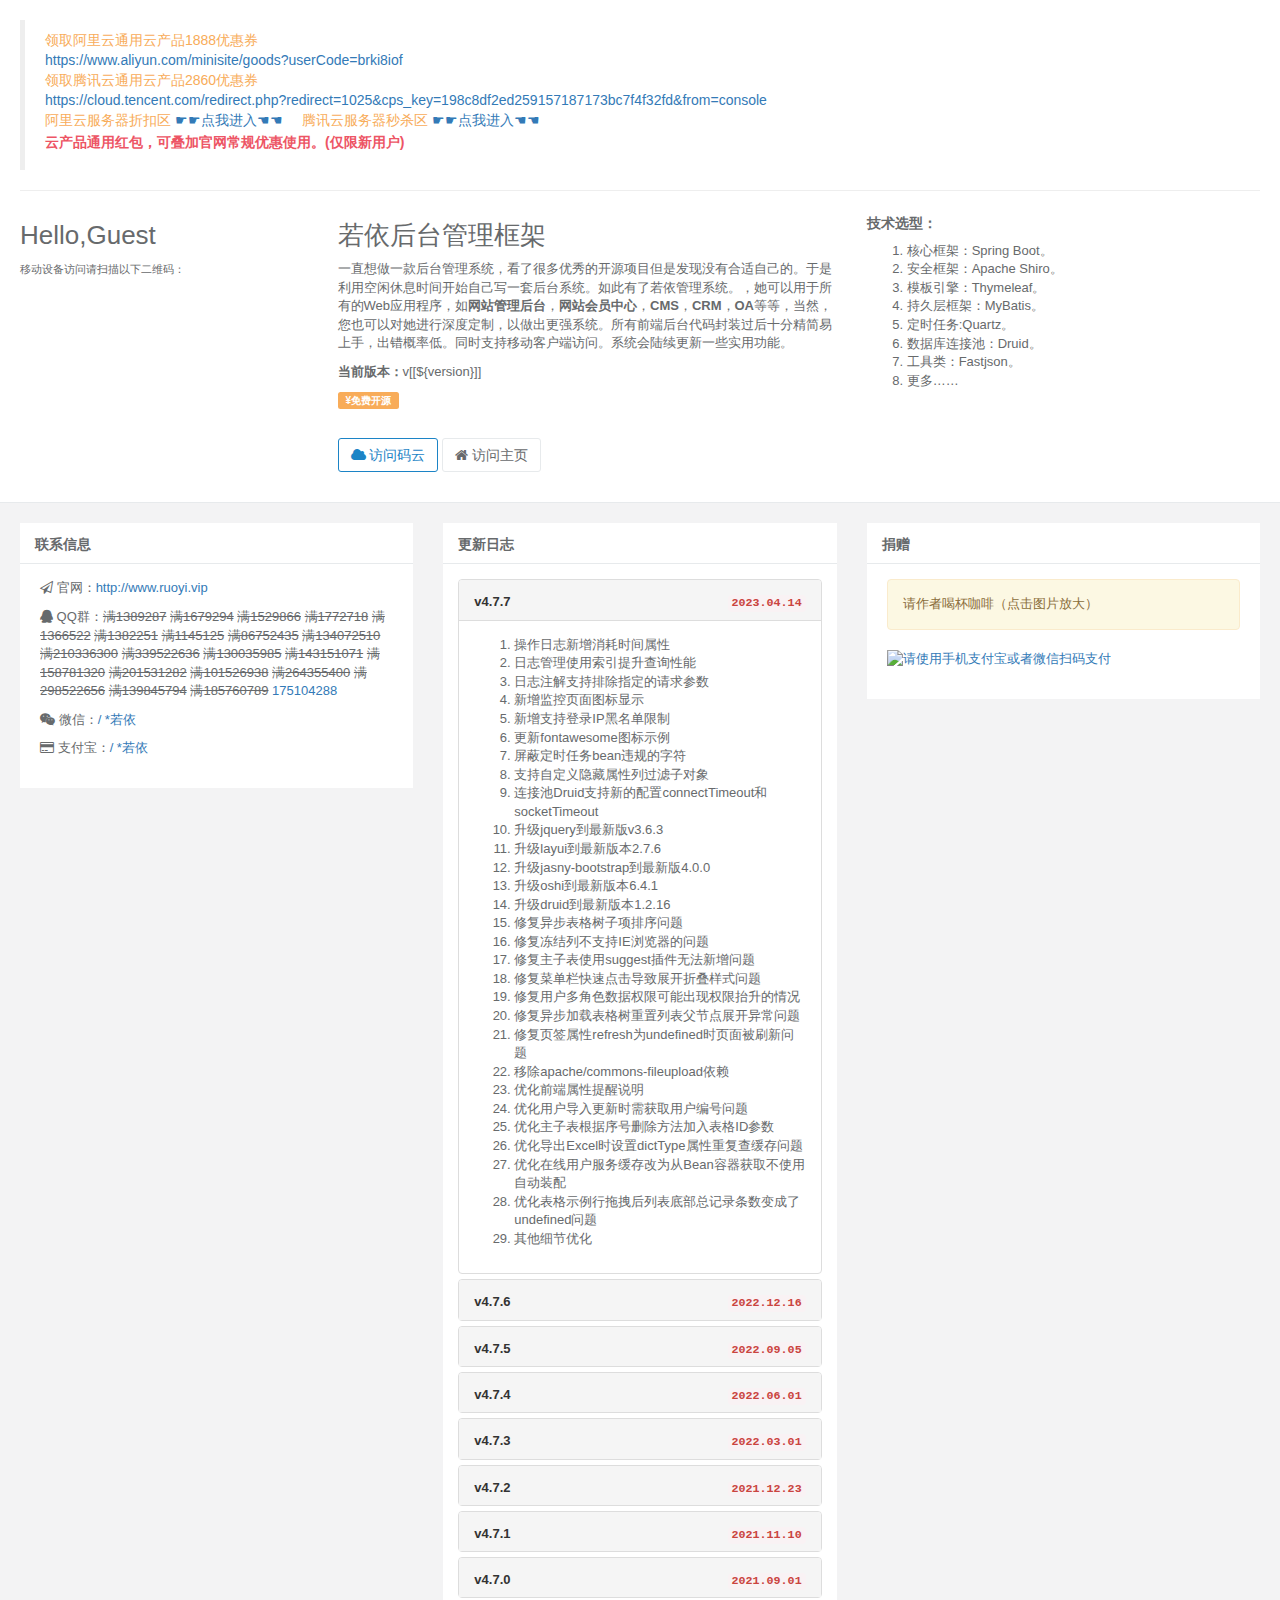
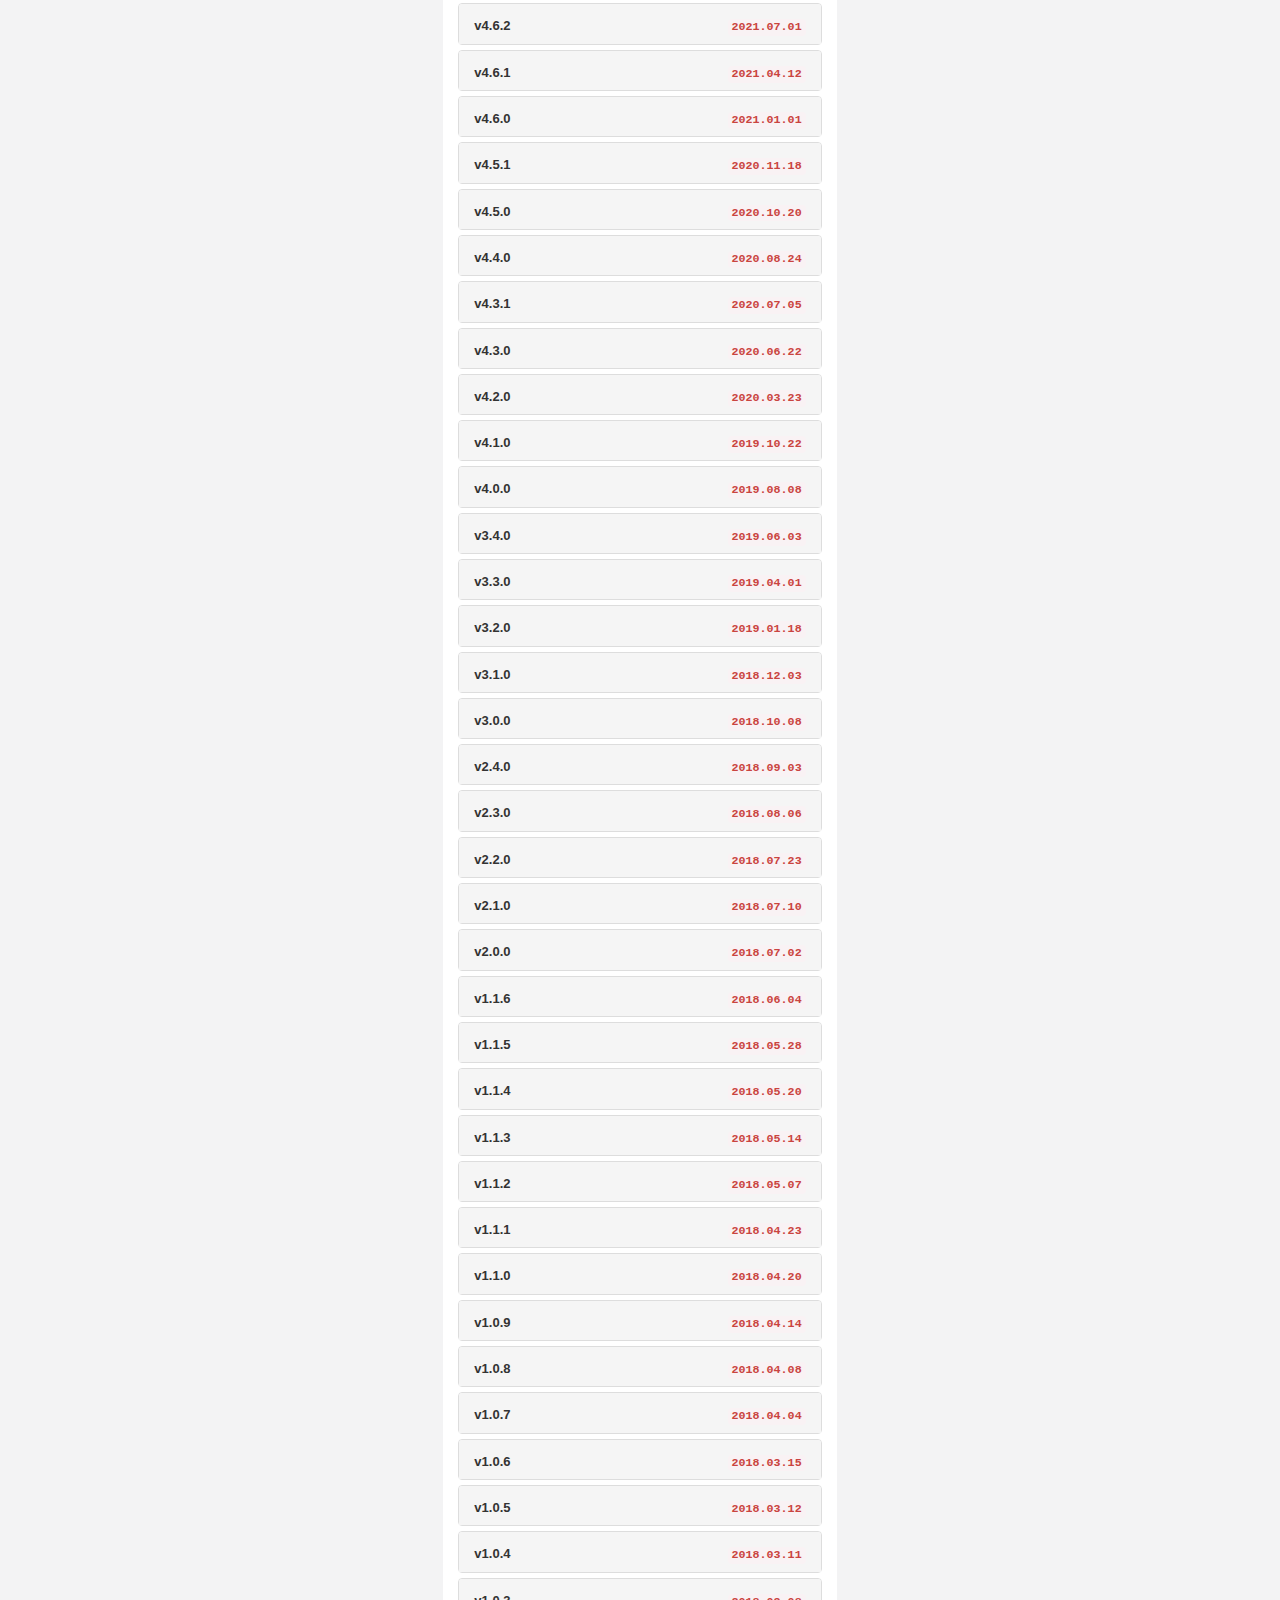
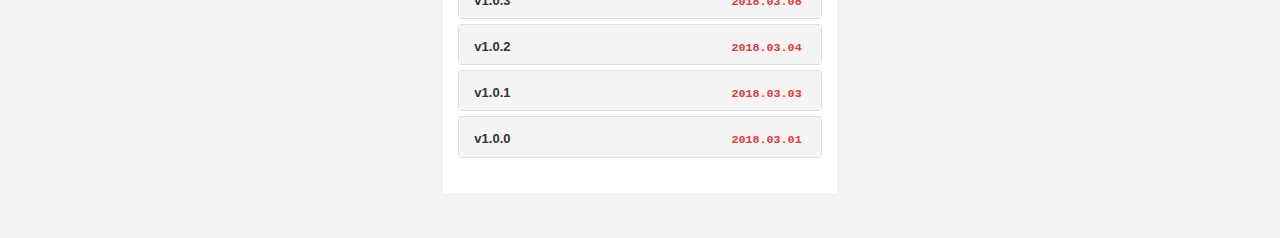
<file: ruoyi-admin/src/main/resources/templates/main.html>
<!DOCTYPE html>
<html  lang="zh" xmlns:th="http://www.thymeleaf.org">
<head>
    <meta charset="utf-8">
    <meta name="viewport" content="width=device-width, initial-scale=1.0">
    <!--360浏览器优先以webkit内核解析-->
    <title>若依介绍</title>
    <link rel="shortcut icon" href="favicon.ico">
    <link href="../static/css/bootstrap.min.css" th:href="@{/css/bootstrap.min.css}" rel="stylesheet"/>
    <link href="../static/css/font-awesome.min.css" th:href="@{/css/font-awesome.min.css}" rel="stylesheet"/>
    <link href="../static/css/style.min.css" th:href="@{/css/style.min.css}" rel="stylesheet"/>
</head>

<body class="gray-bg">
    <div class="row border-bottom white-bg dashboard-header">
        <div class="col-sm-12">
            <blockquote class="text-warning" style="font-size:14px">
                                           领取阿里云通用云产品1888优惠券
                <br><a target="_blank" href="https://www.aliyun.com/minisite/goods?userCode=brki8iof">https://www.aliyun.com/minisite/goods?userCode=brki8iof</a><br>
                                           领取腾讯云通用云产品2860优惠券
                <br><a target="_blank" href="https://cloud.tencent.com/redirect.php?redirect=1025&cps_key=198c8df2ed259157187173bc7f4f32fd&from=console">https://cloud.tencent.com/redirect.php?redirect=1025&cps_key=198c8df2ed259157187173bc7f4f32fd&from=console</a><br>
                                           阿里云服务器折扣区 <a target="_blank" href="http://aly.ruoyi.vip">☛☛点我进入☚☚</a> &nbsp;&nbsp;&nbsp; 腾讯云服务器秒杀区 <a target="_blank" href="http://txy.ruoyi.vip">☛☛点我进入☚☚</a><br>
                <h4 class="text-danger">云产品通用红包，可叠加官网常规优惠使用。(仅限新用户)</h4>
            </blockquote>

            <hr>
        </div>
        <div class="col-sm-3">
            <h2>Hello,Guest</h2>
            <small>移动设备访问请扫描以下二维码：</small>
            <br>
            <br>
            <img th:src="@{/img/qr_code.png}" width="100%" style="max-width:264px;">
            <br>
        </div>
        <div class="col-sm-5">
            <h2>若依后台管理框架</h2>
            <p>一直想做一款后台管理系统，看了很多优秀的开源项目但是发现没有合适自己的。于是利用空闲休息时间开始自己写一套后台系统。如此有了若依管理系统。，她可以用于所有的Web应用程序，如<b>网站管理后台</b>，<b>网站会员中心</b>，<b>CMS</b>，<b>CRM</b>，<b>OA</b>等等，当然，您也可以对她进行深度定制，以做出更强系统。所有前端后台代码封装过后十分精简易上手，出错概率低。同时支持移动客户端访问。系统会陆续更新一些实用功能。</p>
            <p>
                <b>当前版本：</b><span>v[[${version}]]</span>
            </p>
            <p>
                <span class="label label-warning">&yen;免费开源</span>
            </p>
            <br>
            <p>
                <a class="btn btn-success btn-outline" href="https://gitee.com/y_project/RuoYi" target="_blank">
                    <i class="fa fa-cloud"> </i> 访问码云
                </a>
                <a class="btn btn-white btn-bitbucket" href="http://ruoyi.vip" target="_blank">
                    <i class="fa fa-home"></i> 访问主页
                </a>
            </p>
        </div>
        <div class="col-sm-4">
            <h4>技术选型：</h4>
            <ol>
                <li>核心框架：Spring Boot。</li>
                <li>安全框架：Apache Shiro。</li>
                <li>模板引擎：Thymeleaf。</li>
                <li>持久层框架：MyBatis。</li>
				<li>定时任务:Quartz。</li>
                <li>数据库连接池：Druid。</li>
                <li>工具类：Fastjson。</li>
                <li>更多……</li>
            </ol>
        </div>

    </div>
    <div class="wrapper wrapper-content">
        <div class="row">
            <div class="col-sm-4">

                <div class="ibox float-e-margins">
                    <div class="ibox-title">
                        <h5>联系信息</h5>

                    </div>
                    <div class="ibox-content">
                        <p><i class="fa fa-send-o"></i> 官网：<a href="http://www.ruoyi.vip" target="_blank">http://www.ruoyi.vip</a>
                        </p>
                        <p><i class="fa fa-qq"></i> QQ群：<s>满1389287</s> <s>满1679294</s> <s>满1529866</s> <s>满1772718</s> <s>满1366522</s> <s>满1382251</s> <s>满1145125</s> <s>满86752435</s> <s>满134072510</s> <s>满210336300</s> <s>满339522636</s> <s>满130035985</s> <s>满143151071</s> <s>满158781320</s> <s>满201531282</s> <s>满101526938</s> <s>满264355400</s> <s>满298522656</s> <s>满139845794</s>  <s>满185760789</s> <a href="https://jq.qq.com/?_wv=1027&k=7FplYUnR" target="_blank">175104288</a> 
                        </p>
                        <p><i class="fa fa-weixin"></i> 微信：<a href="javascript:;">/ *若依</a>
                        </p>
                        <p><i class="fa fa-credit-card"></i> 支付宝：<a href="javascript:;" class="支付宝信息">/ *若依</a>
                        </p>
                    </div>
                </div>
            </div>
            <div class="col-sm-4">
                <div class="ibox float-e-margins">
                    <div class="ibox-title">
                        <h5>更新日志</h5>
                    </div>
                    <div class="ibox-content no-padding">
                        <div class="panel-body">
                            <div class="panel-group" id="version">
                            <div class="panel panel-default">
								<div class="panel-heading">
								   <h5 class="panel-title">
									   <a data-toggle="collapse" data-parent="#version" href="#v477">v4.7.7</a><code class="pull-right">2023.04.14</code>
								   </h5>
								</div>
								<div id="v477" class="panel-collapse collapse in">
									<div class="panel-body">
									   <ol>
									        <li>操作日志新增消耗时间属性</li>
									        <li>日志管理使用索引提升查询性能</li>
									        <li>日志注解支持排除指定的请求参数</li>
									        <li>新增监控页面图标显示</li>
									        <li>新增支持登录IP黑名单限制</li>
									        <li>更新fontawesome图标示例</li>
									        <li>屏蔽定时任务bean违规的字符</li>
									        <li>支持自定义隐藏属性列过滤子对象</li>
									        <li>连接池Druid支持新的配置connectTimeout和socketTimeout</li>
									        <li>升级jquery到最新版v3.6.3</li>
									        <li>升级layui到最新版本2.7.6</li>
									        <li>升级jasny-bootstrap到最新版4.0.0</li>
									        <li>升级oshi到最新版本6.4.1</li>
									        <li>升级druid到最新版本1.2.16</li>
									        <li>修复异步表格树子项排序问题</li>
									        <li>修复冻结列不支持IE浏览器的问题</li>
									        <li>修复主子表使用suggest插件无法新增问题</li>
									        <li>修复菜单栏快速点击导致展开折叠样式问题</li>
									        <li>修复用户多角色数据权限可能出现权限抬升的情况</li>
									        <li>修复异步加载表格树重置列表父节点展开异常问题</li>
									        <li>修复页签属性refresh为undefined时页面被刷新问题</li>
									        <li>移除apache/commons-fileupload依赖</li>
									        <li>优化前端属性提醒说明</li>
									        <li>优化用户导入更新时需获取用户编号问题</li>
									        <li>优化主子表根据序号删除方法加入表格ID参数</li>
									        <li>优化导出Excel时设置dictType属性重复查缓存问题</li>
									        <li>优化在线用户服务缓存改为从Bean容器获取不使用自动装配</li>
									        <li>优化表格示例行拖拽后列表底部总记录条数变成了undefined问题</li>
									        <li>其他细节优化</li>
										</ol>
									</div>
								</div>
							</div>
                            <div class="panel panel-default">
								<div class="panel-heading">
								   <h5 class="panel-title">
									   <a data-toggle="collapse" data-parent="#version" href="#v476">v4.7.6</a><code class="pull-right">2022.12.16</code>
								   </h5>
								</div>
								<div id="v476" class="panel-collapse collapse">
									<div class="panel-body">
									   <ol>
									        <li>定时任务违规的字符</li>
									        <li>忽略不必要的属性数据返回</li>
									        <li>导入更新用户数据前校验数据权限</li>
									        <li>修改参数键名时移除前缓存配置</li>
									        <li>修改用户登录账号进行重复验证</li>
									        <li>兼容Excel下拉框内容过多无法显示</li>
									        <li>升级oshi到最新版本6.4.0</li>
									        <li>升级kaptcha到最新版2.3.3</li>
									        <li>升级druid到最新版本1.2.15</li>
									        <li>升级shiro到最新版本1.10.1</li>
									        <li>升级pagehelper到最新版1.4.6</li>
									        <li>升级bootstrap-fileinput到最新版本5.5.2</li>
									        <li>修复sheet超出最大行数异常问题</li>
									        <li>修复关闭父页签后提交无法跳转的问题</li>
									        <li>修复操作日志类型多选导出不生效问题</li>
									        <li>修复导出包含空子列表数据异常的问题</li>
									        <li>优化树形表格层级显示</li>
									        <li>优化SQL关键字检查防止注入</li>
									        <li>优化用户管理重置时取消部门选择</li>
									        <li>优化代码生成同步后字典值NULL问题</li>
									        <li>优化导出对象的子列表为空会出现[]问题</li>
									        <li>优化select2搜索下拉后校验必填样式问题</li>
									        <li>其他细节优化</li>
										</ol>
									</div>
								</div>
							</div>
                            <div class="panel panel-default">
								<div class="panel-heading">
								   <h5 class="panel-title">
									   <a data-toggle="collapse" data-parent="#version" href="#v475">v4.7.5</a><code class="pull-right">2022.09.05</code>
								   </h5>
								</div>
								<div id="v475" class="panel-collapse collapse">
									<div class="panel-body">
									   <ol>
									        <li>Excel支持导出对象的子列表方法</li>
									        <li>数据逻辑删除不进行唯一验证</li>
									        <li>优化多角色数据权限匹配规则</li>
									        <li>新增主子表提交校验示例</li>
									        <li>支持自定义隐藏Excel属性列</li>
									        <li>Excel注解支持backgroundColor属性设置背景颜色</li>
									        <li>菜单配置刷新时Tab页签切换时刷新</li>
									        <li>增加对AjaxResult消息结果类型的判断</li>
									        <li>新增示例（进度条）</li>
									        <li>新增内容编码/解码方便插件集成使用</li>
									        <li>升级jquery到最新版3.6.1</li>
									        <li>升级layui到最新版本2.7.5</li>
									        <li>升级shiro到最新版本1.9.1</li>
									        <li>升级druid到最新版本1.2.11</li>
									        <li>升级pagehelper到最新版1.4.3</li>
									        <li>升级oshi到最新版本6.2.2</li>
									        <li>修复树表onLoadSuccess不生效的问题</li>
											<li>修复用户分配角色大于默认页数丢失问题</li>
									        <li>定时任务支持执行父类方法</li>
									        <li>自动设置切换多个树表格实例配置</li>
									        <li>页签创建标题优先data-title属性</li>
									        <li>优化任务过期不执行调度</li>
									        <li>优化横向菜单下激活菜单样式</li>
									        <li>优化按钮打开窗口后按回车反复弹出</li>
									        <li>优化excel/scale属性导出单元格数值类型</li>
									        <li>优化druid开启wall过滤器出现的异常问题</li>
									        <li>优化多个相同角色数据导致权限SQL重复问题</li>
									        <li>其他细节优化</li>
										</ol>
									</div>
								</div>
							</div>
                            <div class="panel panel-default">
								<div class="panel-heading">
								   <h5 class="panel-title">
									   <a data-toggle="collapse" data-parent="#version" href="#v474">v4.7.4</a><code class="pull-right">2022.06.01</code>
								   </h5>
								</div>
								<div id="v474" class="panel-collapse collapse">
									<div class="panel-body">
									   <ol>
									        <li>用户头像上传图片格式限制</li>
									        <li>Excel注解支持color属性设置字体颜色</li>
									        <li>设置分页参数默认值</li>
									        <li>主子表操作列新增单个删除</li>
									        <li>定时任务检查Bean包名是否为白名单配置</li>
									        <li>升级spring-boot到最新版本2.5.14</li>
									        <li>升级shiro到最新版本1.9.0</li>
									        <li>升级oshi到最新版本6.1.6</li>
									        <li>升级fastjson到最新版1.2.83 安全修复版本</li>
									        <li>文件上传兼容Weblogic环境</li>
									        <li>新增清理分页的线程变量方法</li>
									        <li>新增获取不带后缀文件名称方法</li>
									        <li>用户缓存信息添加部门ancestors祖级列表</li>
									        <li>自定义ShiroFilterFactoryBean防止中文请求被拦截</li>
									        <li>字典类型必须以字母开头，且只能为（小写字母，数字，下滑线）</li>
									        <li>优化IP地址获取到多个的问题</li>
									        <li>优化表格冻结列阴影效果显示</li>
									        <li>优化菜单侧边栏滚动条尺寸及颜色</li>
									        <li>优化显示顺序orderNum类型为整型</li>
									        <li>优化接口使用泛型使其看到响应属性字段</li>
									        <li>优化导出数据LocalDateTime类型无数据问题</li>
									        <li>修复导入Excel时字典字段类型为Long转义为空问题</li>
									        <li>优化导出excel单元格验证,包含变更为开头.防止正常内容被替换</li>
									        <li>修复URL类型回退键被禁止问题</li>
									        <li>修复表格客户端分页序号显示错误问题</li>
									        <li>修复代码生成拖拽多次出现的排序不正确问题</li>
									        <li>修复表格打印组件不识别多层对象属性值问题</li>
									        <li>修复操作日志查询类型条件为0时会查到所有数据</li>
									        <li>修复Excel注解prompt/combo同时使用不生效问题</li>
									        <li>修复初始化多表格处理回调函数时获取的表格配置不一致问题</li>
									        <li>其他细节优化</li>
										</ol>
									</div>
								</div>
							</div>
                            <div class="panel panel-default">
								<div class="panel-heading">
								   <h5 class="panel-title">
									   <a data-toggle="collapse" data-parent="#version" href="#v473">v4.7.3</a><code class="pull-right">2022.03.01</code>
								   </h5>
								</div>
								<div id="v473" class="panel-collapse collapse">
									<div class="panel-body">
									   <ol>
									        <li>表格树支持分页/异步加载</li>
									        <li>代码生成预览支持复制内容</li>
									        <li>定时任务默认保存到内存中执行</li>
									        <li>代码生成同步保留必填/类型选项</li>
									        <li>页面若未匹配到字典标签则返回原字典值</li>
									        <li>用户访问控制时校验数据权限，防止越权</li>
									        <li>导出Excel时屏蔽公式，防止CSV注入风险</li>
									        <li>升级spring-boot到最新版本2.5.10</li>
									        <li>升级spring-boot-mybatis到最新版2.2.2</li>
									        <li>升级pagehelper到最新版1.4.1</li>
									        <li>升级oshi到最新版本6.1.2</li>
									        <li>升级bootstrap-table到最新版本1.19.1</li>
									        <li>服务监控新增运行参数信息显示</li>
									        <li>定时任务目标字符串验证包名白名单</li>
									        <li>文件上传接口新增原/新文件名返回参数</li>
									        <li>定时任务屏蔽违规的字符</li>
									        <li>分页数据新增分页参数合理化参数</li>
									        <li>表格父子视图添加点击事件打开示例</li>
									        <li>优化上传文件名称命名规则</li>
									        <li>优化加载字典缓存数据</li>
									        <li>优化任务队列满时任务拒绝策略</li>
									        <li>优化IE11上传预览不显示的问题</li>
									        <li>优化Excel格式化不同类型的日期对象</li>
									        <li>优化国际化配置多余的zh请求问题</li>
									        <li>优化新版Chrome浏览器回退出现的遮罩层</li>
									        <li>修复EMAIL类型回退键被禁止问题</li>
									        <li>修复Xss注解字段值为空时的异常问题</li>
									        <li>其他细节优化</li>
										</ol>
									</div>
								</div>
							</div>
                            <div class="panel panel-default">
								<div class="panel-heading">
								   <h5 class="panel-title">
									   <a data-toggle="collapse" data-parent="#version" href="#v472">v4.7.2</a><code class="pull-right">2021.12.23</code>
								   </h5>
								</div>
								<div id="v472" class="panel-collapse collapse">
									<div class="panel-body">
									   <ol>
									        <li>自定义xss校验注解实现</li>
									        <li>进入修改页面方法添加权限标识</li>
									        <li>代码生成创建按钮添加超级管理员权限</li>
									        <li>代码生成创建表检查关键字，防止注入风险</li>
									        <li>修复定时任务多参数逗号分隔的问题</li>
									        <li>修复表格插件一起使用出现的声明报错问题</li>
									        <li>修复代码生成主子表模板删除方法缺少事务</li>
									        <li>升级oshi到最新版本v5.8.6</li>
									        <li>升级velocity到最新版本2.3</li>
									        <li>升级fastjson到最新版1.2.79</li>
									        <li>升级log4j2到最新版2.17.0 防止漏洞风险</li>
									        <li>升级thymeleaf到最新版3.0.14 阻止远程代码执行漏洞</li>
									        <li>优化修改/授权角色实时生效</li>
									        <li>修整tomcat配置参数已过期问题</li>
									        <li>前端添加单独的二代身份证校验</li>
									        <li>优化新增部门时验证用户所属部门</li>
									        <li>优化查询用户的角色组&岗位组代码</li>
									        <li>请求分页方法设置成通用方便灵活调用</li>
									        <li>优化日期类型错误提示与图标重叠问题</li>
									        <li>其他细节优化</li>
										</ol>
									</div>
								</div>
							</div>
                            <div class="panel panel-default">
								<div class="panel-heading">
								   <h5 class="panel-title">
									   <a data-toggle="collapse" data-parent="#version" href="#v471">v4.7.1</a><code class="pull-right">2021.11.10</code>
								   </h5>
								</div>
								<div id="v471" class="panel-collapse collapse">
									<div class="panel-body">
									   <ol>
									        <li>新增是否开启页签功能</li>
									        <li>代码生成的模块增加创建表功能</li>
									        <li>Excel导入支持@Excels注解</li>
									        <li>Excel注解支持导入导出标题信息</li>
									        <li>Excel注解支持自定义数据处理器</li>
									        <li>日志注解新增是否保存响应参数</li>
									        <li>防重提交注解支持配置间隔时间/提示消息</li>
									        <li>网页部分操作禁止使用后退键（Backspace）</li>
									        <li>实例演示中增加多层窗口获取值</li>
									        <li>弹出层openOptions增加动画属性</li>
									        <li>升级spring-boot到最新版本2.5.6</li>
									        <li>升级spring-boot-mybatis到最新版2.2.0</li>
									        <li>升级pagehelper到最新版1.4.0</li>
									        <li>升级oshi到最新版本v5.8.2</li>
									        <li>升级druid到最新版1.2.8</li>
									        <li>升级fastjson到最新版1.2.78</li>
									        <li>升级thymeleaf-extras-shiro到最新版本v2.1.0</li>
									        <li>升级bootstrap-fileinput到最新版本v5.2.4</li>
									        <li>修改阿里云maven仓库地址为新版地址</li>
									        <li>定时任务屏蔽违规字符</li>
									        <li>增加sendGet无参请求方法</li>
									        <li>代码生成去掉多余的排序字段</li>
									        <li>优化启动脚本参数优化</li>
									        <li>优化页签关闭右侧清除iframe元素</li>
									        <li>优化多表格切换表单查询参数</li>
									        <li>优化表格实例切换event不能为空</li>
									        <li>优化mybatis全局默认的执行器</li>
									        <li>优化导入Excel数据关闭时清理file</li>
									        <li>优化Excel导入图片可能出现的异常</li>
									        <li>优化记录登录信息，防止不必要的修改</li>
									        <li>优化aop语法，使用spring自动注入注解</li>
									        <li>修复无法被反转义问题</li>
									        <li>修复拖拽行数据错位问题</li>
									        <li>修复新窗口打开页面关闭弹窗报错</li>
									        <li>修复富文本回退键被禁止&控制台报错问题</li>
									        <li>修复自定义弹出层全屏参数无效问题</li>
									        <li>修复树表代码生成短字段无法识别问题</li>
									        <li>修复apple/webkit浏览器时间无法格式化</li>
									        <li>修复后端主子表代码模板方法名生成错误问题</li>
									        <li>修复swagger没有指定dataTypeClass导致启动出现warn日志</li>
									        <li>其他细节优化</li>
										</ol>
									</div>
								</div>
							</div>
                            <div class="panel panel-default">
								<div class="panel-heading">
								   <h5 class="panel-title">
									   <a data-toggle="collapse" data-parent="#version" href="#v470">v4.7.0</a><code class="pull-right">2021.09.01</code>
								   </h5>
								</div>
								<div id="v470" class="panel-collapse collapse">
									<div class="panel-body">
									   <ol>
									        <li>优化弹出层显示在顶层窗口</li>
									        <li>定时任务支持在线生成cron表达式</li>
									        <li>Excel注解支持Image图片导入</li>
									        <li>支持配置是否开启记住我功能</li>
									        <li>修改时检查用户数据权限范围</li>
									        <li>表单重置开始/结束时间控件</li>
									        <li>新增多图上传示例</li>
									        <li>启用父部门状态排除顶级节点</li>
									        <li>富文本默认dialogsInBody属性</li>
									        <li>去除默认分页合理化参数</li>
									        <li>顶部菜单跳转添加绝对路径</li>
									        <li>升级oshi到最新版本v5.8.0</li>
									        <li>升级shiro到最新版本v1.8.0</li>
									        <li>升级commons.io到最新版本v2.11.0</li>
									        <li>升级jquery到最新版v3.6.0</li>
									        <li>升级icheck到最新版v1.0.3</li>
									        <li>升级layer到最新版本v3.5.1</li>
									        <li>升级layui到最新版本v2.6.8</li>
									        <li>升级laydate到最新版本v5.3.1</li>
									        <li>升级select2到最新版v4.0.13</li>
									        <li>升级cropper到最新版本v1.5.12</li>
									        <li>升级summernote到最新版本v0.8.18</li>
									        <li>升级duallistbox到最新版本v3.0.9</li>
									        <li>升级jquery.validate到最新版本v1.19.3</li>
									        <li>升级bootstrap-suggest到最新版本v0.1.29</li>
									        <li>升级bootstrap-select到最新版本v1.13.18</li>
									        <li>升级bootstrap-fileinput到最新版本v5.2.3</li>
									        <li>查询表格指定列值增加是否去重属性</li>
									        <li>删除sourceMappingURL源映射</li>
									        <li>去除多余的favicon.ico引入</li>
									        <li>优化代码生成模板</li>
									        <li>优化XSS跨站脚本过滤</li>
									        <li>补充定时任务表字段注释</li>
									        <li>定时任务屏蔽ldap远程调用</li>
									        <li>定时任务屏蔽http(s)远程调用</li>
									        <li>定时任务对检查异常进行事务回滚</li>
									        <li>调度日志详细页添加关闭按钮</li>
									        <li>优化异常打印输出信息</li>
									        <li>优化移动端进入首页样式</li>
									        <li>优化用户操作不能删除自己</li>
									        <li>默认开始/结束时间绑定控件选择类型</li>
									        <li>其他细节优化</li>
										</ol>
									</div>
								</div>
							</div>
                            <div class="panel panel-default">
								<div class="panel-heading">
								   <h5 class="panel-title">
									   <a data-toggle="collapse" data-parent="#version" href="#v462">v4.6.2</a><code class="pull-right">2021.07.01</code>
								   </h5>
								</div>
								<div id="v462" class="panel-collapse collapse">
									<div class="panel-body">
									   <ol>
									        <li>优化参数&字典缓存操作</li>
									        <li>新增表格参数（导出方式&导出文件类型）</li>
									        <li>新增表格示例（自定义视图分页）</li>
									        <li>新增示例（表格列拖拽）</li>
									        <li>集成yuicompressor实现(CSS/JS压缩)</li>
									        <li>新增表格参数（是否支持打印页面showPrint）</li>
									        <li>支持bat脚本执行应用</li>
									        <li>修复存在的SQL注入漏洞问题</li>
									        <li>定时任务屏蔽rmi远程调用</li>
									        <li>导出Excel文件支持数据流下载方式</li>
									        <li>实例演示弹层组件增加相册层示例</li>
									        <li>删除操作日志记录信息</li>
									        <li>增加表格重置分页的参数</li>
									        <li>限制超级管理员不允许操作</li>
									        <li>树级结构更新子节点使用replaceFirst</li>
									        <li>支持动态生成密匙，防止默认密钥泄露</li>
									        <li>升级pagehelper到最新版1.3.1</li>
									        <li>升级oshi到最新版本v5.7.4</li>
									        <li>升级swagger到最新版本v3.0.0</li>
									        <li>升级commons.io到最新版本v2.10.0</li>
									        <li>升级commons.fileupload到最新版本v1.4</li>
									        <li>升级bootstrap-table到最新版本v1.18.3</li>
									        <li>升级druid到最新版本v1.2.6</li>
									        <li>升级fastjson到最新版1.2.76</li>
									        <li>升级layui到最新版本v2.6.6</li>
									        <li>升级layer到最新版本v3.5.0</li>
									        <li>升级laydate到最新版本v5.3.0</li>
									        <li>优化表格树移动端&边框显示</li>
									        <li>新增表格刷新options配置方法</li>
									        <li>优化图片工具类读取文件，防止异常</li>
									        <li>修复表格图片预览移动端宽高无效问题</li>
									        <li>主子表通用操作封装处理增加文本域类型</li>
									        <li>日志注解兼容获取json类型的参数</li>
									        <li>修复表单向导插件有滚动条时底部工具栏无法固定问题</li>
									        <li>修复导出角色数据范围翻译缺少仅本人</li>
									        <li>修正Velocity模板初始字符集</li>
									        <li>升级mybatis到最新版3.5.6 阻止远程代码执行漏洞</li>
									        <li>优化代码生成导出模板名称</li>
									        <li>修改个人中心密码长度提醒</li>
									        <li>实例演示中弹出表格增加以回调形式回显到父窗体</li>
									        <li>修复登录页面弹窗文字不显示的问题</li>
									        <li>其他细节优化</li>
										</ol>
									</div>
								</div>
							</div>
                            <div class="panel panel-default">
								<div class="panel-heading">
								   <h5 class="panel-title">
									   <a data-toggle="collapse" data-parent="#version" href="#v461">v4.6.1</a><code class="pull-right">2021.04.12</code>
								   </h5>
								</div>
								<div id="v461" class="panel-collapse collapse">
									<div class="panel-body">
									   <ol>
									        <li>新增IE浏览器版本过低提示页面</li>
									        <li>新增详细信息tab页签方式</li>
									        <li>新增解锁屏幕打开上次页签</li>
									        <li>数据监控默认账户密码防止越权访问</li>
									        <li>新增表格示例（导出选择列）</li>
									        <li>个人信息添加手机&邮箱重复验证</li>
									        <li>个人中心刷新后样式问题</li>
									        <li>操作日志返回参数添加非空验证</li>
									        <li>velocity剔除commons-collections版本，防止3.2.1版本的反序列化漏洞</li>
									        <li>子表模板默认日期格式化</li>
									        <li>代码生成预览语言根据后缀名高亮显示</li>
									        <li>代码生成主子表相同字段导致数据问题</li>
									        <li>升级SpringBoot到最新版本2.2.13</li>
									        <li>升级shiro到最新版1.7.1 阻止身份认证绕过漏洞</li>
									        <li>升级bootstrapTable到最新版本v1.18.2</li>
									        <li>升级bootstrapTable相关组件到最新版本v1.18.2</li>
									        <li>升级fastjson到最新版1.2.75</li>
									        <li>升级druid到最新版本v1.2.4</li>
									        <li>升级oshi到最新版本v5.6.0</li>
									        <li>修改ip字段长度防止ipv6地址长度不够</li>
									        <li>搜索建议示例选择后隐藏列表</li>
									        <li>主子表示例增加初始化数据</li>
									        <li>优化Excel导入增加空行判断</li>
									        <li>修复横向菜单无法打开页签问题</li>
									        <li>修复导入数据为负浮点数时，导入结果会丢失精度问题</li>
									        <li>优化更多操作按钮左侧移入内容闪现消失情况</li>
									        <li>修复主子表提交中列隐藏后出现列偏移问题</li>
									        <li>单据打印网页时通过hidden-print隐藏元素</li>
									        <li>表格销毁清除记住选择数据</li>
									        <li>增加表格动态列示例</li>
									        <li>代码生成选择主子表关联元素必填</li>
									        <li>tree根据Id和Name选中指定节点增加空判断</li>
									        <li>其他细节优化</li>
										</ol>
									</div>
								</div>
							</div>
                            <div class="panel panel-default">
								<div class="panel-heading">
								   <h5 class="panel-title">
									   <a data-toggle="collapse" data-parent="#version" href="#v46">v4.6.0</a><code class="pull-right">2021.01.01</code>
								   </h5>
								</div>
								<div id="v46" class="panel-collapse collapse">
									<div class="panel-body">
									   <ol>
									        <li>新增缓存监控管理</li>
									        <li>新增锁定屏幕功能</li>
									        <li>菜单新增是否刷新页面</li>
									        <li>删除用户和角色解绑关联</li>
									        <li>新增密码强度字符范围提示</li>
									        <li>防止匿名访问进行过滤</li>
									        <li>升级SpringBoot到最新版本2.2.12</li>
									        <li>升级poi到最新版本4.1.2</li>
									        <li>升级bitwalker到最新版本1.21</li>
									        <li>升级bootstrap-fileinput到最新版本5.1.3</li>
									        <li>升级bootstrapTable到最新版本v1.18.0</li>
									        <li>升级bootstrapTable相关组件到最新版本v1.18.0</li>
									        <li>升级oshi到最新版本v5.3.6</li>
									        <li>新增示例（标签 & 提示）</li>
									        <li>添加单据打印示例</li>
									        <li>修改表格初始参数sortName默认值为undefined</li>
									        <li>新增表格参数（自定义打印页面模板printPageBuilder）</li>
									        <li>新增表格参数（是否显示行间隔色striped）</li>
									        <li>新增表格参数（渲染完成后执行的事件onPostBody）</li>
									        <li>Excel注解支持Image图片导出</li>
									        <li>Excel支持注解align对齐方式</li>
									        <li>Excel支持导入Boolean型数据</li>
									        <li>主子表操作添加通用addColumn方法</li>
									        <li>代码生成日期控件区分范围</li>
									        <li>代码生成数据库文本类型生成表单文本域</li>
									        <li>修复生成主子表外键名错误</li>
									        <li>选项卡新增是否刷新属性</li>
									        <li>修复树表格表头跟表格宽度不同步的问题</li>
									        <li>表格树加载完成触发tooltip方法</li>
									        <li>使用widthUnit定义树表格选项单位</li>
									        <li>修复主子表editColumn序列问题</li>
									        <li>修复添加全屏在无参数时没有替换url参数问题</li>
									        <li>弹出层openOptions移动端自适应</li>
									        <li>防止错误页返回主页出现嵌套问题</li>
									        <li>设置回显数据字典验证防止空值</li>
									        <li>其他细节优化</li>
										</ol>
									</div>
								</div>
							</div>
                            <div class="panel panel-default">
								<div class="panel-heading">
								   <h5 class="panel-title">
									   <a data-toggle="collapse" data-parent="#version" href="#v451">v4.5.1</a><code class="pull-right">2020.11.18</code>
								   </h5>
								</div>
								<div id="v451" class="panel-collapse collapse">
									<div class="panel-body">
									   <ol>
									        <li>阻止任意文件下载漏洞</li>
									        <li>升级shiro到最新版1.7.0 阻止权限绕过漏洞</li>
									        <li>升级druid到最新版本v1.2.2</li>
									        <li>新增表格行触发事件（onCheck、onUncheck、onCheckAll、onUncheckAll）</li>
									        <li>修复多页签关闭非当前选项出现空白问题</li>
									        <li>代码生成预览支持高亮显示</li>
									        <li>mapperLocations配置支持分隔符</li>
									        <li>权限信息调整</li>
									        <li>个人中心头像和上传头像增加默认图片</li>
									        <li>全局配置类保持和其他应用命名相同</li>
										</ol>
									</div>
								</div>
							</div>
                            <div class="panel panel-default">
								<div class="panel-heading">
								   <h5 class="panel-title">
									   <a data-toggle="collapse" data-parent="#version" href="#v45">v4.5.0</a><code class="pull-right">2020.10.20</code>
								   </h5>
								</div>
								<div id="v45" class="panel-collapse collapse">
									<div class="panel-body">
									   <ol>
									        <li>新增菜单导航显示风格（default为左侧导航菜单，topnav为顶部导航菜单）</li>
									        <li>菜单&数据权限新增（展开/折叠 全选/全不选 父子联动）</li>
									        <li>账号密码支持自定义更新周期</li>
									        <li>初始密码支持自定义修改策略</li>
									        <li>新增校验用户修改新密码不能与旧密码相同</li>
									        <li>添加检查密码范围支持的特殊字符包括：~!@#$%^&*()-=_+</li>
									        <li>注册账号设置默认用户名称及密码最后更新时间</li>
									        <li>去除用户手机邮箱部门必填验证</li>
									        <li>新增日期格式化方法</li>
									        <li>代码生成添加bit类型</li>
									        <li>树结构加载添加callBack回调方法</li>
									        <li>修复用户管理页面滚动返回顶部条失效</li>
									        <li>修复代码生成模板文件上传组件缺少ctx的问题</li>
									        <li>限制系统内置参数不允许删除</li>
									        <li>新增表格列宽拖动插件</li>
									        <li>新增Ajax局部刷新demo</li>
									        <li>新增是否开启页脚功能</li>
									        <li>新增表格参数（通过自定义函数设置标题样式headerStyle）</li>
									        <li>新增表格参数（通过自定义函数设置页脚样式footerStyle）</li>
									        <li>修复窗体大小改变后浮动提示框失效问题</li>
									        <li>生成代码补充必填样式</li>
									        <li>生成页面时不忽略remark属性</li>
									        <li>字典数据列表页添加关闭按钮</li>
									        <li>Excel注解支持自动统计数据总和</li>
									        <li>升级springboot到2.1.17 提升安全性</li>
									        <li>升级pagehelper到最新版1.3.0</li>
									        <li>升级druid到最新版本v1.2.1</li>
									        <li>升级fastjson到最新版1.2.74</li>
									        <li>升级bootstrap-fileinput到最新版本5.1.2</li>
									        <li>升级oshi到最新版本v5.2.5</li>
									        <li>表单向导插件更换为jquery-smartwizard</li>
									        <li>修改主子表提交示例代码防止渲染失效</li>
									        <li>添加导入数据弹出窗体自定义宽高</li>
									        <li>用户信息参数返回忽略掉密码字段</li>
									        <li>优化关闭窗体添加index参数</li>
									        <li>回显数据字典（字符串数组）增加空值判断</li>
									        <li>修改前端密码长度校验和错误提示不符问题</li>
									        <li>AjaxResult重写put方法，以方便链式调用</li>
									        <li>增强验证码校验的语义，更易懂</li>
									        <li>导入excel整形值校验优化</li>
									        <li>Excel导出类型NUMERIC支持精度浮点类型</li>
									        <li>导出Excel调整targetAttr获取值方法，防止get方法不规范</li>
									        <li>输入框组验证错误后置图标提示颜色</li>
									        <li>上传媒体类型添加视频格式</li>
									        <li>数据权限判断参数类型</li>
									        <li>修正数据库字符串类型nvarchar</li>
									        <li>优化递归子节点</li>
									        <li>修复多表格搜索formId无效</li>
									        <li>其他细节优化</li>
										</ol>
									</div>
								</div>
							</div>
                            <div class="panel panel-default">
								<div class="panel-heading">
								   <h5 class="panel-title">
									   <a data-toggle="collapse" data-parent="#version" href="#v44">v4.4.0</a><code class="pull-right">2020.08.24</code>
								   </h5>
								</div>
								<div id="v44" class="panel-collapse collapse">
									<div class="panel-body">
									   <ol>
									        <li>升级bootstrapTable到最新版本1.17.1</li>
									        <li>升级shiro到最新版1.6.0 阻止权限绕过漏洞</li>
									        <li>升级fastjson到最新版1.2.73</li>
									        <li>代码生成支持同步数据库</li>
									        <li>代码生成支持富文本控件</li>
									        <li>用户密码支持自定义配置规则</li>
									        <li>新增表格自动刷新插件</li>
									        <li>新增表格打印配置插件</li>
									        <li>更换图片裁剪工具为cropper</li>
									        <li>Excel支持sort导出排序</li>
									        <li>代码生成支持自定义路径</li>
									        <li>代码生成支持选择上级菜单</li>
									        <li>代码生成支持上传控件</li>
									        <li>新增表格参数（自定义加载文本的字体大小loadingFontSize）</li>
									        <li>Excel注解支持设置BigDecimal精度&舍入规则</li>
									        <li>操作日志记录排除敏感属性字段</li>
									        <li>修复不同浏览器附件下载中文名乱码的问题</li>
									        <li>用户分配角色不允许选择超级管理员角色</li>
									        <li>更换表格冻结列插件</li>
									        <li>添加右侧冻结列示例</li>
									        <li>升级表格行编辑&移动端适应插件</li>
									        <li>修复更新表格插件后无法设置实例配置问题</li>
									        <li>修复更新表格插件后导致的主子表错误</li>
									        <li>修复页面存在多表格，回调函数res数据不正确问题</li>
									        <li>强退&过期清理登录帐号缓存会话</li>
									        <li>表格树标题内容支持html语义化标签</li>
									        <li>修复配置应用的访问路径首页页签重复问题</li>
									        <li>优化openTab打开时滚动到当前页签</li>
									        <li>表格请求方式method支持自定义配置</li>
									        <li>菜单页签联动优化</li>
									        <li>用户邮箱长度限制修改为50</li>
									        <li>主子表示例添加日期格式案例</li>
									        <li>修改表格行内编辑示例旧值参数</li>
									        <li>操作日志查询方式调整</li>
									        <li>唯一限制条件只返回单条数据</li>
									        <li>修改Excel设置STRING单元格类型</li>
									        <li>添加获取当前的环境配置方法</li>
									        <li>截取返回参数长度，防止超出异常</li>
									        <li>定时任务cron表达式验证</li>
									        <li>拆分表格插件，按需引入</li>
									        <li>多行文本框补齐必填错误提示背景</li>
									        <li>其他细节优化</li>
										</ol>
									</div>
								</div>
							</div>
                            <div class="panel panel-default">
								<div class="panel-heading">
								   <h5 class="panel-title">
									   <a data-toggle="collapse" data-parent="#version" href="#v431">v4.3.1</a><code class="pull-right">2020.07.05</code>
								   </h5>
								</div>
								<div id="v431" class="panel-collapse collapse">
									<div class="panel-body">
									   <ol>
									        <li>国家信息安全漏洞（请务必保持cipherKey密钥唯一性）</li>
									        <li>升级shiro到最新版1.5.3 阻止权限绕过漏洞</li>
									        <li>修改验证码在使用后清除，防止多次使用</li>
									        <li>检查字符支持小数点&降级改成异常提醒</li>
									        <li>openOptions函数中加入自定义maxmin属性</li>
									        <li>支持openOptions方法最大化</li>
									        <li>支持openOptions方法多个按钮回调</li>
									        <li>新增isLinkage支持页签与菜单联动</li>
									        <li>修改代码生成导入表结构出现异常页面不提醒问题</li>
									        <li>优化用户头像发生错误，则显示一个默认头像</li>
									        <li>Excel导出支持字典类型</li>
										</ol>
									</div>
								</div>
							</div>
                            <div class="panel panel-default">
								<div class="panel-heading">
								   <h5 class="panel-title">
									   <a data-toggle="collapse" data-parent="#version" href="#v43">v4.3.0</a><code class="pull-right">2020.06.22</code>
								   </h5>
								</div>
								<div id="v43" class="panel-collapse collapse">
									<div class="panel-body">
									   <ol>
									        <li>代码生成模板支持主子表</li>
									        <li>代码生成显示类型支持复选框</li>
									        <li>前端表单样式修改成圆角</li>
									        <li>新增回显数据字典（字符串数组）</li>
									        <li>修复浏览器手动缩放比例后菜单无法自适应问题</li>
									        <li>限制用户不允许选择系统管理员角色</li>
									        <li>用户信息添加输入框组图标&鼠标按下显示密码</li>
									        <li>升级fastjson到最新版1.2.70 修复高危安全漏洞</li>
									        <li>升级Bootstrap版本到v3.3.7</li>
									        <li>修复selectColumns方法获取子对象数据无效问题</li>
									        <li>修改数据源类型优先级，先根据方法，再根据类</li>
									        <li>修改上级部门（选择项排除本身和下级）</li>
									        <li>首页菜单显示调整</li>
									        <li>添加是否开启swagger配置</li>
									        <li>新增示例（主子表提交）</li>
									        <li>新增示例（多级联动下拉示例）</li>
									        <li>新增示例（表格属性data数据加载）</li>
									        <li>新增表格列参数（是否列选项可见ignore）</li>
									        <li>新增表格参数（是否启用显示卡片视图cardView）</li>
									        <li>新增表格参数（是否显示全屏按钮showFullscreen）</li>
									        <li>新增表格参数（是否启用分页条无限循环的功能paginationLoop）</li>
									        <li>新增表格参数（是否显示表头showHeader）</li>
									        <li>表格添加显示/隐藏所有列方法 showAllColumns/hideAllColumns</li>
									        <li>修复部分情况节点不展开问题</li>
									        <li>修复关闭标签页后刷新还是上次地址问题</li>
									        <li>修复选择菜单后刷新页面，菜单箭头显示不对问题</li>
											<li>修复jquery表单序列化时复选框未选中不会序列化到对象中问题</li>
											<li>Excel支持readConverterExp读取字符串组内容</li>
									        <li>更换IP地址查询接口</li>
									        <li>默认关闭获取ip地址</li>
									        <li>操作处理ajaxSuccess判断修正</li>
									        <li>HttpUtils.sendPost()方法，参数无需拼接参数到url</li>
									        <li>通用http发送方法增加参数 contentType 编码类型</li>
									        <li>HTML过滤器不替换&实体</li>
									        <li>代码生成浮点型改用BigDecimal</li>
									        <li>修复表单构建单选和多选框渲染问题</li>
									        <li>代码生成模板调整，字段为String并且必填则加空串条件</li>
									        <li>字典数据查询列表根据dictSort升序排序</li>
									        <li>修复树表对imageView和tooltip方法无效问题</li>
									        <li>修复Long类型比较相等问题调整</li>
									        <li>示例demo页面清除html链接，防止点击后跳转出现404</li>
									        <li>在线用户强退方法合并</li>
									        <li>添加校验部门包含未停用的子部门</li>
									        <li>取消回车自动提交表单</li>
									        <li>'A','I','BUTTON' 标签忽略clickToSelect事件，防止点击操作按钮时选中</li>
									        <li>邮箱显示截取部分字符串，防止低分辨率错位</li>
									        <li>代码生成列属性根据sort排序</li>
									        <li>修复更多操作部分浏览器不兼容情况</li>
									        <li>图片预览事件属性修正</li>
									        <li>修复冻结列排序样式无效问题</li>
									        <li>修复context-path的情况下个人中心刷新导致样式问题</li>
									        <li>全屏editFull打开适配表树</li>
									        <li>其他细节优化</li>
										</ol>
									</div>
								</div>
							</div>
                            <div class="panel panel-default">
								<div class="panel-heading">
								   <h5 class="panel-title">
									   <a data-toggle="collapse" data-parent="#version" href="#v42">v4.2.0</a><code class="pull-right">2020.03.23</code>
								   </h5>
								</div>
								<div id="v42" class="panel-collapse collapse">
									<div class="panel-body">
									   <ol>
									        <li>用户管理添加分配角色页面</li>
									        <li>定时任务添加调度日志按钮</li>
									        <li>新增是否开启用户注册功能</li>
											<li>新增页面滚动显示返回顶部按钮</li>
											<li>用户&角色&任务添加更多操作按钮</li>
											<li>iframe框架页会话过期弹出超时提示</li>
											<li>移动端登录不显示左侧菜单</li>
											<li>侧边栏添加一套深蓝色主题</li>
											<li>首页logo固定，不随菜单滚动</li>
											<li>支持mode配置history（表示去掉地址栏的#）</li>
											<li>任务分组字典翻译（调度日志详细）</li>
											<li>字典管理添加缓存读取</li>
											<li>字典数据列表标签显示样式</li>
											<li>参数管理支持缓存操作</li>
											<li>日期控件清空结束时间设置开始默认值为2099-12-31</li>
											<li>表格树添加获取数据后响应回调处理</li>
											<li>批量替换表前缀调整</li>
											<li>支持表格导入模板的弹窗表单加入其它输入控件</li>
											<li>表单重置刷新表格树</li>
											<li>新增支持导出数据字段排序</li>
											<li>新增表格参数（是否单选checkbox）</li>
											<li>druid未授权不允许访问</li>
											<li>表格树父节点兼容0,'0','',null</li>
											<li>表单必填的项添加星号</li>
											<li>修复select2不显示校验错误信息</li>
											<li>添加自定义HTML过滤器</li>
											<li>修复多数据源下开关关闭出现异常问题</li>
											<li>修复翻页记住选择项数据问题</li>
											<li>用户邮箱长度限制20</li>
											<li>修改错误页面返回主页出现嵌套问题</li>
											<li>表格浮动提示单双引号转义</li>
											<li>支持配置四级菜单</li>
											<li>升级shiro到最新版1.4.2 阻止rememberMe漏洞攻击</li>
											<li>升级summernote到最新版本v0.8.12</li>
											<li>导入Excel根据dateFormat属性格式处理</li>
											<li>修复War部署无法正常shutdown,ehcache内存泄漏</li>
											<li>修复代码生成短字段无法识别问题</li>
											<li>修复serviceImpl模版，修改方法判断日期错误</li>
											<li>代码生成模板增加导出功能日志记录</li>
											<li>代码生成唯一编号调整为tableId</li>
											<li>代码生成查询时忽略大小写</li>
											<li>代码生成支持翻页记住选中</li>
											<li>代码生成表注释未填写也允许导入</li>
											<li>Global全局配置类修改为注解，防止多环境配置下读取问题</li>
											<li>修复多表格情况下，firstLoad只对第一个表格生效</li>
											<li>处理Maven打包出现警告问题</li>
											<li>默认主题样式，防止网速慢情况下出现空白</li>
											<li>修复文件上传多级目录识别问题</li>
											<li>锚链接解码url，防止中文导致页面不能加载问题</li>
											<li>修复右键Tab页刷新事件重复请求问题</li>
											<li>角色禁用&菜单隐藏不查询权限</li>
											<li>其他细节优化</li>
										</ol>
									</div>
								</div>
							</div>
                            <div class="panel panel-default">
								<div class="panel-heading">
								   <h5 class="panel-title">
									   <a data-toggle="collapse" data-parent="#version" href="#v41">v4.1.0</a><code class="pull-right">2019.10.22</code>
								   </h5>
								</div>
								<div id="v41" class="panel-collapse collapse">
									<div class="panel-body">
									   <ol>
									        <li>支持多表格实例操作</li>
									        <li>浮动提示方法tooltip支持弹窗</li>
											<li>代码生成&字典数据支持模糊条件查询</li>
											<li>增加页签全屏方法</li>
											<li>增加清除表单验证错误信息方法</li>
											<li>支持iframe局部刷新页面</li>
											<li>支持在线切换主题</li>
											<li>修改图片预览设置的高宽参数颠倒问题</li>
											<li>操作日志新增解锁账户功能</li>
											<li>管理员用户&角色不允许操作</li>
											<li>去掉jsoup包调用自定义转义工具</li>
											<li>添加时间轴示例</li>
											<li>修复翻页记住选择时获取指定列值的问题</li>
											<li>代码生成sql脚本添加导出按钮</li>
											<li>添加表格父子视图示例</li>
											<li>添加表格行内编辑示例</li>
											<li>升级fastjson到最新版1.2.60 阻止漏洞攻击</li>
											<li>升级echarts到最新版4.2.1</li>
											<li>操作日志新增返回参数</li>
											<li>支持mybatis通配符扫描任意多个包</li>
											<li>权限验证多种情况处理</li>
											<li>修复树形类型的代码生成的部分必要属性无法显示</li>
											<li>修复非表格插件情况下重置出现异常</li>
											<li>修复富文本编辑器有序列表冲突</li>
											<li>代码生成表前缀配置支持多个</li>
											<li>修复自动去除表前缀配置无效问题</li>
											<li>菜单列表按钮数据可见不显示（权限标识控制）</li>
											<li>修复设置会话超时时间无效问题</li>
											<li>新增本地资源通用下载方法</li>
											<li>操作日志记录新增请求方式</li>
											<li>代码生成单选按钮属性重名修复</li>
											<li>优化select2下拉框宽度不会随浏览器改变</li>
											<li>修复代码生成树表异常</li>
											<li>其他细节优化</li>
										</ol>
									</div>
								</div>
							</div>
                            <div class="panel panel-default">
								<div class="panel-heading">
								   <h5 class="panel-title">
									   <a data-toggle="collapse" data-parent="#version" href="#v40">v4.0.0</a><code class="pull-right">2019.08.08</code>
								   </h5>
								</div>
								<div id="v40" class="panel-collapse collapse">
									<div class="panel-body">
									   <ol>
									        <li>代码生成支持预览、编辑，保存方案</li>
									        <li>新增防止表单重复提交注解</li>
											<li>新增后端校验（和前端保持一致）</li>
											<li>新增同一个用户最大会话数控制</li>
											<li>Excel导出子对象支持多个字段</li>
											<li>定时任务支持静态调用和多参数</li>
											<li>定时任务增加分组条件查询</li>
											<li>字典类型增加任务分组数据</li>
											<li>新增表格是否首次加载数据</li>
											<li>新增parentTab选项卡可在同一页签打开</li>
											<li>多数据源支持类注解（允许继承父类的注解）</li>
											<li>部门及以下数据权限（调整为以下及所有子节点）</li>
											<li>新增角色数据权限配（仅本人数据权限）</li>
											<li>修改菜单权限显示问题</li>
											<li>上传文件修改路径及返回名称</li>
											<li>添加报表插件及示例</li>
											<li>添加首页统计模板</li>
											<li>添加表格拖拽示例</li>
											<li>添加卡片列表示例</li>
											<li>添加富文本编辑器示例</li>
											<li>添加表格动态增删改查示例</li>
											<li>添加用户页面岗位选择框提示</li>
											<li>点击菜单操作添加背景高亮显示</li>
											<li>表格树新增showSearch是否显示检索信息</li>
											<li>解决表格列设置sortName无效问题</li>
											<li>表格图片预览支持自定义设置宽高</li>
											<li>添加表格列浮动提示（单击文本复制）</li>
											<li>PC端收起菜单后支持浮动显示</li>
											<li>详细操作样式调整</li>
											<li>修改用户更新描述空串不更新问题</li>
											<li>导入修改为模板渲染</li>
											<li>修改菜单及部门排序规则</li>
											<li>角色导出数据范围表达式翻译</li>
											<li>添加summernote富文本字体大小</li>
											<li>优化表格底部下边框防重叠&汇总像素问题</li>
											<li>树表格支持属性多层级访问</li>
											<li>修复IE浏览器用户管理界面右侧留白问题</li>
											<li>重置按钮刷新表格</li>
											<li>重置密码更新用户缓存</li>
											<li>优化验证码属性参数</li>
											<li>支持数据监控配置用户名和密码</li>
											<li>文件上传修改按钮背景及加载动画</li>
											<li>支持配置一级菜单href跳转</li>
											<li>侧边栏添加一套浅色主题</li>
											<li>树表格添加回调函数（校验异常状态）</li>
											<li>用户个人中心适配手机端显示</li>
											<li>Excel支持设置导出类型&更换样式</li>
											<li>检查属性改变修改为克隆方式（防止热部署强转异常）</li>
											<li>其他细节优化</li>
										</ol>
									</div>
							    </div>
							</div>
                            <div class="panel panel-default">
								<div class="panel-heading">
								   <h5 class="panel-title">
									   <a data-toggle="collapse" data-parent="#version" href="#v34">v3.4.0</a><code class="pull-right">2019.06.03</code>
								   </h5>
								</div>
								<div id="v34" class="panel-collapse collapse">
									<div class="panel-body">
									   <ol>
									        <li>新增实例演示菜单及demo</li>
											<li>新增页签右键操作</li>
											<li>菜单管理新增打开方式</li>
											<li>新增点击某行触发的事件</li>
											<li>新增双击某行触发的事件</li>
											<li>新增单击某格触发的事件</li>
											<li>新增双击某格触发的事件</li>
											<li>新增是否启用显示细节视图</li>
											<li>支持上传任意格式文件</li>
											<li>修复角色权限注解失效问题</li>
											<li>左侧的菜单栏宽度调整</li>
											<li>新增响应完成后自定义回调函数</li>
											<li>支持前端及其他模块直接获取用户信息</li>
											<li>升级swagger到最新版2.9.2</li>
											<li>升级jquery.slimscroll到最新版1.3.8</li>
											<li>升级select2到最新版4.0.7</li>
											<li>新增角色配置本部门数据权限</li>
											<li>新增角色配置本部门及以下数据权限</li>
											<li>优化底部操作防止跳到页面顶端</li>
											<li>修改冻结列选框无效及样式问题</li>
											<li>修复部门四层级修改祖级无效问题</li>
											<li>更换开关切换按钮样式</li>
											<li>新增select2-bootstrap美化下拉框</li>
											<li>添加表格内图片预览方法</li>
											<li>修复权限校验失败跳转页面路径错误</li>
											<li>国际化资源文件调整</li>
											<li>通知公告布局调整</li>
											<li>删除页签操作功能</li>
											<li>表格树新增查询指定列值</li>
											<li>更改系统接口扫描方式及完善测试案例</li>
											<li>表格列浮动提示及字典回显默认去背景</li>
											<li>修复启用翻页记住前面的选择check没选中问题</li>
											<li>去除监控页面底部的广告</li>
											<li>日期控件功问题修复及data功能增强</li>
											<li>新增角色权限可见性（前端直接调用）</li>
											<li>新增获取当前登录用户方法（前端及子模块调用）</li>
											<li>修复热部署重启导致菜单丢失问题</li>
											<li>优化业务校验失败普通请求跳转页面</li>
											<li>操作日志新增状态条件查询</li>
											<li>操作类型支持多选条件查询</li>
											<li>通知公告防止滚动触底回弹优化</li>
											<li>其他细节优化</li>
										</ol>
									</div>
								</div>
							 </div>
                             <div class="panel panel-default">
								<div class="panel-heading">
								   <h5 class="panel-title">
									   <a data-toggle="collapse" data-parent="#version" href="#v33">v3.3.0</a><code class="pull-right">2019.04.01</code>
								   </h5>
								</div>
								<div id="v33" class="panel-collapse collapse">
									<div class="panel-body">
									   <ol>
											<li>新增线程池统一管理</li>
											<li>新增支持左右冻结列</li>
											<li>新增表格字符超长浮动提示</li>
											<li>升级datepicker拓展并汉化</li>
											<li>升级druid到最新版本v1.1.14</li>
											<li>修复个人头像为图片服务器跨域问题</li>
											<li>修改上传文件按日期存储</li>
											<li>新增表格客户端分页选项</li>
											<li>新增表格的高度参数</li>
											<li>新增表格销毁方法</li>
											<li>新增表格下拉按钮切换方法</li>
											<li>新增表格分页跳转到指定页码</li>
											<li>新增表格启用点击选中行参数</li>
											<li>修复表格数据重新加载未触发部分按钮禁用</li>
											<li>使用jsonview展示操作日志参数</li>
											<li>新增方法（addTab、editTab）</li>
											<li>修改用户管理界面为Tab打开方式</li>
											<li>表单验证代码优化</li>
											<li>修复@Excel注解 prompt 属性使用报错</li>
											<li>修复combo属性Excel兼容性问题</li>
											<li>新增@Excel导入导出支持父类字段</li>
											<li>修复关闭最后选项卡无法激活滚动问题</li>
											<li>增加日期控件显示类型及回显格式扩展选项</li>
											<li>修复定时任务执行失败后入库状态为成功状态</li>
											<li>支持定时任务并发开关控制</li>
											<li>优化权限校验失败普通请求跳转页面</li>
											<li>捕获线程池执行任务抛出的异常</li>
											<li>修复IE浏览器导出功能报错</li>
											<li>新增角色管理分配用户功能</li>
											<li>新增表格翻页记住前面的选择</li>
											<li>调整用户个人中心页面</li>
											<li>修复界面存在的一些安全问题</li>
											<li>其他细节优化</li>
										</ol>
									</div>
								</div>
							</div>
                            <div class="panel panel-default">
								<div class="panel-heading">
								   <h5 class="panel-title">
									   <a data-toggle="collapse" data-parent="#version" href="#v32">v3.2.0</a><code class="pull-right">2019.01.18</code>
								   </h5>
								</div>
								<div id="v32" class="panel-collapse collapse">
									<div class="panel-body">
									   <ol>
											<li>部门修改时不允许选择最后节点</li>
											<li>修复部门菜单排序字段无效</li>
											<li>修复光驱磁盘导致服务监控异常</li>
											<li>登录界面去除check插件</li>
											<li>验证码文本字符间距修正</li>
											<li>升级SpringBoot到最新版本2.1.1</li>
											<li>升级MYSQL驱动</li>
											<li>修正登录必填项位置偏移</li>
											<li>Session会话检查优化</li>
											<li>Excel注解支持多级获取</li>
											<li>新增序列号生成方法</li>
											<li>修复WAR部署tomcat退出线程异常</li>
											<li>全屏操作增加默认确认/关闭</li>
											<li>修复个人信息可能导致漏洞</li>
											<li>字典数据根据下拉选择新增类型</li>
											<li>升级Summernote到最新版本v0.8.11</li>
											<li>新增用户数据导入</li>
											<li>首页主题样式更换</li>
											<li>layer扩展主题更换</li>
											<li>用户管理移动端默认隐藏左侧布局</li>
											<li>详细信息弹出层显示在顶层</li>
											<li>表格支持切换状态（用户/角色/定时任务）</li>
											<li>Druid数据源支持配置继承</li>
											<li>修正部分iPhone手机端表格适配问题</li>
											<li>新增防止重复提交表单方法</li>
											<li>新增表格数据统计汇总方法</li>
											<li>支持富文本上传图片文件</li>
										</ol>
									</div>
								</div>
							</div>
                            <div class="panel panel-default">
								<div class="panel-heading">
								   <h5 class="panel-title">
									   <a data-toggle="collapse" data-parent="#version" href="#v31">v3.1.0</a><code class="pull-right">2018.12.03</code>
								   </h5>
								</div>
								<div id="v31" class="panel-collapse collapse">
									<div class="panel-body">
									   <ol>
											<li>新增内网不获取IP地址</li>
											<li>新增cron表达式有效校验</li>
											<li>定时任务新增详细信息</li>
											<li>定时任务默认策略修改（不触发立即执行）</li>
											<li>定时任务显示下一个执行周期</li>
											<li>支持前端任意日期格式处理</li>
											<li>上传头像删除多余提交按钮</li>
											<li>表格增加行间隔色配置项</li>
											<li>表格增加转义HTML字符串配置项</li>
											<li>表格增加显示/隐藏指定列</li>
											<li>代码生成优化</li>
											<li>操作日志参数格式化显示</li>
											<li>页签新增新增全屏显示</li>
											<li>新增一键打包部署</li>
											<li>Excel注解新增多个参数</li>
											<li>新增提交静默更新表格方法</li>
											<li>新增服务监控菜单</li>
										</ol>
									</div>
								</div>
							</div>
							<div class="panel panel-default">
								<div class="panel-heading">
								   <h5 class="panel-title">
									   <a data-toggle="collapse" data-parent="#version" href="#v30">v3.0.0</a><code class="pull-right">2018.10.08</code>
								   </h5>
								</div>
								<div id="v30" class="panel-collapse collapse">
									<div class="panel-body">
									   <ol>
											<li>升级poi到最新版3.17</li>
											<li>导出修改临时目录绝对路径</li>
											<li>升级laydate到最新版5.0.9</li>
											<li>升级SpringBoot到最新版本2.0.5</li>
											<li>优化开始/结束时间校验限制</li>
											<li>重置密码参数表中获取默认值</li>
											<li>修复头像修改显示问题</li>
											<li>新增数据权限过滤注解</li>
											<li>新增表格检索折叠按钮</li>
											<li>新增清空（登录、操作、调度）日志</li>
											<li>固定按钮位置（提交/关闭）</li>
											<li>部门/菜单支持（展开/折叠）</li>
											<li>部分细节调整优化</li>
											<li>项目采用分模块</li>
										</ol>
									</div>
								</div>
							</div>
							<div class="panel panel-default">
								<div class="panel-heading">
								   <h5 class="panel-title">
									   <a data-toggle="collapse" data-parent="#version" href="#v24">v2.4.0</a><code class="pull-right">2018.09.03</code>
								   </h5>
								</div>
								<div id="v24" class="panel-collapse collapse">
									<div class="panel-body">
									   <ol>
											<li>支持部门多级查询</li>
											<li>修复菜单状态查询无效</li>
											<li>支持IP地址开关</li>
											<li>支持XSS开关</li>
											<li>记录日志异步处理</li>
											<li>字典回显样式更改为下拉框</li>
											<li>菜单类型必填校验</li>
											<li>修复在线用户排序报错</li>
											<li>增加重置按钮</li>
											<li>支持注解导入数据</li>
											<li>支持弹层外区域关闭</li>
											<li>备注更换为文本区域</li>
											<li>新增角色逻辑删除</li>
											<li>新增部门逻辑删除</li>
											<li>支持部门数据权限</li>
											<li>管理员默认拥有所有授权</li>
											<li>字典数据采用分页</li>
											<li>部分细节调整优化</li>
										</ol>
									</div>
								</div>
							</div>
                            <div class="panel panel-default">
									<div class="panel-heading">
									   <h5 class="panel-title">
										   <a data-toggle="collapse" data-parent="#version" href="#v23">v2.3.0</a><code class="pull-right">2018.08.06</code>
									   </h5>
									</div>
									<div id="v23" class="panel-collapse collapse">
										<div class="panel-body">
										   <ol>
										        <li>支持表格不分页开关控制</li>
										        <li>修改字典类型同步修改字典数据</li>
										        <li>代码生成新增修改后缀处理</li>
										        <li>代码生成新增实体toString</li>
										        <li>代码生成非字符串去除!=''</li>
												<li>导出数据前加载遮罩层</li>
												<li>部门删除校验条件修改</li>
												<li>搜索查询下载优化</li>
												<li>手机打开弹出层自适应</li>
												<li>角色岗位禁用显示置灰</li>
												<li>角色禁用不显示菜单</li>
												<li>新增导出权限</li>
												<li>角色权限唯一校验</li>
												<li>岗位名称编码唯一校验</li>
                                                <li>TreeTable优化</li>
                                                <li>支持多数据源</li>
												<li>其他细节优化</li>
											</ol>
										</div>
									</div>
								</div>
                                <div class="panel panel-default">
									<div class="panel-heading">
									   <h5 class="panel-title">
										   <a data-toggle="collapse" data-parent="#version" href="#v22">v2.2.0</a><code class="pull-right">2018.07.23</code>
									   </h5>
									</div>
									<div id="v22" class="panel-collapse collapse">
										<div class="panel-body">
										   <ol>
										        <li>修复批量生成代码异常问题</li>
										        <li>修复定时器保存失败问题</li>
										        <li>修复热部署转换问题</li>
												<li>支持查询菜单管理，部门管理</li>
												<li>大多数功能支持时间查询</li>
												<li>自定义导出注解自动匹配column</li>
												<li>新增任务执行策略</li>
												<li>操作详细动态显示类型</li>
												<li>支持动态回显字典数据</li>
												<li>后台代码优化调整</li>
												<li>其他细节优化</li>
											</ol>
										</div>
									</div>
								</div>
                                <div class="panel panel-default">
									<div class="panel-heading">
									   <h5 class="panel-title">
										   <a data-toggle="collapse" data-parent="#version" href="#v21">v2.1.0</a><code class="pull-right">2018.07.10</code>
									   </h5>
									</div>
									<div id="v21" class="panel-collapse collapse">
										<div class="panel-body">
										   <ol>
										        <li>新增登录超时提醒</li>
										        <li>修复定时器热部署转换问题</li>
										        <li>修复登录验证码校验无效问题</li>
												<li>定时任务新增立即执行一次</li>
												<li>存在字典数据不允许删除字典</li>
												<li>字典数据支持按名称查询</li>
												<li>代码生成增加日志注解&表格优化</li>
												<li>修复用户逻辑删除后能登录问题</li>
												<li>表格支持多字段动态排序</li>
												<li>支持三级菜单显示</li>
												<li>新增ry.sh启动程序脚本</li>
												<li>其他细节优化</li>
											</ol>
										</div>
									</div>
								</div>
                            	<div class="panel panel-default">
									<div class="panel-heading">
									   <h5 class="panel-title">
										   <a data-toggle="collapse" data-parent="#version" href="#v20">v2.0.0</a><code class="pull-right">2018.07.02</code>
									   </h5>
									</div>
									<div id="v20" class="panel-collapse collapse">
										<div class="panel-body">
										   <ol>
										        <li>升级SpringBoot到最新版本2.0.3</li>
										        <li>新增公告管理</li>
												<li>表单校验示提体验优化</li>
												<li>前端通用方法封装调整</li>
												<li>前端去除js文件，合并到html</li>
												<li>操作加载遮罩层</li>
												<li>支持全屏模式操作</li>
												<li>支持注解导出数据</li>
												<li>系统支持多查询&下载</li>
												<li>系统样式调整</li>
											</ol>
										</div>
									</div>
								</div>
                                <div class="panel panel-default">
									<div class="panel-heading">
									   <h5 class="panel-title">
										   <a data-toggle="collapse" data-parent="#version" href="#v16">v1.1.6</a><code class="pull-right">2018.06.04</code>
									   </h5>
									</div>
									<div id="v16" class="panel-collapse collapse">
										<div class="panel-body">
										   <ol>
												<li>新增用户列表部门列</li>
												<li>新增登录地点</li>
												<li>新增swagger</li>
												<li>修复排序数字校验</li>
												<li>优化头像上传文件类型限定为图片</li>
												<li>新增XSS过滤</li>
												<li>新增热部署提高开发效率</li>
												<li>修复treegrid居中无效</li>
												<li>角色多条件查询</li>
											</ol>
										</div>
									</div>
								</div>
                            	<div class="panel panel-default">
									<div class="panel-heading">
									   <h5 class="panel-title">
										   <a data-toggle="collapse" data-parent="#version" href="#v15">v1.1.5</a><code class="pull-right">2018.05.28</code>
									   </h5>
									</div>
									<div id="v15" class="panel-collapse collapse">
										<div class="panel-body">
										   <ol>
												<li>优化登录失败刷新验证码</li>
												<li>新增用户登录地址时间</li>
												<li>修复ajax超时退出问题</li>
												<li>新增html调用数据字典(若依首创)</li>
												<li>调整系统部分样式</li>
												<li>新增用户逻辑删除</li>
												<li>新增管理员不允许删除修改</li>
												<li>升级bootstrapTable到最新版本1.12.1</li>
												<li>升级layer到最新版本3.1.1</li>
											</ol>
										</div>
									</div>
								</div>
							    <div class="panel panel-default">
									<div class="panel-heading">
									   <h5 class="panel-title">
										   <a data-toggle="collapse" data-parent="#version" href="#v14">v1.1.4</a><code class="pull-right">2018.05.20</code>
									   </h5>
									</div>
									<div id="v14" class="panel-collapse collapse">
										<div class="panel-body">
										   <ol>
												<li>新增参数管理</li>
												<li>修复头像上传bug</li>
												<li>手机邮箱唯一校验</li>
												<li>支持手机邮箱登录</li>
												<li>代码生成优化</li>
												<li>支持模糊查询</li>
												<li>支持切换主题皮肤</li>
												<li>修改权限即时生效</li>
												<li>修复页签Tab关闭问题</li>
											</ol>
										</div>
									</div>
								</div>
								<div class="panel panel-default">
									<div class="panel-heading">
									   <h5 class="panel-title">
										   <a data-toggle="collapse" data-parent="#version" href="#v13">v1.1.3</a><code class="pull-right">2018.05.14</code>
									   </h5>
									</div>
									<div id="v13" class="panel-collapse collapse">
										<div class="panel-body">
										   <ol>
												<li>新增验证码（数组计算、字符验证）</li>
												<li>新增cookie记住我</li>
												<li>新增头像上传</li>
												<li>用户名密码长度限制</li>
												<li>通用字段提取</li>
												<li>支持自定义条件查询</li>
												<li>部门名称必填、时间格式调整</li>
												<li>其他细节优化</li>
											</ol>
										</div>
									</div>
								</div>
								<div class="panel panel-default">
									<div class="panel-heading">
                                        <h5 class="panel-title">
											<a data-toggle="collapse" data-parent="#version" href="#v12">v1.1.2</a><code class="pull-right">2018.05.07</code>
										</h5>
                                    </div>
                                    <div id="v12" class="panel-collapse collapse">
                                        <div class="panel-body">
                                            <ol>
                                            	<li>新增个人信息修改</li>
												<li>菜单存在子菜单不允许删除</li>
												<li>菜单分配角色不允许删除</li>
												<li>角色分配人员不允许删除</li>
												<li>岗位使用后不允许删除</li>
												<li>保证用户的数据完整性加入事物</li>
												<li>新增环境使用手册、数据建模</li>
												<li>Thymeleaf升级到3.0</li>
												<li>支持非ROOT部署</li>
                                            </ol>
                                        </div>
                                    </div>
                                </div>
                                <div class="panel panel-default">
									<div class="panel-heading">
                                        <h5 class="panel-title">
											<a data-toggle="collapse" data-parent="#version" href="#v11">v1.1.1</a><code class="pull-right">2018.04.23</code>
										</h5>
                                    </div>
                                    <div id="v11" class="panel-collapse collapse">
                                        <div class="panel-body">
                                            <ol>
                                            	<li>新增表单构建器</li>
												<li>代码生成优化</li>
												<li>支持新增主部门</li>
												<li>支持选择上级部门、上级菜单</li>
												<li>新增字典管理单条删除</li>
												<li>优化一些其他细节</li>
                                            </ol>
                                        </div>
                                    </div>
                                </div>
                                <div class="panel panel-default">
									<div class="panel-heading">
                                        <h5 class="panel-title">
											<a data-toggle="collapse" data-parent="#version" href="#v10">v1.1.0</a><code class="pull-right">2018.04.20</code>
										</h5>
                                    </div>
                                    <div id="v10" class="panel-collapse collapse">
                                        <div class="panel-body">
                                            <ol>
                                            	<li>支持密码盐</li>
												<li>支持新增主目录</li>
												<li>支持批量生成代码</li>
												<li>支持表格导出(csv、txt、doc、excel)</li>
												<li>自动适应宽高模式窗体</li>
												<li>重复校验(角色名、菜单名、部门名)</li>
												<li>优化一些其他细节</li>
                                            </ol>
                                        </div>
                                    </div>
                                </div>
                                <div class="panel panel-default">
									<div class="panel-heading">
                                        <h5 class="panel-title">
											<a data-toggle="collapse" data-parent="#version" href="#v09">v1.0.9</a><code class="pull-right">2018.04.14</code>
										</h5>
                                    </div>
                                    <div id="v09" class="panel-collapse collapse">
                                        <div class="panel-body">
                                            <ol>
                                            	<li>新增代码生成(生成包括 java、html、js、xml、sql)</li>
												<li>新增按钮权限控制隐藏(若依首创)</li>
                                            </ol>
                                        </div>
                                    </div>
                                </div>
								<div class="panel panel-default">
									<div class="panel-heading">
                                        <h5 class="panel-title">
											<a data-toggle="collapse" data-parent="#version" href="#v08">v1.0.8</a><code class="pull-right">2018.04.08</code>
										</h5>
                                    </div>
                                    <div id="v08" class="panel-collapse collapse">
                                        <div class="panel-body">
                                            <ol>
                                            	<li>新增定时任务(新增、修改、删除、查询、启动/暂停)</li>
												<li>新增调度日志(查询、删除)</li>
                                            </ol>
                                        </div>
                                    </div>
                                </div>
                            	<div class="panel panel-default">
									<div class="panel-heading">
                                        <h5 class="panel-title">
											<a data-toggle="collapse" data-parent="#version" href="#v07">v1.0.7</a><code class="pull-right">2018.04.04</code>
										</h5>
                                    </div>
                                    <div id="v07" class="panel-collapse collapse">
                                        <div class="panel-body">
                                            <ol>
                                            	<li>新增岗位管理(新增、修改、删除、查询)</li>
												<li>优化用户管理，菜单管理部分细节</li>
                                            </ol>
                                        </div>
                                    </div>
                                </div>
								<div class="panel panel-default">
									<div class="panel-heading">
                                        <h5 class="panel-title">
											<a data-toggle="collapse" data-parent="#version" href="#v06">v1.0.6</a><code class="pull-right">2018.03.15</code>
										</h5>
                                    </div>
                                    <div id="v06" class="panel-collapse collapse">
                                        <div class="panel-body">
                                            <ol>
                                            	<li>新增字典管理(新增、删除、修改、查询、数据选择)</li>
												<li>新增用户密码重置</li>
												<li>优化一些其他细节</li>
                                            </ol>
                                        </div>
                                    </div>
                                </div>
								<div class="panel panel-default">
									<div class="panel-heading">
                                        <h5 class="panel-title">
											<a data-toggle="collapse" data-parent="#version" href="#v05">v1.0.5</a><code class="pull-right">2018.03.12</code>
										</h5>
                                    </div>
                                    <div id="v05" class="panel-collapse collapse">
                                        <div class="panel-body">
                                            <ol>
                                            	<li>新增菜单管理(新增、删除、修改、查询、图标选择)</li>
												<li>部门管理优化(添加责任人、联系电话、邮箱、修改者)</li>
                                            </ol>
                                        </div>
                                    </div>
                                </div>
								<div class="panel panel-default">
									<div class="panel-heading">
                                        <h5 class="panel-title">
											<a data-toggle="collapse" data-parent="#version" href="#v04">v1.0.4</a><code class="pull-right">2018.03.11</code>
										</h5>
                                    </div>
                                    <div id="v04" class="panel-collapse collapse">
                                        <div class="panel-body">
                                            <ol>
                                            	<li>新增角色管理(新增、删除、修改、查询、菜单选择)</li>
                                            </ol>
                                        </div>
                                    </div>
                                </div>
								<div class="panel panel-default">
									<div class="panel-heading">
                                        <h5 class="panel-title">
											<a data-toggle="collapse" data-parent="#version" href="#v03">v1.0.3</a><code class="pull-right">2018.03.08</code>
										</h5>
                                    </div>
                                    <div id="v03" class="panel-collapse collapse">
                                        <div class="panel-body">
                                            <ol>
                                            	<li>新增用户管理(新增、删除、修改、查询、部门选择)</li>
                                            </ol>
                                        </div>
                                    </div>
                                </div>
                            	<div class="panel panel-default">
									<div class="panel-heading">
                                        <h5 class="panel-title">
											<a data-toggle="collapse" data-parent="#version" href="#v02">v1.0.2</a><code class="pull-right">2018.03.04</code>
										</h5>
                                    </div>
                                    <div id="v02" class="panel-collapse collapse">
                                        <div class="panel-body">
                                            <ol>
                                            	<li>新增部门管理 (新增、删除、修改、查询)</li>
                                            </ol>
                                        </div>
                                    </div>
                                </div>
                                <div class="panel panel-default">
                                    <div class="panel-heading">
                                        <h5 class="panel-title">
											<a data-toggle="collapse" data-parent="#version" href="#v01">v1.0.1</a><code class="pull-right">2018.03.03</code>
										</h5>
                                    </div>
                                    <div id="v01" class="panel-collapse collapse">
                                        <div class="panel-body">
                                            <ol>
                                            	<li>新增在线用户 (批量强退、单条强退、查询)</li>
                                                <li>新增登录日志 (批量删除、查询)</li>
												<li>新增操作日志 (批量删除、查询、详细)</li>
												<li>新增数据监控 (监控DB池连接和SQL的执行)</li>
                                            </ol>
                                        </div>
                                    </div>
                                </div>
                                <div class="panel panel-default">
                                    <div class="panel-heading">
                                        <h4 class="panel-title">
                                            <a data-toggle="collapse" data-parent="#version" href="#v00">v1.0.0</a><code class="pull-right">2018.03.01</code>
                                        </h4>
                                    </div>
                                    <div id="v00" class="panel-collapse collapse">
                                        <div class="panel-body">
                                            <ol>
                                                <li>若依管理系统正式发布。</li>
                                            </ol>
                                        </div>
                                    </div>
                                </div>
                            </div>
                        </div>
                    </div>
                </div>
            </div>
            <div class="col-sm-4">
                <div class="ibox float-e-margins">
                    <div class="ibox-title">
                        <h5>捐赠</h5>
                    </div>
                    <div class="ibox-content">
                        <div class="alert alert-warning">
                            	请作者喝杯咖啡（点击图片放大）
                        </div>
                        <p id="pay-qrcode">
                            <a href="javascript:;"><img th:src="@{/img/pay.png}" width="100%" alt="请使用手机支付宝或者微信扫码支付">
                            </a>
                        </p>

                    </div>
                </div>
            </div>
        </div>
    </div>
    <script th:src="@{/js/jquery.min.js}"></script>
    <script th:src="@{/js/bootstrap.min.js}"></script>
    <script th:src="@{/ajax/libs/layer/layer.min.js}"></script>
    <script type="text/javascript">
	    $('#pay-qrcode').click(function(){
	        var html=$(this).html();
	        parent.layer.open({
	            title: false,
	            type: 1,
	            closeBtn:false,
	            shadeClose:true,
	            area: ['600px', '360px'],
	            content: html
	        });
	    });
    </script>
</body>
</html>
</file>
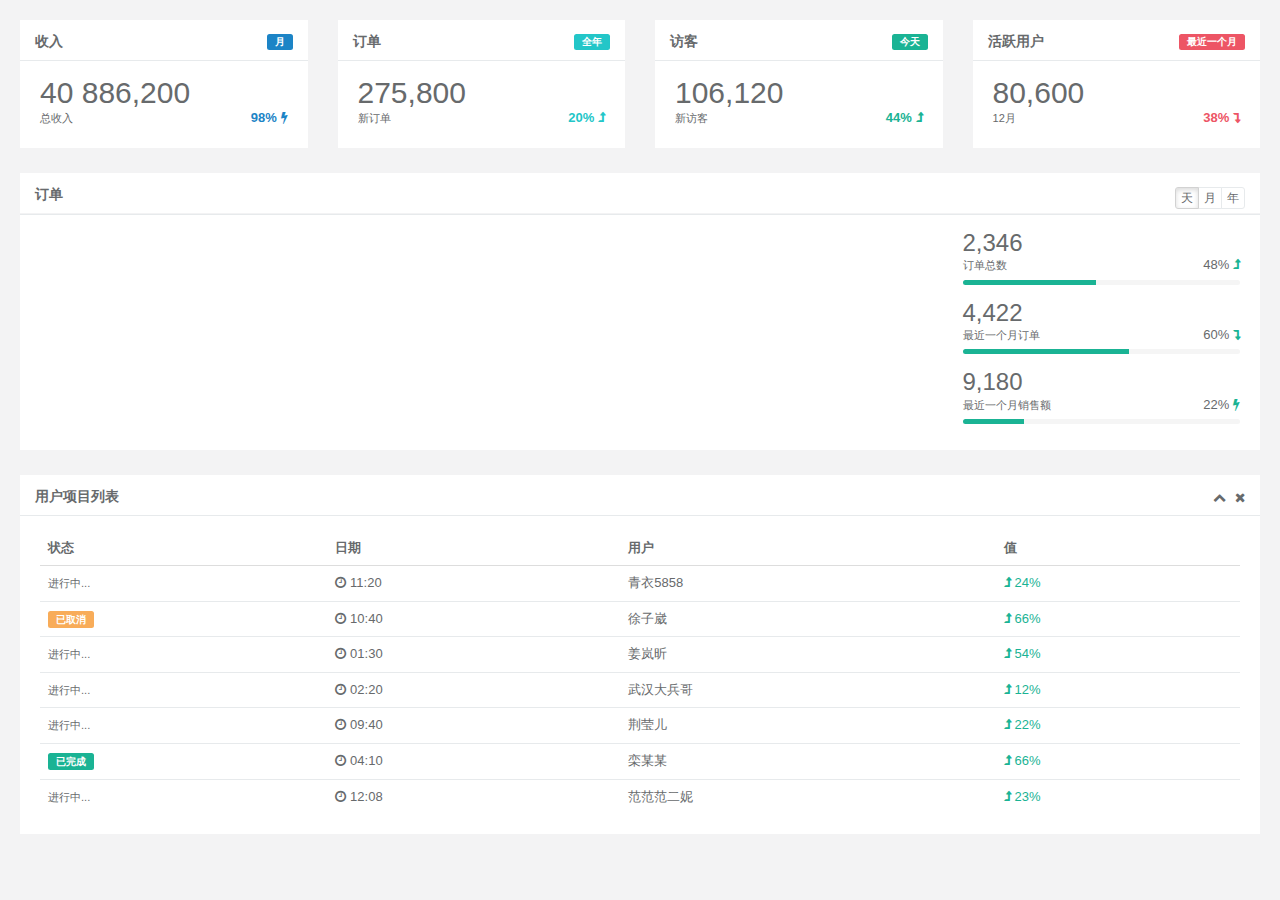
<file: ruoyi-admin/src/main/resources/templates/main_v1.html>
<!DOCTYPE html>
<html lang="zh" xmlns:th="http://www.thymeleaf.org">
<head>
    <meta charset="utf-8">
    <meta name="viewport" content="width=device-width, initial-scale=1.0">
    <title>统计</title>
    <link rel="shortcut icon" href="favicon.ico">
    <link href="../static/css/bootstrap.min.css" th:href="@{/css/bootstrap.min.css}" rel="stylesheet"/>
    <link href="../static/css/font-awesome.min.css" th:href="@{/css/font-awesome.min.css}" rel="stylesheet"/>
    <link href="../static/css/animate.min.css" th:href="@{/css/animate.min.css}" rel="stylesheet"/>
    <link href="../static/css/style.min.css" th:href="@{/css/style.min.css}" rel="stylesheet"/>
</head>

<body class="gray-bg">
    <div class="wrapper wrapper-content">

        <div class="row">
            <div class="col-sm-3">
                <div class="ibox float-e-margins">
                    <div class="ibox-title">
                        <span class="label label-success pull-right">月</span>
                        <h5>收入</h5>
                    </div>
                    <div class="ibox-content">
                        <h1 class="no-margins">40 886,200</h1>
                        <div class="stat-percent font-bold text-success">98% <i class="fa fa-bolt"></i>
                        </div>
                        <small>总收入</small>
                    </div>
                </div>
            </div>
            <div class="col-sm-3">
                <div class="ibox float-e-margins">
                    <div class="ibox-title">
                        <span class="label label-info pull-right">全年</span>
                        <h5>订单</h5>
                    </div>
                    <div class="ibox-content">
                        <h1 class="no-margins">275,800</h1>
                        <div class="stat-percent font-bold text-info">20% <i class="fa fa-level-up"></i>
                        </div>
                        <small>新订单</small>
                    </div>
                </div>
            </div>
            <div class="col-sm-3">
                <div class="ibox float-e-margins">
                    <div class="ibox-title">
                        <span class="label label-primary pull-right">今天</span>
                        <h5>访客</h5>
                    </div>
                    <div class="ibox-content">
                        <h1 class="no-margins">106,120</h1>
                        <div class="stat-percent font-bold text-navy">44% <i class="fa fa-level-up"></i>
                        </div>
                        <small>新访客</small>
                    </div>
                </div>
            </div>
            <div class="col-sm-3">
                <div class="ibox float-e-margins">
                    <div class="ibox-title">
                        <span class="label label-danger pull-right">最近一个月</span>
                        <h5>活跃用户</h5>
                    </div>
                    <div class="ibox-content">
                        <h1 class="no-margins">80,600</h1>
                        <div class="stat-percent font-bold text-danger">38% <i class="fa fa-level-down"></i>
                        </div>
                        <small>12月</small>
                    </div>
                </div>
            </div>
        </div>
        
        <div class="row">
            <div class="col-sm-12">
                <div class="ibox float-e-margins">
                    <div class="ibox-title">
                        <h5>订单</h5>
                        <div class="pull-right">
                            <div class="btn-group">
                                <button type="button" class="btn btn-xs btn-white active">天</button>
                                <button type="button" class="btn btn-xs btn-white">月</button>
                                <button type="button" class="btn btn-xs btn-white">年</button>
                            </div>
                        </div>
                    </div>
                    <div class="ibox-content">
                        <div class="row">
                            <div class="col-sm-9">
                                <div class="flot-chart">
                                    <div class="flot-chart-content" id="flot-dashboard-chart"></div>
                                </div>
                            </div>
                            <div class="col-sm-3">
                                <ul class="stat-list">
                                    <li>
                                        <h2 class="no-margins">2,346</h2>
                                        <small>订单总数</small>
                                        <div class="stat-percent">48% <i class="fa fa-level-up text-navy"></i>
                                        </div>
                                        <div class="progress progress-mini">
                                            <div style="width: 48%;" class="progress-bar"></div>
                                        </div>
                                    </li>
                                    <li>
                                        <h2 class="no-margins ">4,422</h2>
                                        <small>最近一个月订单</small>
                                        <div class="stat-percent">60% <i class="fa fa-level-down text-navy"></i>
                                        </div>
                                        <div class="progress progress-mini">
                                            <div style="width: 60%;" class="progress-bar"></div>
                                        </div>
                                    </li>
                                    <li>
                                        <h2 class="no-margins ">9,180</h2>
                                        <small>最近一个月销售额</small>
                                        <div class="stat-percent">22% <i class="fa fa-bolt text-navy"></i>
                                        </div>
                                        <div class="progress progress-mini">
                                            <div style="width: 22%;" class="progress-bar"></div>
                                        </div>
                                    </li>
                                 </ul>
                            </div>
                        </div>
                    </div>
                </div>
            </div>
        </div>
        
        <div class="row">
            <div class="col-sm-12">
                <div class="ibox float-e-margins">
                    <div class="ibox-title">
                        <h5>用户项目列表</h5>
                        <div class="ibox-tools">
                            <a class="collapse-link">
                                <i class="fa fa-chevron-up"></i>
                            </a>
                            <a class="close-link">
                                <i class="fa fa-times"></i>
                            </a>
                        </div>
                    </div>
                    <div class="ibox-content">
                        <table class="table table-hover no-margins">
                            <thead>
                                <tr>
                                    <th>状态</th>
                                    <th>日期</th>
                                    <th>用户</th>
                                    <th>值</th>
                                </tr>
                            </thead>
                            <tbody>
                                <tr>
                                    <td><small>进行中...</small>
                                    </td>
                                    <td><i class="fa fa-clock-o"></i> 11:20</td>
                                    <td>青衣5858</td>
                                    <td class="text-navy"> <i class="fa fa-level-up"></i> 24%</td>
                                </tr>
                                <tr>
                                    <td><span class="label label-warning">已取消</span>
                                    </td>
                                    <td><i class="fa fa-clock-o"></i> 10:40</td>
                                    <td>徐子崴</td>
                                    <td class="text-navy"> <i class="fa fa-level-up"></i> 66%</td>
                                </tr>
                                <tr>
                                    <td><small>进行中...</small>
                                    </td>
                                    <td><i class="fa fa-clock-o"></i> 01:30</td>
                                    <td>姜岚昕</td>
                                    <td class="text-navy"> <i class="fa fa-level-up"></i> 54%</td>
                                </tr>
                                <tr>
                                    <td><small>进行中...</small>
                                    </td>
                                    <td><i class="fa fa-clock-o"></i> 02:20</td>
                                    <td>武汉大兵哥</td>
                                    <td class="text-navy"> <i class="fa fa-level-up"></i> 12%</td>
                                </tr>
                                <tr>
                                    <td><small>进行中...</small>
                                    </td>
                                    <td><i class="fa fa-clock-o"></i> 09:40</td>
                                    <td>荆莹儿</td>
                                    <td class="text-navy"> <i class="fa fa-level-up"></i> 22%</td>
                                </tr>
                                <tr>
                                    <td><span class="label label-primary">已完成</span>
                                    </td>
                                    <td><i class="fa fa-clock-o"></i> 04:10</td>
                                    <td>栾某某</td>
                                    <td class="text-navy"> <i class="fa fa-level-up"></i> 66%</td>
                                </tr>
                                <tr>
                                    <td><small>进行中...</small>
                                    </td>
                                    <td><i class="fa fa-clock-o"></i> 12:08</td>
                                    <td>范范范二妮</td>
                                    <td class="text-navy"> <i class="fa fa-level-up"></i> 23%</td>
                                </tr>
                            </tbody>
                        </table>
                    </div>
                </div>
            </div>
         </div>
      </div>
    </div>
    <script th:src="@{/js/jquery.min.js}"></script>
    <script th:src="@{/js/bootstrap.min.js}"></script>
    <script th:src="@{/ajax/libs/flot/jquery.flot.js}"></script>
    
    <th:block th:include="include :: sparkline-js" />
    <script type="text/javascript">
	    $(document).ready(function () {
	        var data2 = [
	            [gd(2012, 1, 1), 7], [gd(2012, 1, 2), 6], [gd(2012, 1, 3), 4], [gd(2012, 1, 4), 8],
	            [gd(2012, 1, 5), 9], [gd(2012, 1, 6), 7], [gd(2012, 1, 7), 5], [gd(2012, 1, 8), 4],
	            [gd(2012, 1, 9), 7], [gd(2012, 1, 10), 8], [gd(2012, 1, 11), 9], [gd(2012, 1, 12), 6],
	            [gd(2012, 1, 13), 4], [gd(2012, 1, 14), 5], [gd(2012, 1, 15), 11], [gd(2012, 1, 16), 8],
	            [gd(2012, 1, 17), 8], [gd(2012, 1, 18), 11], [gd(2012, 1, 19), 11], [gd(2012, 1, 20), 6],
	            [gd(2012, 1, 21), 6], [gd(2012, 1, 22), 8], [gd(2012, 1, 23), 11], [gd(2012, 1, 24), 13],
	            [gd(2012, 1, 25), 7], [gd(2012, 1, 26), 9], [gd(2012, 1, 27), 9], [gd(2012, 1, 28), 8],
	            [gd(2012, 1, 29), 5], [gd(2012, 1, 30), 8], [gd(2012, 1, 31), 25]
	        ];
	
	        var data3 = [
	            [gd(2012, 1, 1), 800], [gd(2012, 1, 2), 500], [gd(2012, 1, 3), 600], [gd(2012, 1, 4), 700],
	            [gd(2012, 1, 5), 500], [gd(2012, 1, 6), 456], [gd(2012, 1, 7), 800], [gd(2012, 1, 8), 589],
	            [gd(2012, 1, 9), 467], [gd(2012, 1, 10), 876], [gd(2012, 1, 11), 689], [gd(2012, 1, 12), 700],
	            [gd(2012, 1, 13), 500], [gd(2012, 1, 14), 600], [gd(2012, 1, 15), 700], [gd(2012, 1, 16), 786],
	            [gd(2012, 1, 17), 345], [gd(2012, 1, 18), 888], [gd(2012, 1, 19), 888], [gd(2012, 1, 20), 888],
	            [gd(2012, 1, 21), 987], [gd(2012, 1, 22), 444], [gd(2012, 1, 23), 999], [gd(2012, 1, 24), 567],
	            [gd(2012, 1, 25), 786], [gd(2012, 1, 26), 666], [gd(2012, 1, 27), 888], [gd(2012, 1, 28), 900],
	            [gd(2012, 1, 29), 178], [gd(2012, 1, 30), 555], [gd(2012, 1, 31), 993]
	        ];
	
	
	        var dataset = [
	            {
	                label: "订单数",
	                data: data3,
	                color: "#1ab394",
	                bars: {
	                    show: true,
	                    align: "center",
	                    barWidth: 24 * 60 * 60 * 600,
	                    lineWidth: 0
	                }
	
	            }, {
	                label: "付款数",
	                data: data2,
	                yaxis: 2,
	                color: "#464f88",
	                lines: {
	                    lineWidth: 1,
	                    show: true,
	                    fill: true,
	                    fillColor: {
	                        colors: [{
	                            opacity: 0.2
	                        }, {
	                            opacity: 0.2
	                        }]
	                    }
	                },
	                splines: {
	                    show: false,
	                    tension: 0.6,
	                    lineWidth: 1,
	                    fill: 0.1
	                },
	            }
	        ];
	
	
	        var options = {
	            xaxis: {
	                mode: "time",
	                tickSize: [3, "day"],
	                tickLength: 0,
	                axisLabel: "Date",
	                axisLabelUseCanvas: true,
	                axisLabelFontSizePixels: 12,
	                axisLabelFontFamily: 'Arial',
	                axisLabelPadding: 10,
	                color: "#838383"
	            },
	            yaxes: [{
	                    position: "left",
	                    max: 1070,
	                    color: "#838383",
	                    axisLabelUseCanvas: true,
	                    axisLabelFontSizePixels: 12,
	                    axisLabelFontFamily: 'Arial',
	                    axisLabelPadding: 3
	            }, {
	                    position: "right",
	                    clolor: "#838383",
	                    axisLabelUseCanvas: true,
	                    axisLabelFontSizePixels: 12,
	                    axisLabelFontFamily: ' Arial',
	                    axisLabelPadding: 67
	            }
	            ],
	            legend: {
	                noColumns: 1,
	                labelBoxBorderColor: "#000000",
	                position: "nw"
	            },
	            grid: {
	                hoverable: false,
	                borderWidth: 0,
	                color: '#838383'
	            }
	        };
	
	        function gd(year, month, day) {
	            return new Date(year, month - 1, day).getTime();
	        }
	
	        var previousPoint = null,
	            previousLabel = null;
	
	        $.plot($("#flot-dashboard-chart"), dataset, options);
	    });
    </script>
</body>
</html>
</file>
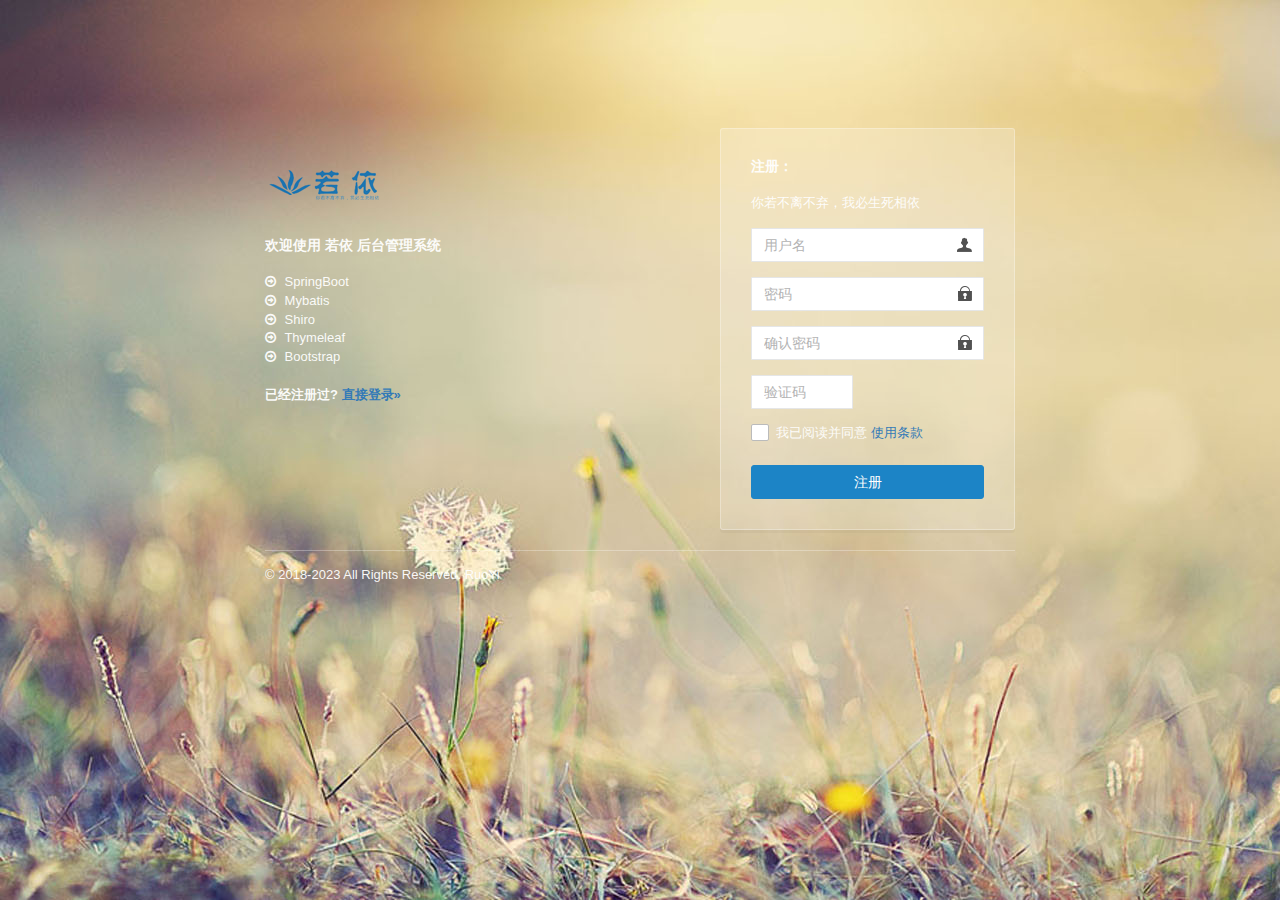
<file: ruoyi-admin/src/main/resources/templates/register.html>
<!DOCTYPE html>
<html  lang="zh" xmlns:th="http://www.thymeleaf.org">
<head>
    <meta charset="utf-8">
    <meta name="viewport" content="width=device-width, initial-scale=1.0, maximum-scale=1.0">
    <title>注册若依系统</title>
    <meta name="description" content="若依后台管理框架">
    <link href="../static/css/bootstrap.min.css" th:href="@{/css/bootstrap.min.css}" rel="stylesheet"/>
    <link href="../static/css/font-awesome.min.css" th:href="@{/css/font-awesome.min.css}" rel="stylesheet"/>
    <link href="../static/css/style.min.css" th:href="@{/css/style.min.css}" rel="stylesheet"/>
    <link href="../static/css/login.min.css" th:href="@{/css/login.min.css}" rel="stylesheet"/>
    <link href="../static/ruoyi/css/ry-ui.css" th:href="@{/ruoyi/css/ry-ui.css?v=4.7.7}" rel="stylesheet"/>
    <!-- 360浏览器急速模式 -->
    <meta name="renderer" content="webkit">
    <!-- 避免IE使用兼容模式 -->
    <meta http-equiv="X-UA-Compatible" content="IE=edge">
    <link rel="shortcut icon" href="../static/favicon.ico" th:href="@{favicon.ico}"/>
    <style type="text/css">label.error { position:inherit;  }</style>
</head>
<body class="signin">
    <div class="signinpanel">
        <div class="row">
            <div class="col-sm-7">
                <div class="signin-info">
                    <div class="logopanel m-b">
                        <h1><img alt="[ 若依 ]" src="../static/ruoyi.png" th:src="@{/ruoyi.png}"></h1>
                    </div>
                    <div class="m-b"></div>
                    <h4>欢迎使用 <strong>若依 后台管理系统</strong></h4>
                    <ul class="m-b">
                        <li><i class="fa fa-arrow-circle-o-right m-r-xs"></i> SpringBoot</li>
                        <li><i class="fa fa-arrow-circle-o-right m-r-xs"></i> Mybatis</li>
                        <li><i class="fa fa-arrow-circle-o-right m-r-xs"></i> Shiro</li>
                        <li><i class="fa fa-arrow-circle-o-right m-r-xs"></i> Thymeleaf</li>
                        <li><i class="fa fa-arrow-circle-o-right m-r-xs"></i> Bootstrap</li>
                    </ul>
                    <strong>已经注册过? <a th:href="@{/login}">直接登录&raquo;</a></strong>
                </div>
            </div>
            <div class="col-sm-5">
                <form id="registerForm" autocomplete="off">
                    <h4 class="no-margins">注册：</h4>
                    <p class="m-t-md">你若不离不弃，我必生死相依</p>
                    <input type="text"     name="username" class="form-control uname"         placeholder="用户名"   maxlength="20" />
                    <input type="password" name="password" class="form-control pword"         placeholder="密码"     maxlength="20" />
                    <input type="password" name="confirmPassword" class="form-control pword"  placeholder="确认密码" maxlength="20" />
					<div class="row m-t" th:if="${captchaEnabled==true}">
						<div class="col-xs-6">
						    <input type="text" name="validateCode" class="form-control code"  placeholder="验证码"   maxlength="5" >
						</div>
						<div class="col-xs-6">
							<a href="javascript:void(0);" title="点击更换验证码">
								<img th:src="@{/captcha/captchaImage(type=${captchaType})}" class="imgcode" width="85%"/>
							</a>
						</div>
					</div>
                    <div class="checkbox-custom" th:classappend="${captchaEnabled==false} ? 'm-t'">
				        <input type="checkbox" id="acceptTerm" name="acceptTerm"> <label for="acceptTerm">我已阅读并同意</label>
				        <a href="https://gitee.com/y_project/RuoYi/blob/master/README.md" target="_blank">使用条款</a>
				    </div>
                    <button class="btn btn-success btn-block" id="btnSubmit" data-loading="正在验证注册，请稍候...">注册</button>
                </form>
            </div>
        </div>
        <div class="signup-footer">
            <div class="pull-left">
                &copy; 2018-2023 All Rights Reserved. RuoYi <br>
            </div>
        </div>
    </div>
<script th:inline="javascript"> var ctx = [[@{/}]]; var captchaType = [[${captchaType}]]; </script>
<!-- 全局js -->
<script src="../static/js/jquery.min.js" th:src="@{/js/jquery.min.js}"></script>
<script src="../static/ajax/libs/validate/jquery.validate.min.js" th:src="@{/ajax/libs/validate/jquery.validate.min.js}"></script>
<script src="../static/ajax/libs/layer/layer.min.js" th:src="@{/ajax/libs/layer/layer.min.js}"></script>
<script src="../static/ajax/libs/blockUI/jquery.blockUI.js" th:src="@{/ajax/libs/blockUI/jquery.blockUI.js}"></script>
<script src="../static/ruoyi/js/ry-ui.js" th:src="@{/ruoyi/js/ry-ui.js?v=4.7.7}"></script>
<script src="../static/ruoyi/register.js" th:src="@{/ruoyi/register.js}"></script>
</body>
</html>
</file>
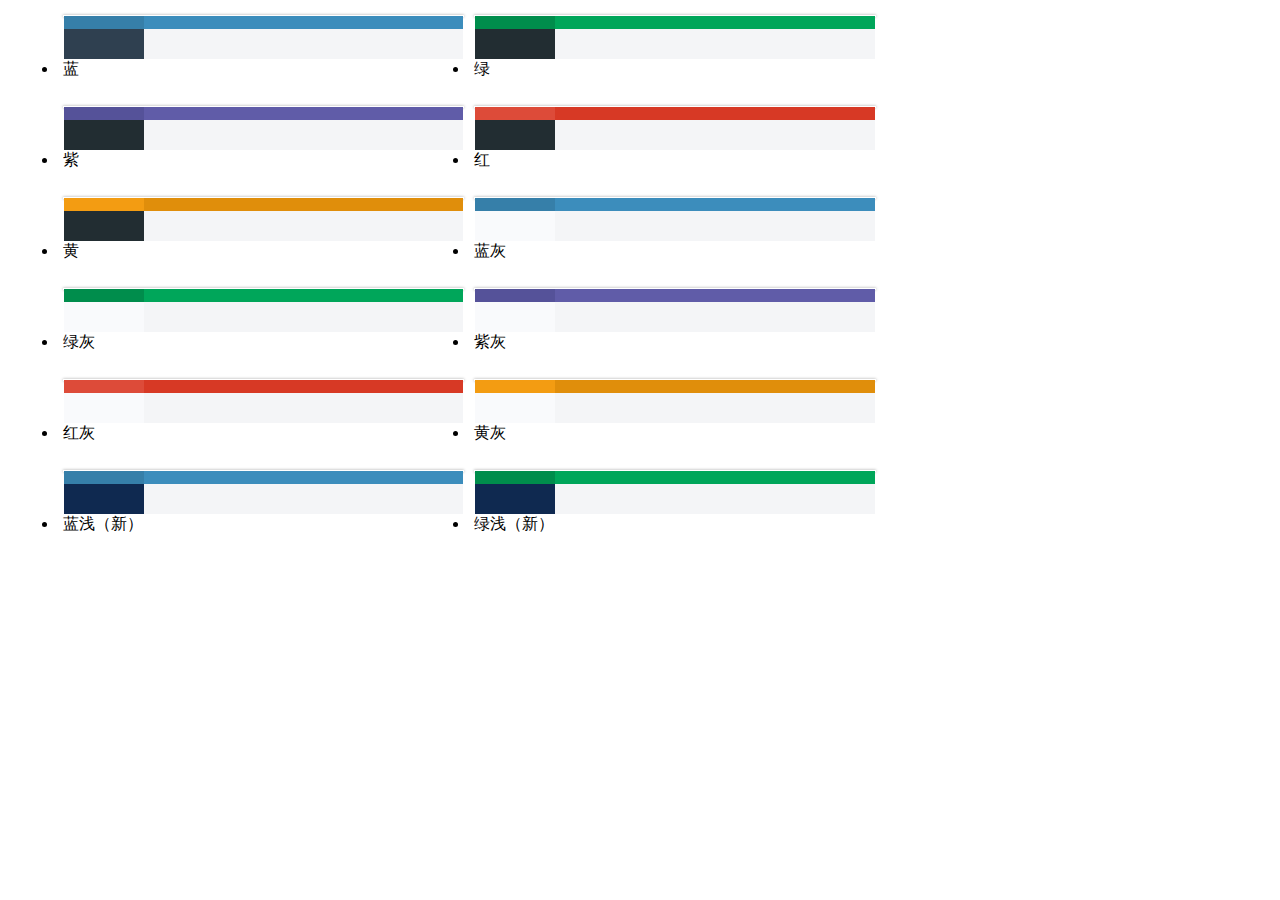
<file: ruoyi-admin/src/main/resources/templates/skin.html>
<!DOCTYPE html>
<html  lang="zh" xmlns:th="http://www.thymeleaf.org">
<head>
    <meta charset="utf-8">
    <meta name="viewport" content="width=device-width, initial-scale=1.0">
    <meta name="renderer" content="webkit">
    <title>主题选择</title>
    <!--[if lt IE 9]>
    <meta http-equiv="refresh" content="0;ie.html"/>
    <![endif]-->
    <link rel="shortcut icon" href="../static/favicon.ico" th:href="@{favicon.ico}"/>
    <link th:href="@{/css/bootstrap.min.css}" rel="stylesheet"/>
    <link th:href="@{/css/style.min.css}" rel="stylesheet"/>
    <style type="text/css">
		.list-unstyled{margin:10px;}
		.full-opacity-hover{opacity:1;filter:alpha(opacity=1);border:1px solid #fff}
		.full-opacity-hover:hover{border:1px solid #f00;}
	</style>
</head>
<body class="gray-bg">
<ul class="list-unstyled clearfix">
	<li style="float:left; width: 33.33333%; padding: 5px;">
		<a href="javascript:" data-skin="skin-blue|theme-dark" style="display: block; box-shadow: 0 0 3px rgba(0,0,0,0.4)" class="clearfix full-opacity-hover">
			<span style="width: 20%; float: left; height: 13px; background: #367fa9"></span>
			<span style="width: 80%; float: left; height: 13px; background: #3c8dbc"></span>
			<span style="width: 20%; float: left; height: 30px; background: #2f4050"></span>
			<span style="width: 80%; float: left; height: 30px; background: #f4f5f7"></span>
		</a>
		<p class="text-center">蓝</p>
	</li>
	
	<li style="float:left; width: 33.33333%; padding: 5px;">
		<a href="javascript:" data-skin="skin-green|theme-dark" style="display: block; box-shadow: 0 0 3px rgba(0,0,0,0.4)" class="clearfix full-opacity-hover">
			<span style="width: 20%; float: left; height: 13px; background: #008d4c"></span>
			<span style="width: 80%; float: left; height: 13px; background: #00a65a"></span>
			<span style="width: 20%; float: left; height: 30px; background: #222d32"></span>
			<span style="width: 80%; float: left; height: 30px; background: #f4f5f7"></span>
		</a>
		<p class="text-center">绿</p>
	</li>
	
	<li style="float:left; width: 33.33333%; padding: 5px;">
		<a href="javascript:" data-skin="skin-purple|theme-dark" style="display: block; box-shadow: 0 0 3px rgba(0,0,0,0.4)" class="clearfix full-opacity-hover">
			<span style="width: 20%; float: left; height: 13px; background: #555299"></span>
			<span style="width: 80%; float: left; height: 13px; background: #605ca8"></span>
			<span style="width: 20%; float: left; height: 30px; background: #222d32"></span>
			<span style="width: 80%; float: left; height: 30px; background: #f4f5f7"></span>
		</a>
		<p class="text-center">紫</p>
	</li>
	
	<li style="float:left; width: 33.33333%; padding: 5px;">
		<a href="javascript:" data-skin="skin-red|theme-dark" style="display: block; box-shadow: 0 0 3px rgba(0,0,0,0.4)" class="clearfix full-opacity-hover">
			<span style="width: 20%; float: left; height: 13px; background: #dd4b39"></span>
			<span style="width: 80%; float: left; height: 13px; background: #d73925"></span>
			<span style="width: 20%; float: left; height: 30px; background: #222d32"></span>
			<span style="width: 80%; float: left; height: 30px; background: #f4f5f7"></span>
		</a>
		<p class="text-center">红</p>
	</li>
	
	<li style="float:left; width: 33.33333%; padding: 5px;">
		<a href="javascript:" data-skin="skin-yellow|theme-dark" style="display: block; box-shadow: 0 0 3px rgba(0,0,0,0.4)" class="clearfix full-opacity-hover">
			<span style="width: 20%; float: left; height: 13px; background: #f39c12"></span>
			<span style="width: 80%; float: left; height: 13px; background: #e08e0b"></span>
			<span style="width: 20%; float: left; height: 30px; background: #222d32"></span>
			<span style="width: 80%; float: left; height: 30px; background: #f4f5f7"></span>
		</a>
		<p class="text-center">黄</p>
	</li>
	
	<li style="float:left; width: 33.33333%; padding: 5px;">
		<a href="javascript:" data-skin="skin-blue|theme-light" style="display: block; box-shadow: 0 0 3px rgba(0,0,0,0.4)" class="clearfix full-opacity-hover">
			<span style="width: 20%; float: left; height: 13px; background: #367fa9"></span>
			<span style="width: 80%; float: left; height: 13px; background: #3c8dbc"></span>
			<span style="width: 20%; float: left; height: 30px; background: #f9fafc"></span>
			<span style="width: 80%; float: left; height: 30px; background: #f4f5f7"></span>
		</a>
		<p class="text-center">蓝灰</p>
	</li>
	
	<li style="float:left; width: 33.33333%; padding: 5px;">
		<a href="javascript:" data-skin="skin-green|theme-light" style="display: block; box-shadow: 0 0 3px rgba(0,0,0,0.4)" class="clearfix full-opacity-hover">
			<span style="width: 20%; float: left; height: 13px; background: #008d4c"></span>
			<span style="width: 80%; float: left; height: 13px; background: #00a65a"></span>
			<span style="width: 20%; float: left; height: 30px; background: #f9fafc"></span>
			<span style="width: 80%; float: left; height: 30px; background: #f4f5f7"></span>
		</a>
		<p class="text-center">绿灰</p>
	</li>
	
	<li style="float:left; width: 33.33333%; padding: 5px;">
		<a href="javascript:" data-skin="skin-purple|theme-light" style="display: block; box-shadow: 0 0 3px rgba(0,0,0,0.4)" class="clearfix full-opacity-hover">
			<span style="width: 20%; float: left; height: 13px; background: #555299"></span>
			<span style="width: 80%; float: left; height: 13px; background: #605ca8"></span>
			<span style="width: 20%; float: left; height: 30px; background: #f9fafc"></span>
			<span style="width: 80%; float: left; height: 30px; background: #f4f5f7"></span>
		</a>
		<p class="text-center">紫灰</p>
	</li>
	
	<li style="float:left; width: 33.33333%; padding: 5px;">
		<a href="javascript:" data-skin="skin-red|theme-light" style="display: block; box-shadow: 0 0 3px rgba(0,0,0,0.4)" class="clearfix full-opacity-hover">
			<span style="width: 20%; float: left; height: 13px; background: #dd4b39"></span>
			<span style="width: 80%; float: left; height: 13px; background: #d73925"></span>
			<span style="width: 20%; float: left; height: 30px; background: #f9fafc"></span>
			<span style="width: 80%; float: left; height: 30px; background: #f4f5f7"></span>
		</a>
		<p class="text-center">红灰</p>
	</li>
	
	<li style="float:left; width: 33.33333%; padding: 5px;">
		<a href="javascript:" data-skin="skin-yellow|theme-light" style="display: block; box-shadow: 0 0 3px rgba(0,0,0,0.4)" class="clearfix full-opacity-hover">
			<span style="width: 20%; float: left; height: 13px; background: #f39c12"></span>
			<span style="width: 80%; float: left; height: 13px; background: #e08e0b"></span>
			<span style="width: 20%; float: left; height: 30px; background: #f9fafc"></span>
			<span style="width: 80%; float: left; height: 30px; background: #f4f5f7"></span>
		</a>
		<p class="text-center">黄灰</p>
	</li>
	
	<li style="float:left; width: 33.33333%; padding: 5px;">
		<a href="javascript:" data-skin="skin-blue|theme-blue" style="display: block; box-shadow: 0 0 3px rgba(0,0,0,0.4)" class="clearfix full-opacity-hover">
			<span style="width: 20%; float: left; height: 13px; background: #367fa9"></span>
			<span style="width: 80%; float: left; height: 13px; background: #3c8dbc"></span>
			<span style="width: 20%; float: left; height: 30px; background: rgba(15,41,80,1)"></span>
			<span style="width: 80%; float: left; height: 30px; background: #f4f5f7"></span>
		</a>
		<p class="text-center">蓝浅（新）</p>
	</li>
	<li style="float:left; width: 33.33333%; padding: 5px;">
		<a href="javascript:" data-skin="skin-green|theme-blue" style="display: block; box-shadow: 0 0 3px rgba(0,0,0,0.4)" class="clearfix full-opacity-hover">
			<span style="width: 20%; float: left; height: 13px; background: #008d4c"></span>
			<span style="width: 80%; float: left; height: 13px; background: #00a65a"></span>
			<span style="width: 20%; float: left; height: 30px; background: rgba(15,41,80,1)"></span>
			<span style="width: 80%; float: left; height: 30px; background: #f4f5f7"></span>
		</a>
		<p class="text-center">绿浅（新）</p>
	</li>
</ul>
</body>
<script th:src="@{/js/jquery.min.js}"></script>
<script th:src="@{/ruoyi/js/common.js?v=4.7.7}"></script>
<script type="text/javascript">
//皮肤样式列表
var skins = ["skin-blue", "skin-green", "skin-purple", "skin-red", "skin-yellow"];

// 主题样式列表
var themes = ["theme-dark", "theme-light", "theme-blue"];

$("[data-skin]").on('click',
function(e) {
    var skin = $(this).data('skin');
    $.each(skins, function(i) {
        parent.$("body").removeClass(skins[i]);
    });
    $.each(themes, function(i) {
        parent.$("body").removeClass(themes[i]);
    });
    parent.$("body").addClass(skin.split('|')[0]);
    parent.$("body").addClass(skin.split('|')[1]);
    storage.set('skin', skin);
});
</script>
</html>
</file>
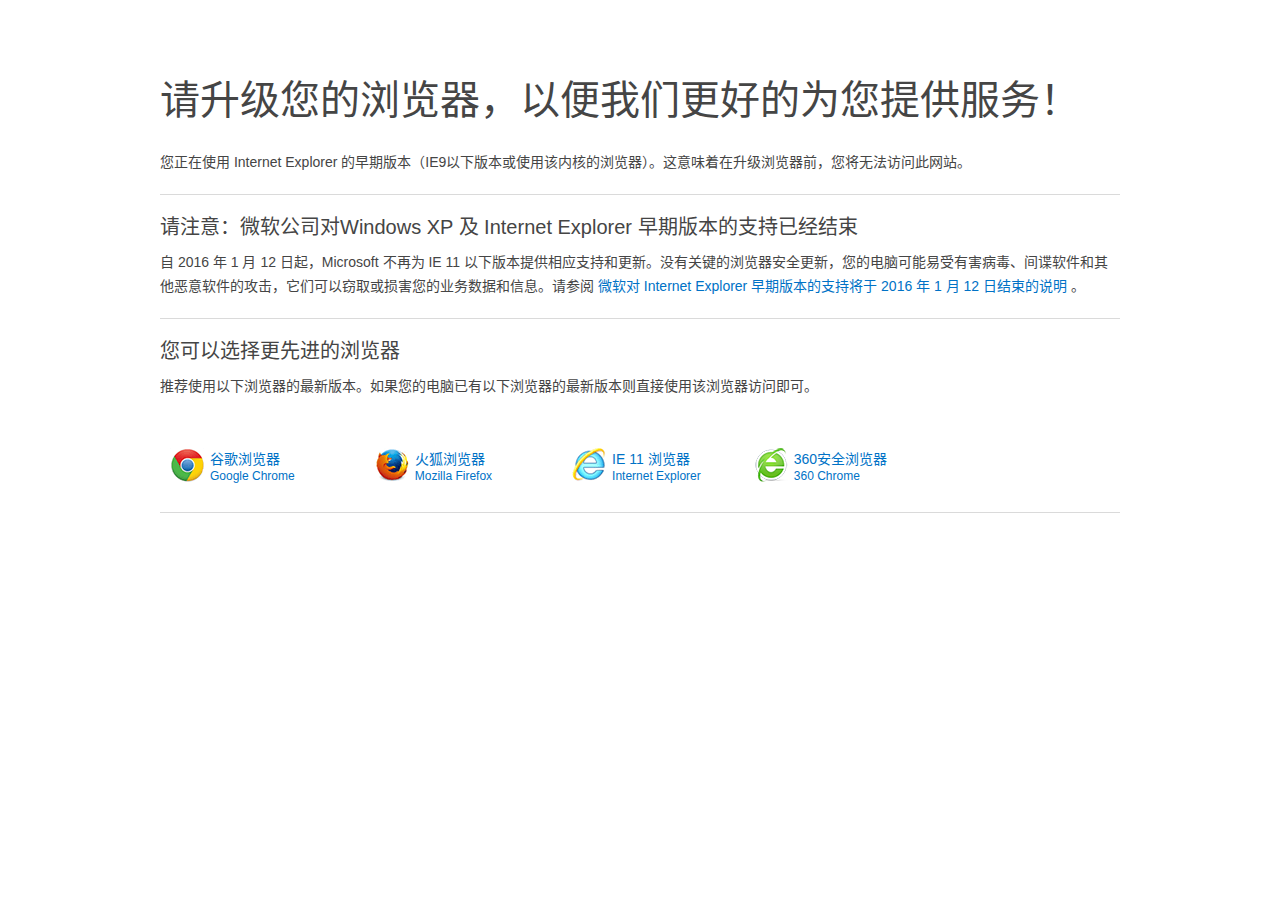
<file: ruoyi-admin/src/main/resources/static/html/ie.html>
<!DOCTYPE html>
<html lang="zh-CN">
<head>
    <meta charset="UTF-8" />
    <title>请升级您的浏览器</title>
    <meta http-equiv="X-UA-Compatible" content="IE=Edge,chrome=1" >
    <meta name="renderer" content="webkit">
    <base target="_blank" />
    <style type="text/css">
        html,body,div,span,applet,object,iframe,h1,h2,h3,h4,h5,h6,p,blockquote,pre,a,abbr,acronym,address,big,cite,code,del,dfn,em,img,ins,kbd,q,s,samp,small,strike,strong,sub,sup,tt,var,b,u,i,center,dl,dt,dd,ol,ul,li,fieldset,form,label,legend,table,caption,tbody,tfoot,thead,tr,th,td,article,aside,canvas,details,embed,figure,figcaption,footer,header,hgroup,menu,nav,output,ruby,section,summary,time,mark,audio,video{border:0;font-size:100%;font:inherit;vertical-align:baseline;margin:0;padding:0}article,aside,details,figcaption,figure,footer,header,hgroup,menu,nav,section{display:block}body{line-height:1}ol,ul{list-style:none}blockquote,q{quotes:none}blockquote:before,blockquote:after,q:before,q:after{content:none}table{border-collapse:collapse;border-spacing:0}
        a{text-decoration:none;color:#0072c6;}a:hover{text-decoration:none;color:#004d8c;}
        body{width:960px;margin:0 auto;padding:10px;font-size:14px;line-height:24px;color:#454545;font-family:'Microsoft YaHei UI','Microsoft YaHei',DengXian,SimSun,'Segoe UI',Tahoma,Helvetica,sans-serif;overflow-y:scroll}
        h1{font-size:40px;line-height:80px;font-weight:100;margin-bottom:10px;}
        h2{font-size:20px;line-height:25px;font-weight:100;margin:10px 0;}
        em{color:red}
        p{margin-bottom:10px;}
        hr{margin:20px 0;border:0;border-top:1px solid #dadada}
        span{display:block;font-size:12px;line-height:12px;}
        .clean{clear:both;}
        .browser{padding:10px 10px;}
        .browser li{width:auto;padding:0 80px;margin-top:30px;height:34px;line-height:22px;float:left;list-style:none;background:url([data-uri]) no-repeat;padding-left:40px}
        .browser .browser-firefox{background-position:0 -34px}
        .browser .browser-ie{background-position:0 -68px;margin-left:0px}
        .browser .browser-360{background-position:0 -170px;margin-left: -27px}
    </style>
</head>
<body style="margin-top:50px">
<h1>请升级您的浏览器，以便我们更好的为您提供服务！</h1>
<p>您正在使用 Internet Explorer 的早期版本（IE9以下版本或使用该内核的浏览器）。这意味着在升级浏览器前，您将无法访问此网站。</p>
<hr>
<h2>请注意：微软公司对Windows XP 及 Internet Explorer 早期版本的支持已经结束</h2>
<p>自 2016 年 1 月 12 日起，Microsoft 不再为 IE 11 以下版本提供相应支持和更新。没有关键的浏览器安全更新，您的电脑可能易受有害病毒、间谍软件和其他恶意软件的攻击，它们可以窃取或损害您的业务数据和信息。请参阅 <a href="https://www.microsoft.com/zh-cn/WindowsForBusiness/End-of-IE-support">微软对 Internet Explorer 早期版本的支持将于 2016 年 1 月 12 日结束的说明</a> 。</p>
<hr>
<h2>您可以选择更先进的浏览器</h2>
<p>推荐使用以下浏览器的最新版本。如果您的电脑已有以下浏览器的最新版本则直接使用该浏览器访问即可。</p>
<ul class="browser">
    <li class="browser-chrome"><a href="https://www.google.cn/chrome/browser/desktop/index.html?hl=zh-CN&standalone=1"> 谷歌浏览器<span>Google Chrome</span></a></li>
    <li class="browser-firefox"><a href="https://www.mozilla.org/zh-CN/firefox/new/"> 火狐浏览器<span>Mozilla Firefox</span></a></li>
    <li class="browser-ie"><a href="https://windows.microsoft.com/zh-cn/internet-explorer/download-ie"> IE 11 浏览器<span>Internet Explorer</span></a></li>
    <li class="browser-360"><a href="http://se.360.cn/"> 360安全浏览器<span>360 Chrome</span></a></li>
    <div class="clean"></div>
</ul>
<hr>
</body>
</html>
</file>
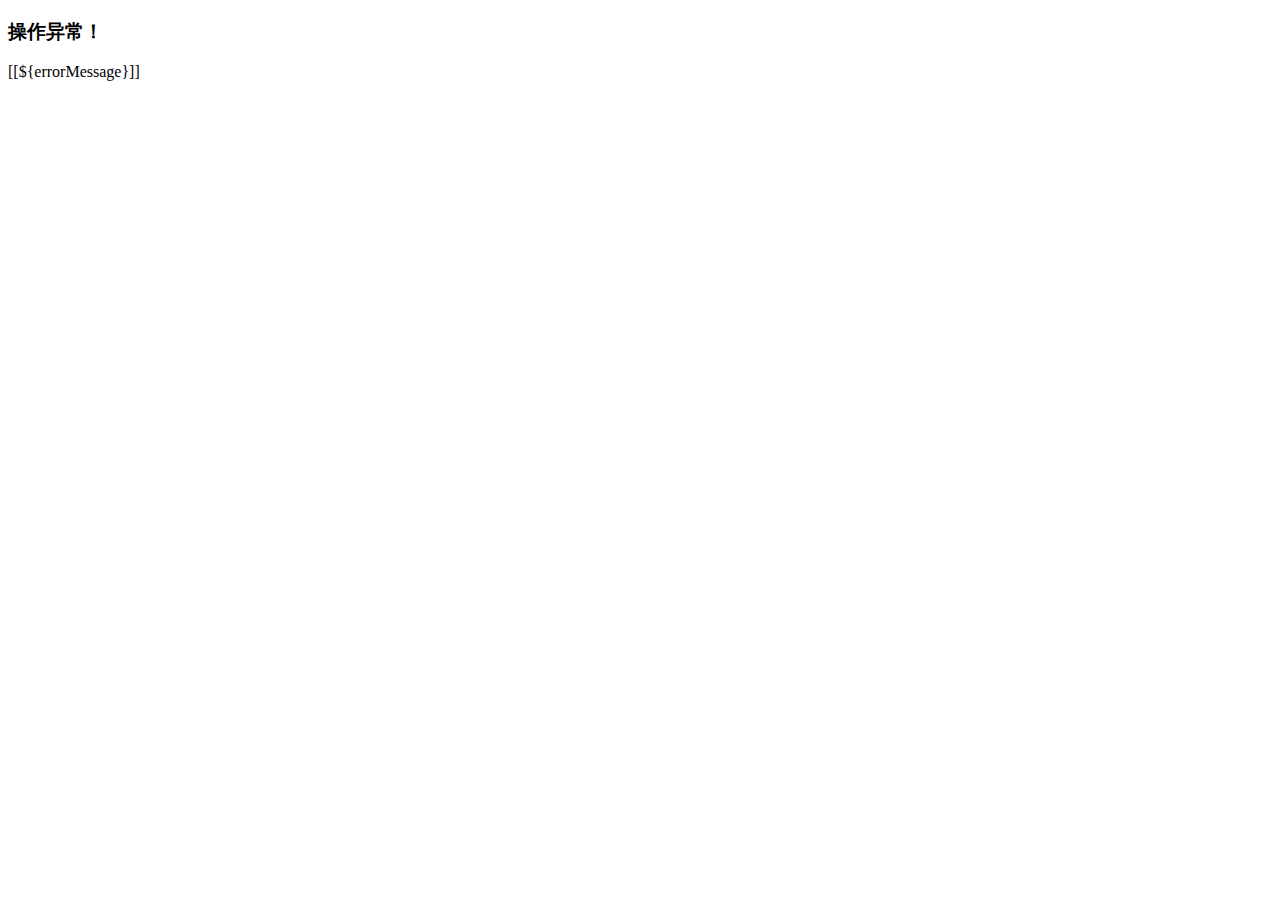
<file: ruoyi-admin/src/main/resources/templates/error/service.html>
<!DOCTYPE html>
<html lang="zh">
<head>
    <meta charset="utf-8">
    <meta name="viewport" content="width=device-width, initial-scale=1.0">
    <title>RuoYi - 500</title>
	<link th:href="@{/css/bootstrap.min.css}" rel="stylesheet"/>
    <link th:href="@{/css/animate.min.css}" rel="stylesheet"/>
    <link th:href="@{/css/style.min.css}" rel="stylesheet"/>
</head>
<body class="gray-bg">
    <div class="middle-box text-center animated fadeInDown">
        <h3 class="font-bold">操作异常！</h3>

        <div class="error-desc">
            [[${errorMessage}]]
        </div>
    </div>
</body>
</html>
</file>
